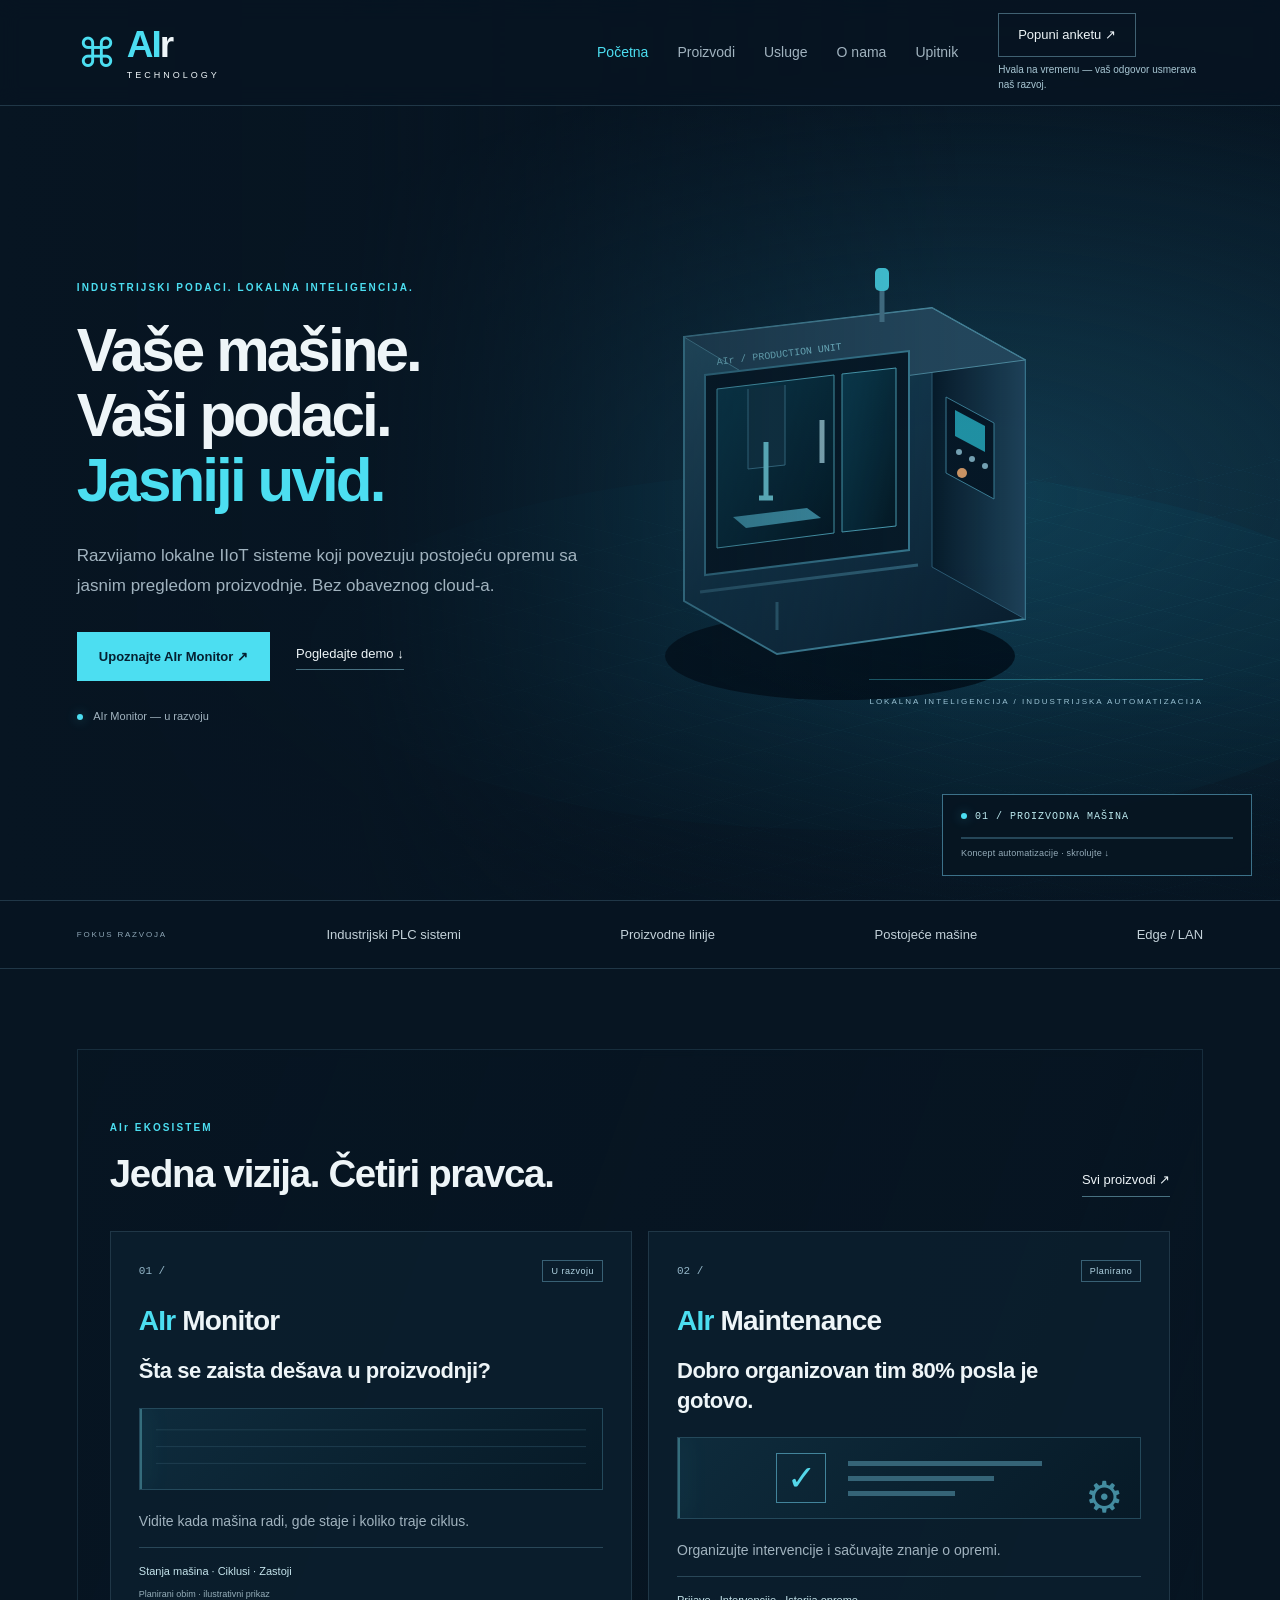
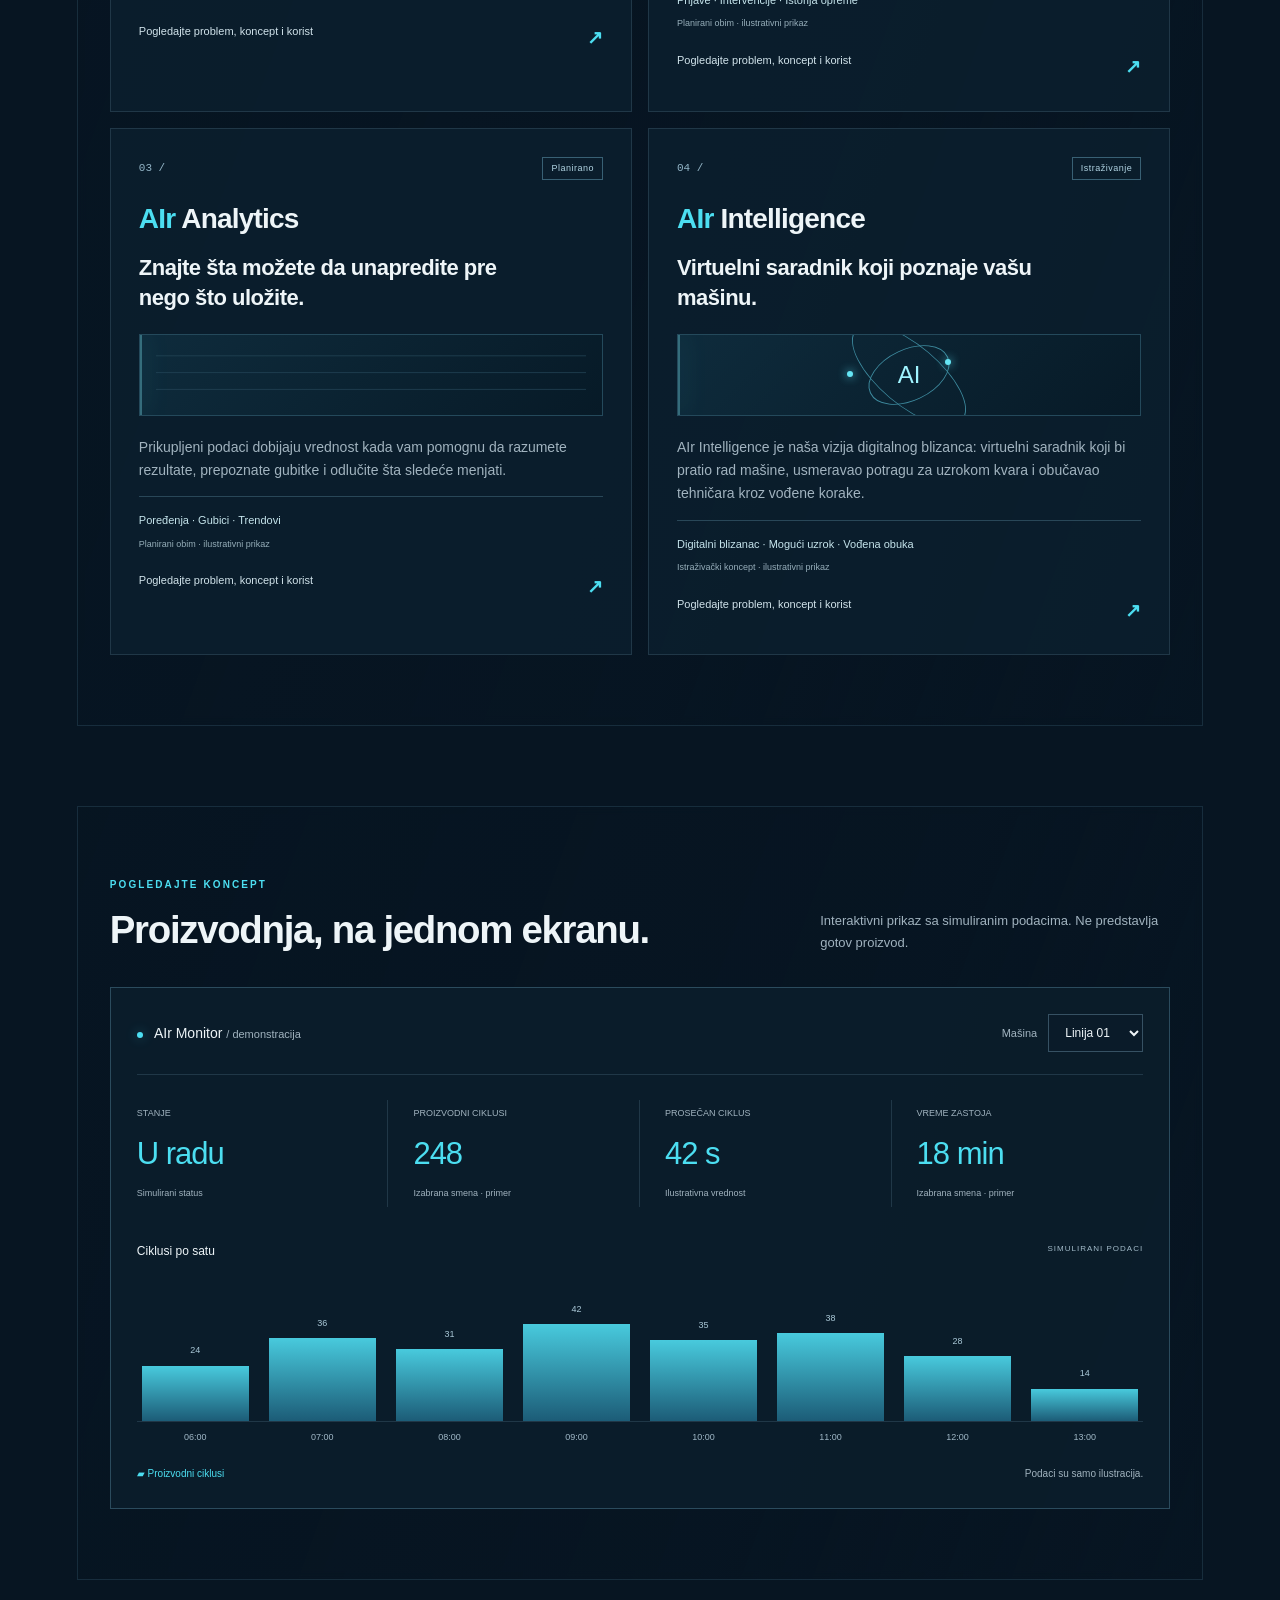
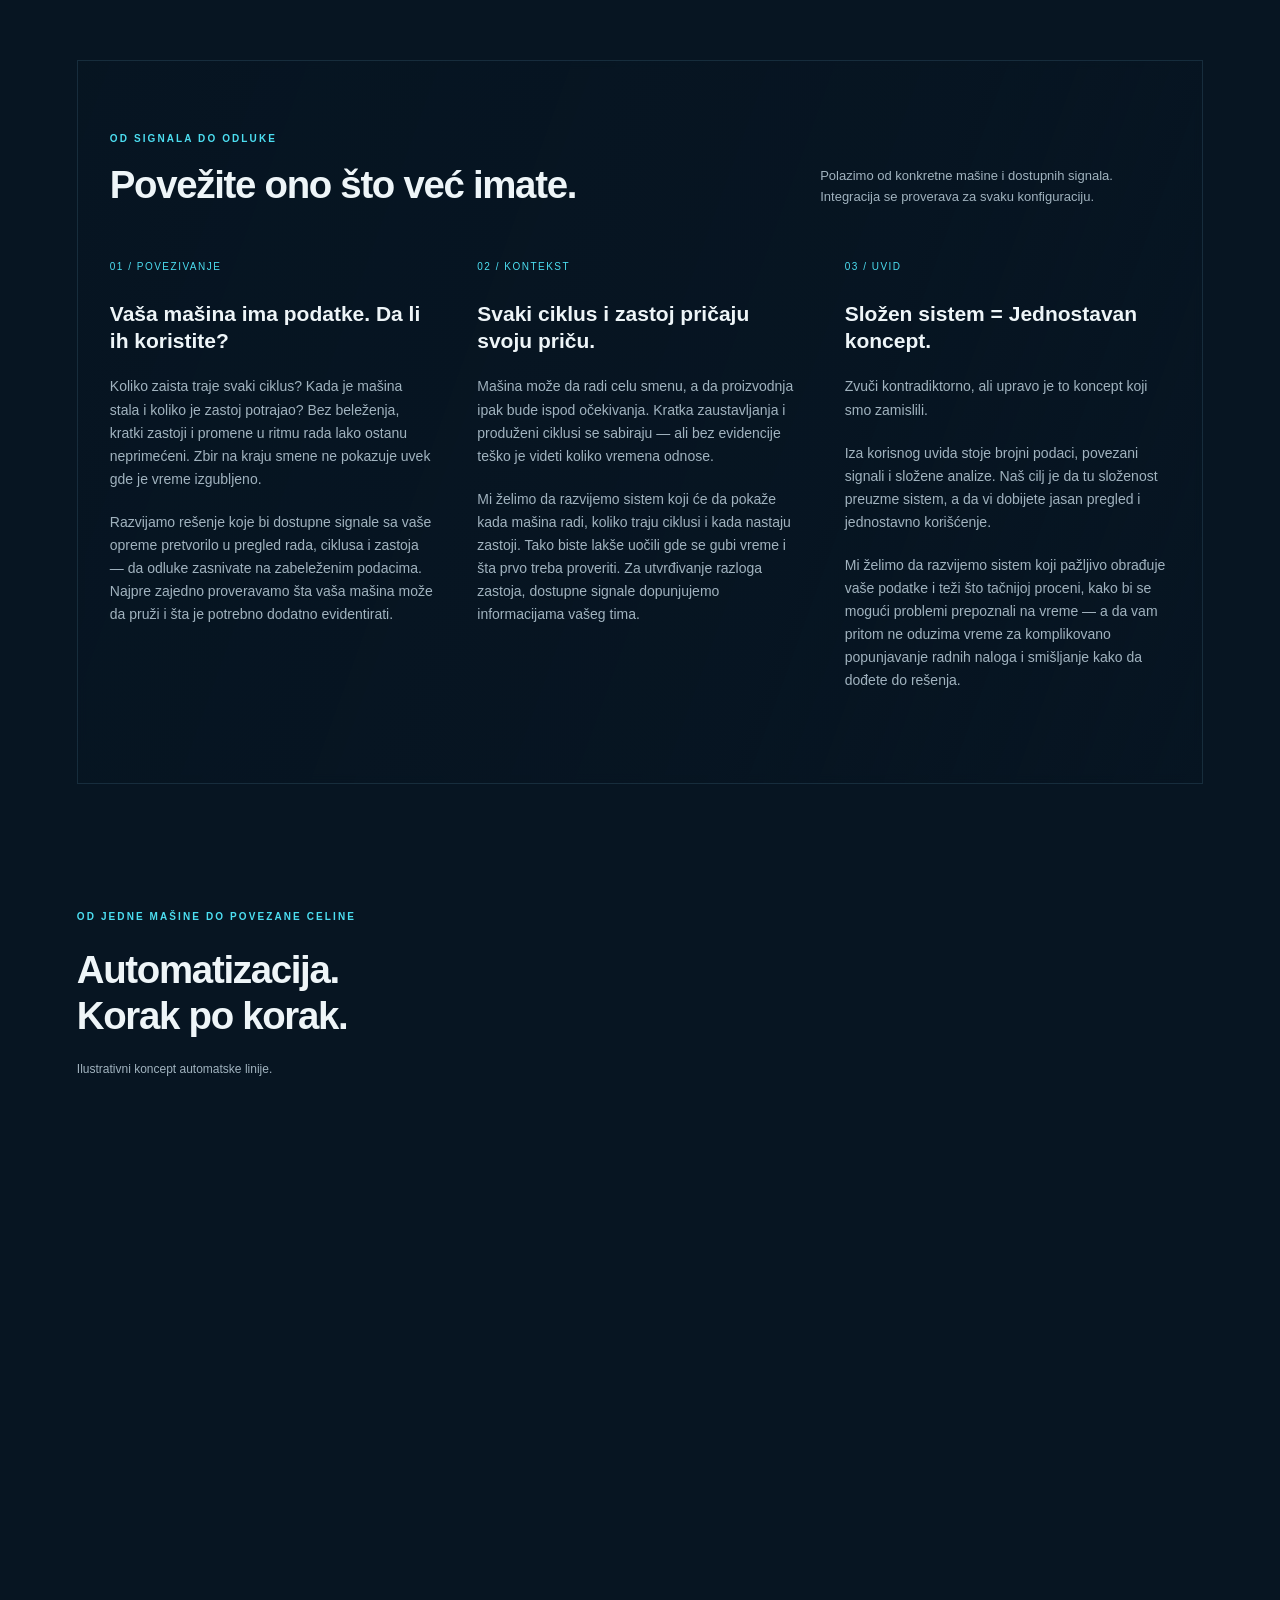
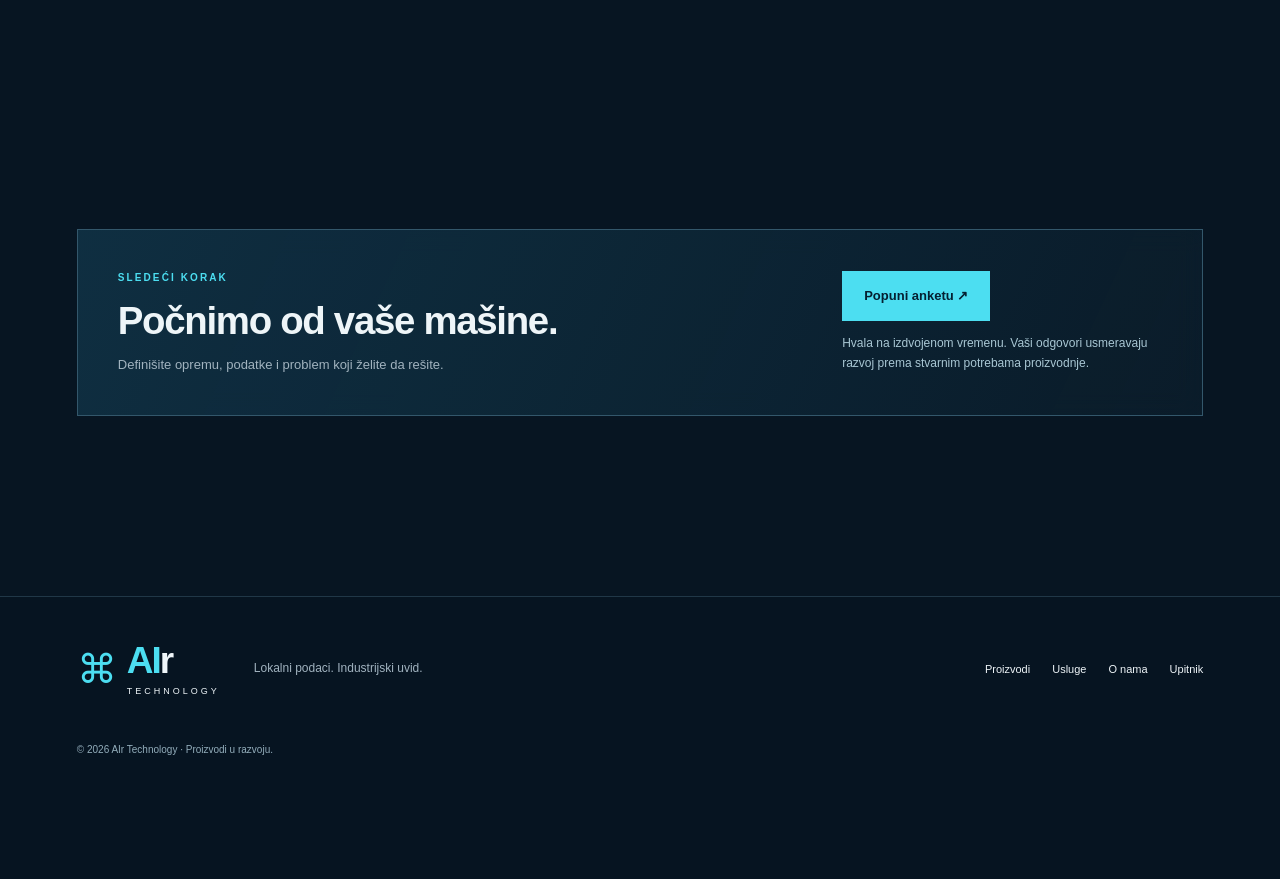
<file: index.html>
<!doctype html><html lang="sr-Latn"><head><meta charset="utf-8"><meta name="viewport" content="width=device-width,initial-scale=1"><meta name="description" content="AIr Technology — lokalni IIoT sistemi u razvoju za industrijske mašine i proizvodne linije. Integracija prema zahtevima pogona. Bez obaveznog cloud-a."><meta name="theme-color" content="#071522"><title>Lokalna inteligencija za industriju | AIr Technology</title><link rel="stylesheet" href="style.css"><link rel="stylesheet" href="module-themes.css"><script src="app.js" defer></script></head><body data-module="" class="factory-home"><div class="factory-background" aria-hidden="true">
<svg class="factory-svg" viewBox="0 0 1600 900" preserveAspectRatio="xMidYMid slice">
<defs>
 <linearGradient id="steel" x2="1" y2="1"><stop stop-color="#32647b"/><stop offset=".45" stop-color="#15394f"/><stop offset="1" stop-color="#0a1d2d"/></linearGradient>
 <linearGradient id="side" x2="1" y2="0"><stop stop-color="#071b2a"/><stop offset="1" stop-color="#21465e"/></linearGradient>
 <linearGradient id="glass" x2="1" y2="1"><stop stop-color="#0d4b61" stop-opacity=".8"/><stop offset="1" stop-color="#041621"/></linearGradient>
 <pattern id="factory-grid" width="80" height="40" patternUnits="userSpaceOnUse" patternTransform="matrix(1 .25 -1 .25 800 500)"><path d="M80 0H0V40" stroke="#39adc4" stroke-opacity=".14" fill="none"/></pattern>
 <pattern id="belt" width="28" height="18" patternUnits="userSpaceOnUse"><path d="M0 0V18" stroke="#69d5df" stroke-opacity=".55" stroke-width="3"/></pattern>
 <filter id="glow"><feGaussianBlur stdDeviation="4"/></filter>
 <g id="robot-unit" stroke-linejoin="round">
  <ellipse cx="0" cy="0" rx="65" ry="20" fill="#05101c"/>
  <path d="M-47-15V-44L0-63 47-44V-15L0 4Z" fill="url(#steel)" stroke="#58bed1"/>
  <path d="M-24-38V-95L0-111 24-95V-38L0-25Z" fill="url(#side)" stroke="#58bed1"/>
  <g class="robot-shoulder"><path d="M-17-84-53-191-26-210 22-105Z" fill="url(#steel)" stroke="#70dded" stroke-width="2"/>
   <circle cx="-39" cy="-199" r="24" fill="#14394f" stroke="#8eeaff" stroke-width="2"/><circle cx="-39" cy="-199" r="10" fill="#4cdef1"/>
   <g class="robot-elbow"><path d="M-45-219 59-266 78-235-26-180Z" fill="url(#steel)" stroke="#72d8ea" stroke-width="2"/>
    <circle cx="68" cy="-250" r="20" fill="#173e53" stroke="#80e2f4" stroke-width="2"/><circle cx="68" cy="-250" r="7" fill="#73ecfa"/>
    <path d="M80-259 116-220 101-201 56-235Z" fill="url(#steel)" stroke="#80e2f4"/><path d="m108-212 19 5 5 25-11 6-4-20-12-3m0 2-5 24 14 5" fill="none" stroke="#a4eef7" stroke-width="5"/>
   </g>
  </g>
  <circle cx="0" cy="-93" r="16" fill="#12384c" stroke="#8dedff" stroke-width="2"/><circle cx="0" cy="-93" r="6" fill="#72e6f5"/>
 </g>
 <g id="conveyor-unit">
  <path d="M0 0 300-35 355-5 55 31Z" fill="#102f42" stroke="#5cc6d7" stroke-width="2"/>
  <path d="M5 0 300-32 348-6 55 26Z" fill="url(#belt)"/>
  <path d="M0 0V24L55 55V31M55 55 355 18V-5" fill="url(#side)" stroke="#4a96ad"/>
  <path d="M35 45V100M78 51V106M310 24V79M338 21V75" stroke="#326179" stroke-width="10"/>
  <path class="belt-flow" d="m55 14 265-31" fill="none" stroke="#7fe9f5" stroke-width="2" stroke-dasharray="7 25"/>
 </g>
</defs>
<ellipse cx="1010" cy="650" rx="540" ry="180" fill="#159ab5" opacity=".06"/>
<path d="M0 590 1600 440V900H0Z" fill="url(#factory-grid)"/>
<g class="factory-part" data-stage=".55" data-from-x="0" data-from-y="-90">
 <path d="M565 690 850 760 1450 636" fill="none" stroke="#4cdef1" stroke-opacity=".5" stroke-width="2" stroke-dasharray="8 9"/>
 <g stroke="#2b677d" fill="#0a2334"><path d="M566 592V345L1445 250V550" fill="none" stroke-width="7"/><path d="M566 345 620 362 1490 270 1445 250"/><path d="M620 362V601M1490 270V564" fill="none" stroke-width="5"/></g>
 <g fill="#4cdef1"><circle cx="580" cy="348" r="4"/><circle cx="890" cy="312" r="4"/><circle cx="1190" cy="279" r="4"/><circle cx="1450" cy="254" r="4"/></g>
</g>
<g class="factory-part" data-stage=".38" data-from-x="-200" data-from-y="90"><g transform="translate(510 621)"><use href="#conveyor-unit"/><g class="workpiece"><path d="m120-28 35-4 22 13v30l-35 4-22-13Z" fill="#2a677c" stroke="#6adddf"/><path d="m120-28 22 14 35-5m-35 5v29" fill="none" stroke="#6adddf"/></g></g></g>
<g class="machine-core">
 <ellipse cx="1000" cy="656" rx="175" ry="44" fill="#020c14" opacity=".8"/>
 <path d="m844 337 248-29 93 52v259l-248 35-93-53Z" fill="url(#steel)" stroke="#4c98b1" stroke-width="2"/>
 <path d="m1092 308 93 52v259l-93-52Z" fill="url(#side)" stroke="#31627c"/>
 <path d="m844 337 248-29 93 52-248 33Z" fill="#274b61" stroke="#5595ab"/>
 <path d="M865 375 1069 351V550L865 575Z" fill="#081a27" stroke="#3e839b" stroke-width="2"/>
 <path d="m877 389 117-14v158l-117 15Z" fill="url(#glass)" stroke="#56b4ca"/>
 <path d="m1002 374 54-6v158l-54 6Z" fill="url(#glass)" stroke="#56b4ca"/>
 <path d="m982 420 0 43" stroke="#9bcad6" stroke-width="5"/>
 <path d="M908 389V469L945 465V385" fill="#13384a" stroke="#43829b"/>
 <path class="machine-tool" d="M926 442V498m-7 0h14" stroke="#7de6f4" stroke-width="5"/>
 <path d="m893 517 74-9 14 10-75 10Z" fill="#48a4bb"/>
 <path d="m1106 397 48 26v76l-48-26Z" fill="#071725" stroke="#41869f"/>
 <path d="m1115 410 30 16v26l-30-16Z" fill="#2cbfd4" opacity=".8"/>
 <g fill="#82b0c2"><circle cx="1119" cy="452" r="3"/><circle cx="1132" cy="459" r="3"/><circle cx="1145" cy="466" r="3"/></g>
 <circle cx="1122" cy="473" r="5" fill="#e2a16a"/>
 <path d="m860 592 218-27M937 602v28" stroke="#34687f" stroke-width="3"/>
 <path d="M1042 322V278" stroke="#4c7c92" stroke-width="5"/><rect x="1035" y="268" width="14" height="23" rx="5" fill="#4cdef1"/>
 <text x="877" y="365" fill="#89d7e7" font-size="10" font-family="monospace" transform="rotate(-7 877 365)">AIr / PRODUCTION UNIT</text>
</g>
<g class="factory-part" data-stage=".12" data-from-x="-130" data-from-y="100"><g transform="translate(740 700)"><use href="#robot-unit"/></g></g>
<g class="factory-part" data-stage=".52" data-from-x="240" data-from-y="80"><g transform="translate(1140 635)"><use href="#conveyor-unit"/></g></g>
<g class="factory-part" data-stage=".25" data-from-x="150" data-from-y="100"><g transform="translate(1390 605) scale(-.85 .85)"><use href="#robot-unit"/></g></g>
<g class="factory-part" data-stage=".65" data-from-x="80" data-from-y="80">
 <g transform="translate(1470 642)"><path d="m0 0 50-6 26 15v51l-50 6L0 51Z" fill="url(#steel)" stroke="#5ec9dd"/><path d="m5-24 39-4 22 13v25l-39 5L5 0Z" fill="#1a4960" stroke="#5ec9dd"/></g>
 <path class="line-signal" d="M604 715 856 780 1474 660" fill="none" stroke="#65e2ee" stroke-width="3" stroke-dasharray="12 28"/>
</g>
</svg>
<div class="factory-shade"></div>
</div>
<div class="factory-status" aria-hidden="true"><span class="dot"></span><span id="factory-stage-label">01 / PROIZVODNA MAŠINA</span><div class="factory-progress"><span></span></div><small>Koncept automatizacije · skrolujte ↓</small></div>

<a class="skip" href="#main">Pređi na sadržaj</a><header><a class="brand" href="index.html" aria-label="AIr Technology početna"><span class="brand-symbol">⌘</span><span><b><i>AI</i>r</b><small>TECHNOLOGY</small></span></a><button class="menu-toggle" aria-expanded="false" aria-controls="navigation" aria-label="Otvori navigaciju">☰</button><nav id="navigation" aria-label="Glavna navigacija"><a href="index.html" aria-current="page">Početna</a><a href="proizvodi.html" >Proizvodi</a><a href="usluge.html" >Usluge</a><a href="o-nama.html" >O nama</a><a href="upitnik.html" >Upitnik</a></nav><div class="survey-invite header-survey-invite"><a class="header-cta" href="upitnik.html">Popuni anketu ↗</a><span class="survey-invite-thanks">Hvala na vremenu — vaš odgovor usmerava naš razvoj.</span></div></header><main id="main"><section class="hero"><div><div class="eyebrow">INDUSTRIJSKI PODACI. LOKALNA INTELIGENCIJA.</div><h1>Vaše mašine.<br>Vaši podaci.<br><em>Jasniji uvid.</em></h1><p class="lead">Razvijamo lokalne IIoT sisteme koji povezuju postojeću opremu sa jasnim pregledom proizvodnje. Bez obaveznog cloud-a.</p><div class="actions"><a class="button" href="air-monitor.html">Upoznajte AIr Monitor ↗</a><a class="text-link" href="#demo">Pogledajte demo ↓</a></div><div class="hero-note"><i class="dot"></i> AIr Monitor — u razvoju</div></div><div class="factory-hero-space"><span>LOKALNA INTELIGENCIJA / INDUSTRIJSKA AUTOMATIZACIJA</span></div></section><div class="tech-strip"><span>FOKUS RAZVOJA</span><b>Industrijski PLC sistemi</b><b>Proizvodne linije</b><b>Postojeće mašine</b><b>Edge / LAN</b></div><section class="section"><div class="section-heading"><div><div class="eyebrow">AIr EKOSISTEM</div><h2>Jedna vizija. Četiri pravca.</h2></div><a class="text-link" href="proizvodi.html">Svi proizvodi ↗</a></div><div class="products"><a class="product benefit-card" href="air-monitor.html"><div class="row"><span class="num">01 /</span><span class="badge">U razvoju</span></div><h3><span>AIr</span> Monitor</h3><h4>Šta se zaista dešava u proizvodnji?</h4><div class="concept-visual visual-monitor mini" aria-hidden="true"><svg viewBox="0 0 440 100" preserveAspectRatio="none"><path d="M0 80H440M0 45H440M0 10H440" stroke="#244658" fill="none"/><path class="signal-line" d="M0 70H40V30H85V70H125V25H170V70H215V35H260V70H305V20H350V70H395V28H440" stroke="currentColor" stroke-width="3" fill="none"/></svg><span class="scan-light"></span></div><p>Vidite kada mašina radi, gde staje i koliko traje ciklus.</p><div class="card-deliverables">Stanja mašina · Ciklusi · Zastoji</div><span class="card-disclaimer">Planirani obim · ilustrativni prikaz</span><span class="more">Pogledajte problem, koncept i korist <b>↗</b></span></a><a class="product benefit-card" href="air-maintenance.html"><div class="row"><span class="num">02 /</span><span class="badge">Planirano</span></div><h3><span>AIr</span> Maintenance</h3><h4>Dobro organizovan tim 80% posla je gotovo.</h4><div class="concept-visual visual-maintenance mini" aria-hidden="true"><span class="task-mark">✓</span><div class="task-lines"><i></i><i></i><i></i></div><span class="gear-mark">⚙</span><span class="scan-light"></span></div><p>Organizujte intervencije i sačuvajte znanje o opremi.</p><div class="card-deliverables">Prijave · Intervencije · Istorija opreme</div><span class="card-disclaimer">Planirani obim · ilustrativni prikaz</span><span class="more">Pogledajte problem, koncept i korist <b>↗</b></span></a><a class="product benefit-card" href="air-analytics.html"><div class="row"><span class="num">03 /</span><span class="badge">Planirano</span></div><h3><span>AIr</span> Analytics</h3><h4>Znajte šta možete da unapredite pre nego što uložite.</h4><div class="concept-visual visual-analytics mini" aria-hidden="true"><svg viewBox="0 0 440 100" preserveAspectRatio="none"><path d="M0 80H440M0 45H440M0 10H440" stroke="#244658" fill="none"/><path class="signal-line" d="M0 85 45 75 80 80 120 52 160 60 205 35 250 45 290 20 340 30 390 12 440 18" stroke="currentColor" stroke-width="3" fill="none"/></svg><span class="scan-light"></span></div><p>Prikupljeni podaci dobijaju vrednost kada vam pomognu da razumete rezultate, prepoznate gubitke i odlučite šta sledeće menjati.</p><div class="card-deliverables">Poređenja · Gubici · Trendovi</div><span class="card-disclaimer">Planirani obim · ilustrativni prikaz</span><span class="more">Pogledajte problem, koncept i korist <b>↗</b></span></a><a class="product benefit-card" href="air-intelligence.html"><div class="row"><span class="num">04 /</span><span class="badge">Istraživanje</span></div><h3><span>AIr</span> Intelligence</h3><h4>Virtuelni saradnik koji poznaje vašu mašinu.</h4><div class="concept-visual visual-intelligence mini" aria-hidden="true"><span class="ai-orbit orbit-one"></span><span class="ai-orbit orbit-two"></span><b class="ai-core">AI</b><i class="ai-node node-one"></i><i class="ai-node node-two"></i><span class="scan-light"></span></div><p>AIr Intelligence je naša vizija digitalnog blizanca: virtuelni saradnik koji bi pratio rad mašine, usmeravao potragu za uzrokom kvara i obučavao tehničara kroz vođene korake.</p><div class="card-deliverables">Digitalni blizanac · Mogući uzrok · Vođena obuka</div><span class="card-disclaimer">Istraživački koncept · ilustrativni prikaz</span><span class="more">Pogledajte problem, koncept i korist <b>↗</b></span></a></div></section><section class="section" id="demo"><div class="section-heading"><div><div class="eyebrow">POGLEDAJTE KONCEPT</div><h2>Proizvodnja, na jednom ekranu.</h2></div><p>Interaktivni prikaz sa simuliranim podacima. Ne predstavlja gotov proizvod.</p></div><div class="dashboard"><div class="dash-head"><div><i class="dot"></i> AIr Monitor <span class="muted">/ demonstracija</span></div><label>Mašina <select id="machine"><option value="0">Linija 01</option><option value="1">Presa 02</option><option value="2">Ćelija 03</option></select></label></div><div class="metrics" aria-live="polite"><div><small>STANJE</small><strong id="state"></strong><span>Simulirani status</span></div><div><small>PROIZVODNI CIKLUSI</small><strong id="cycles"></strong><span>Izabrana smena · primer</span></div><div><small>PROSEČAN CIKLUS</small><strong id="cycle"></strong><span>Ilustrativna vrednost</span></div><div><small>VREME ZASTOJA</small><strong id="stop"></strong><span>Izabrana smena · primer</span></div></div><div class="chart-title">Ciklusi po satu <span>SIMULIRANI PODACI</span></div><div class="bars" id="bars" aria-label="Simulirani ciklusi po satu"></div><div class="legend"><span>▰ Proizvodni ciklusi</span><span>Podaci su samo ilustracija.</span></div></div></section><section class="section"><div class="section-heading"><div><div class="eyebrow">OD SIGNALA DO ODLUKE</div><h2>Povežite ono što već imate.</h2></div><p>Polazimo od konkretne mašine i dostupnih signala. Integracija se proverava za svaku konfiguraciju.</p></div><div class="steps"><article><span>01 / POVEZIVANJE</span><h3>Vaša mašina ima podatke. Da li ih koristite?</h3><p>Koliko zaista traje svaki ciklus? Kada je mašina stala i koliko je zastoj potrajao? Bez beleženja, kratki zastoji i promene u ritmu rada lako ostanu neprimećeni. Zbir na kraju smene ne pokazuje uvek gde je vreme izgubljeno.</p><p>Razvijamo rešenje koje bi dostupne signale sa vaše opreme pretvorilo u pregled rada, ciklusa i zastoja — da odluke zasnivate na zabeleženim podacima. Najpre zajedno proveravamo šta vaša mašina može da pruži i šta je potrebno dodatno evidentirati.</p></article><article><span>02 / KONTEKST</span><h3>Svaki ciklus i zastoj pričaju svoju priču.</h3><p>Mašina može da radi celu smenu, a da proizvodnja ipak bude ispod očekivanja. Kratka zaustavljanja i produženi ciklusi se sabiraju — ali bez evidencije teško je videti koliko vremena odnose.</p><p>Mi želimo da razvijemo sistem koji će da pokaže kada mašina radi, koliko traju ciklusi i kada nastaju zastoji. Tako biste lakše uočili gde se gubi vreme i šta prvo treba proveriti. Za utvrđivanje razloga zastoja, dostupne signale dopunjujemo informacijama vašeg tima.</p></article><article><span>03 / UVID</span><h3>Složen sistem = Jednostavan koncept.</h3><p>Zvuči kontradiktorno, ali upravo je to koncept koji smo zamislili.</p><p>Iza korisnog uvida stoje brojni podaci, povezani signali i složene analize. Naš cilj je da tu složenost preuzme sistem, a da vi dobijete jasan pregled i jednostavno korišćenje.</p><p>Mi želimo da razvijemo sistem koji pažljivo obrađuje vaše podatke i teži što tačnijoj proceni, kako bi se mogući problemi prepoznali na vreme — a da vam pritom ne oduzima vreme za komplikovano popunjavanje radnih naloga i smišljanje kako da dođete do rešenja.</p></article></div></section><section class="factory-finale"><div class="eyebrow">OD JEDNE MAŠINE DO POVEZANE CELINE</div><h2>Automatizacija.<br>Korak po korak.</h2><p>Ilustrativni koncept automatske linije.</p></section><section class="cta"><div><div class="eyebrow">SLEDEĆI KORAK</div><h2>Počnimo od vaše mašine.</h2><p>Definišite opremu, podatke i problem koji želite da rešite.</p></div><div class="survey-invite"><a class="button" href="upitnik.html">Popuni anketu ↗</a><p class="survey-invite-thanks">Hvala na izdvojenom vremenu. Vaši odgovori usmeravaju razvoj prema stvarnim potrebama proizvodnje.</p></div></section></main><footer><a class="brand" href="index.html"><span class="brand-symbol">⌘</span><span><b><i>AI</i>r</b><small>TECHNOLOGY</small></span></a><p>Lokalni podaci. Industrijski uvid.</p><div><a href="proizvodi.html">Proizvodi</a><a href="usluge.html">Usluge</a><a href="o-nama.html">O nama</a><a href="upitnik.html">Upitnik</a></div><small>© 2026 AIr Technology · Proizvodi u razvoju.</small></footer></body></html>
</file>
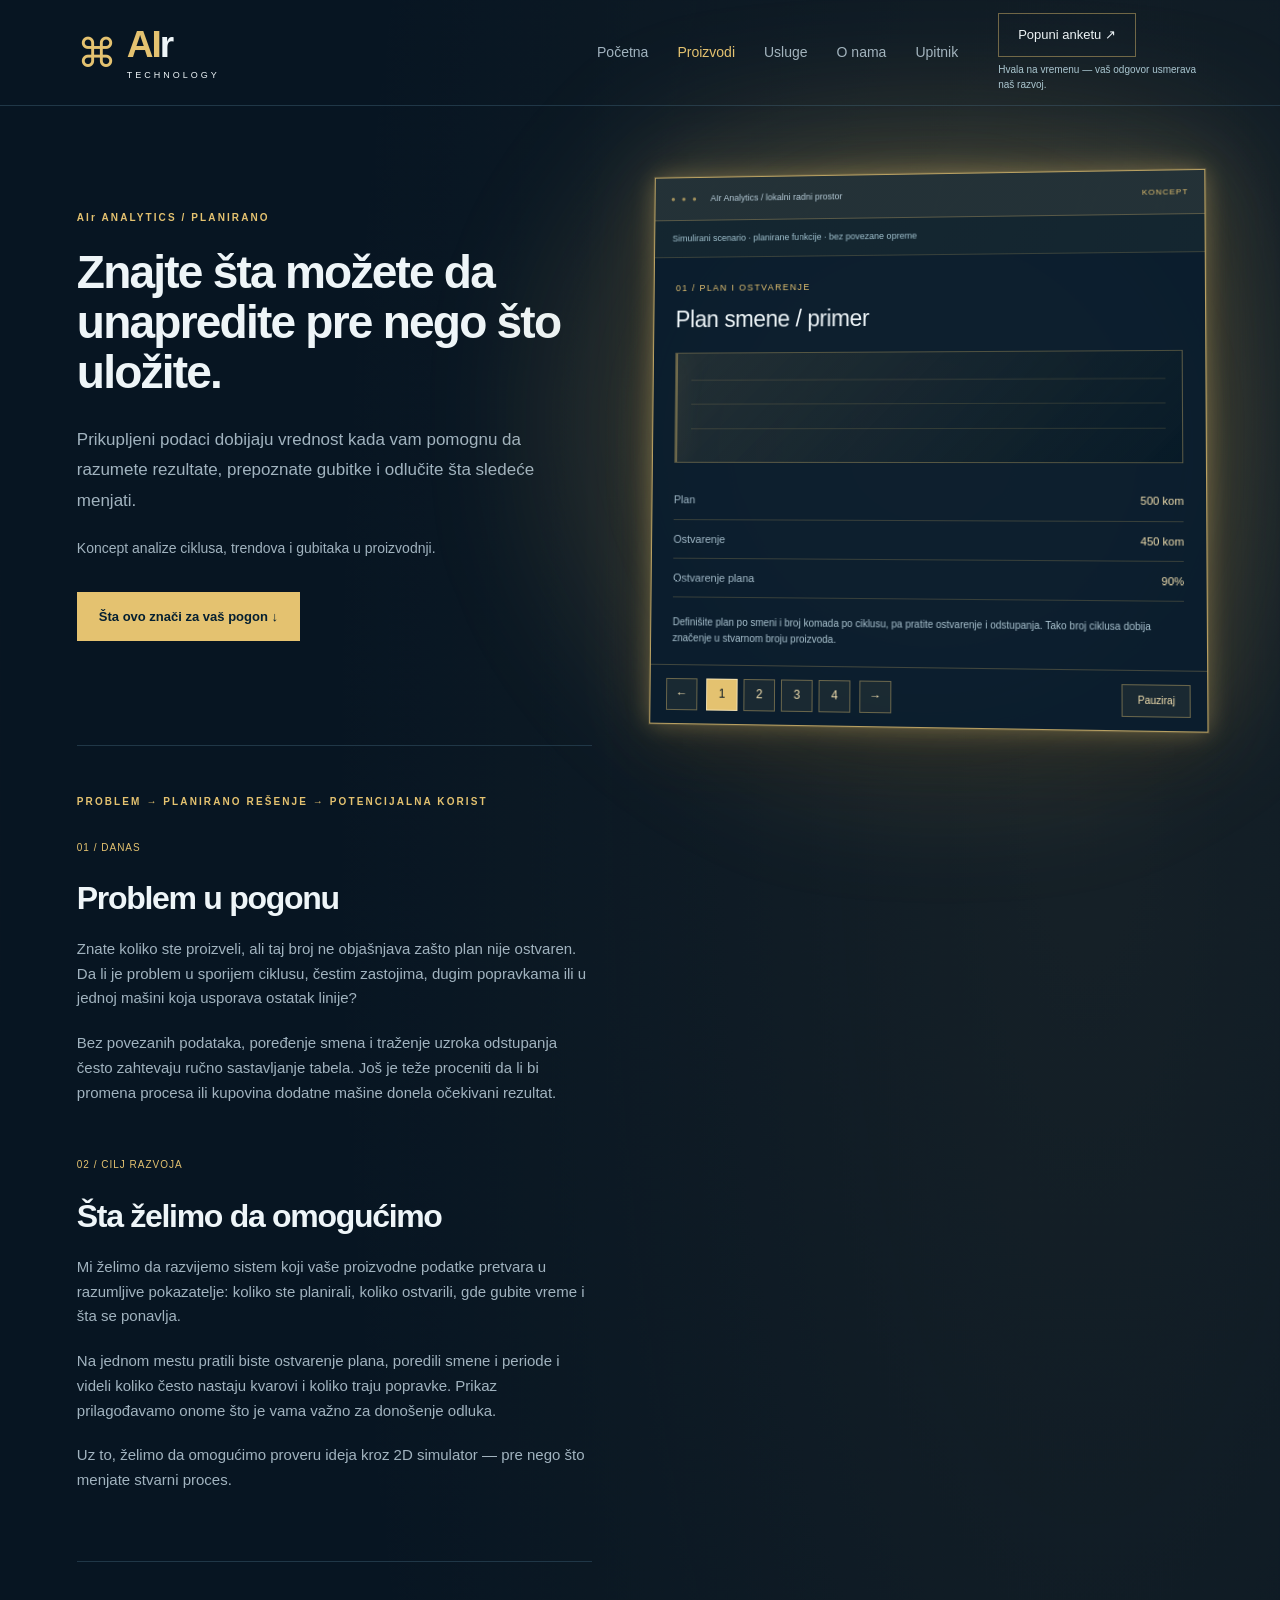
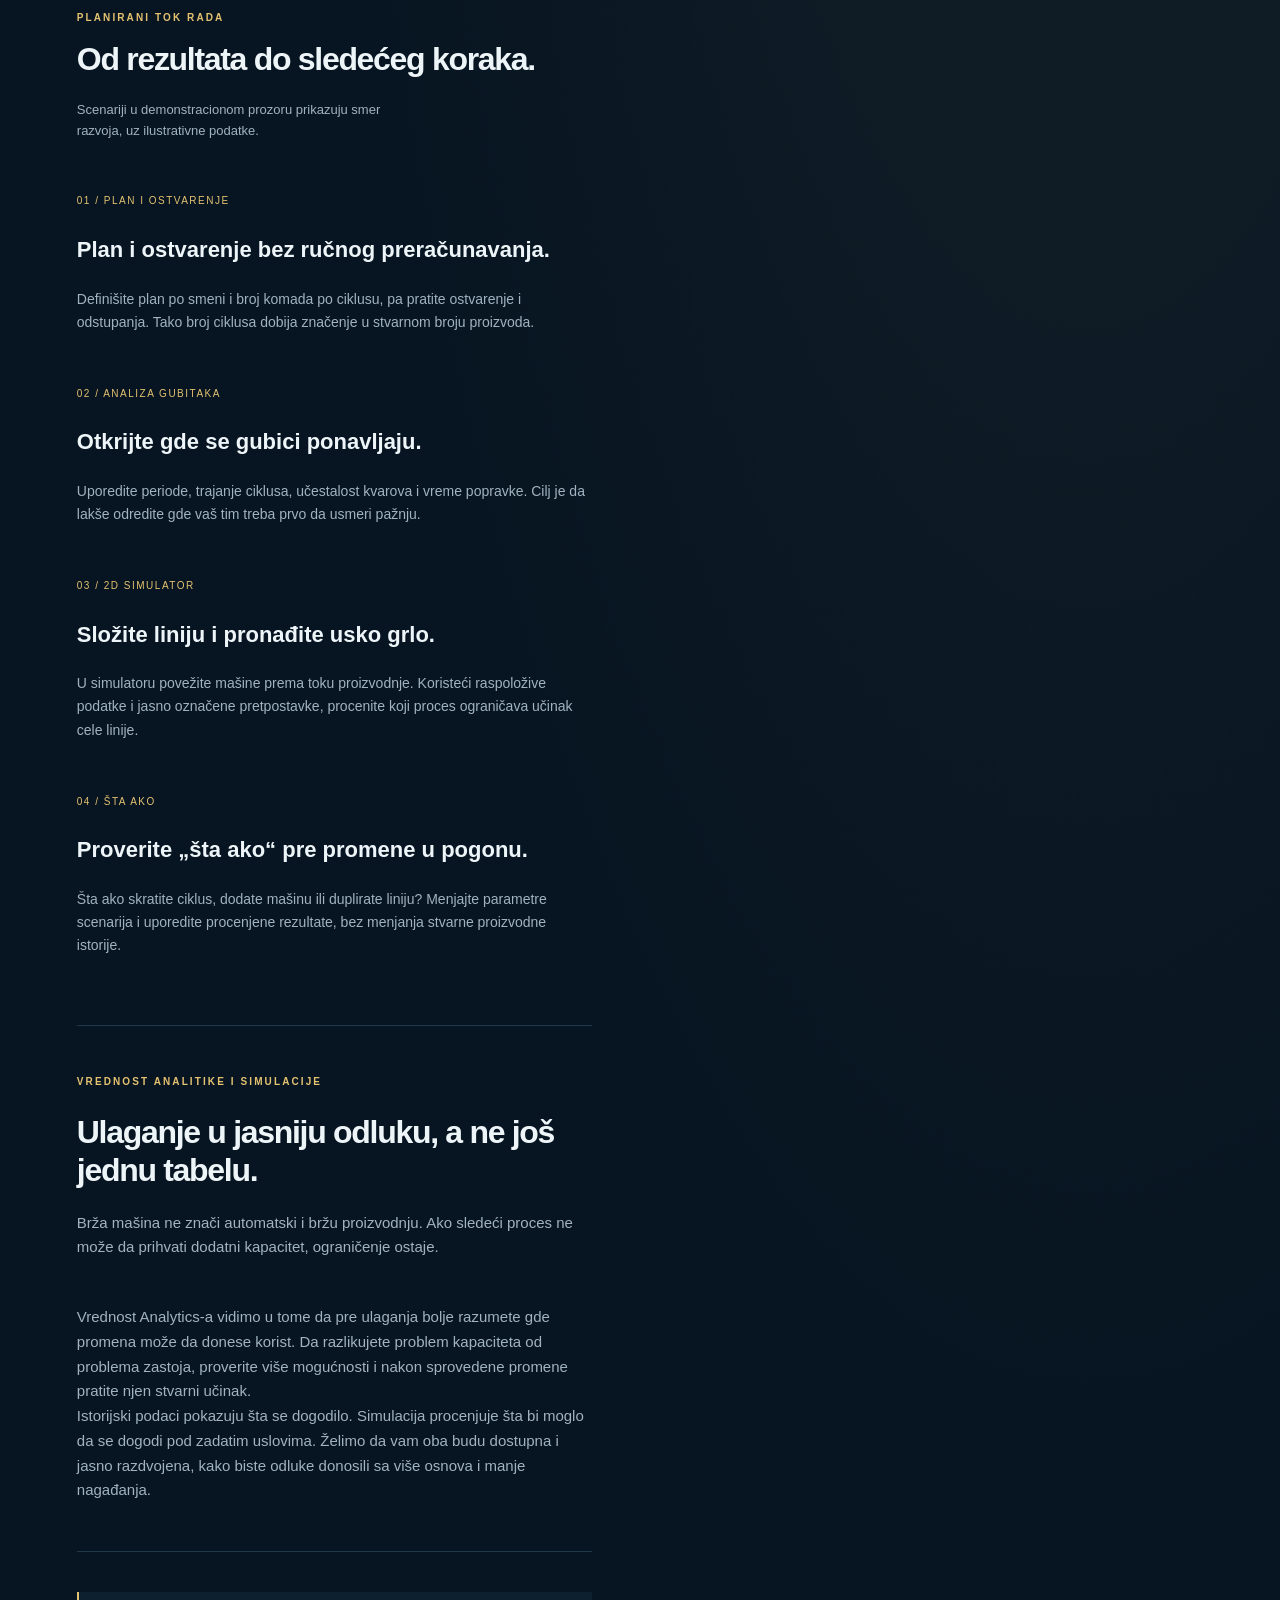
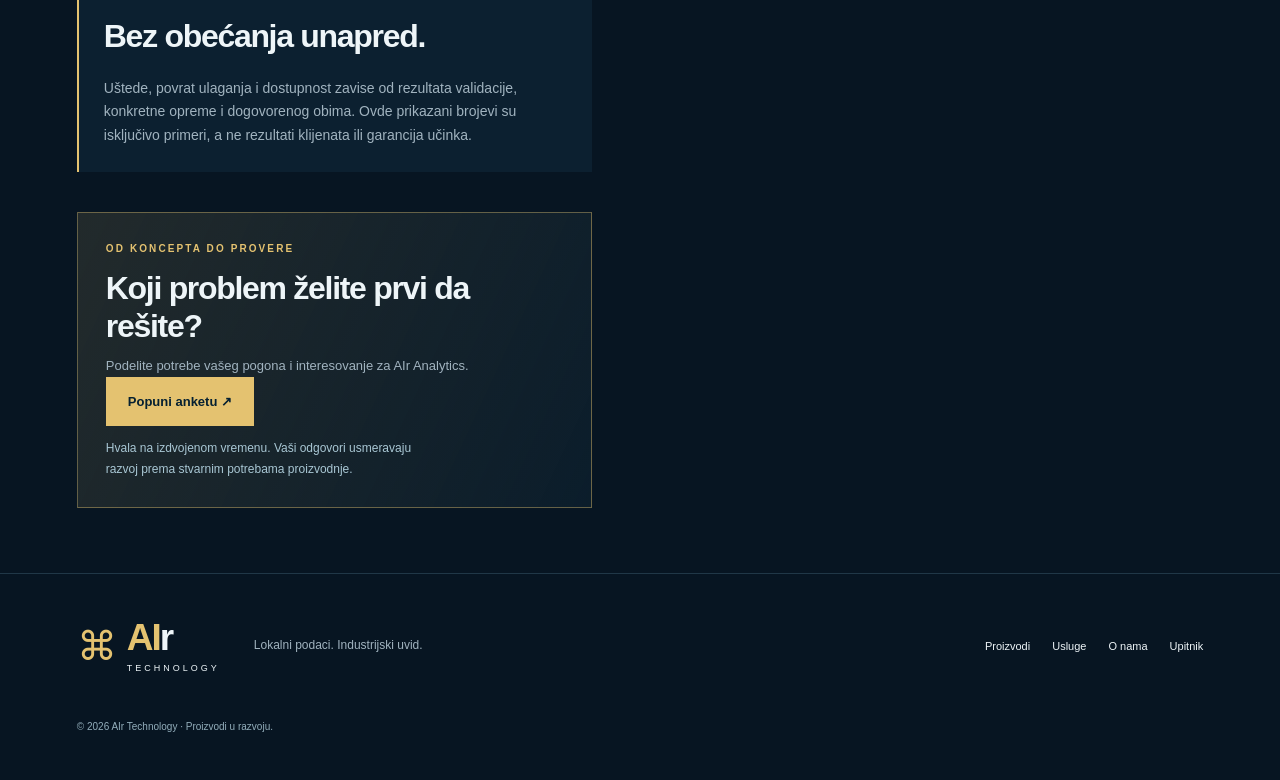
<file: air-analytics.html>
<!doctype html><html lang="sr-Latn"><head><meta charset="utf-8"><meta name="viewport" content="width=device-width,initial-scale=1"><meta name="description" content="AIr Technology — lokalni IIoT sistemi u razvoju za industrijske mašine i proizvodne linije. Integracija prema zahtevima pogona. Bez obaveznog cloud-a."><meta name="theme-color" content="#071522"><title>AIr Analytics | AIr Technology</title><link rel="stylesheet" href="style.css"><link rel="stylesheet" href="module-themes.css"><script src="app.js" defer></script></head><body data-module="analytics" class=""><a class="skip" href="#main">Pređi na sadržaj</a><header><a class="brand" href="index.html" aria-label="AIr Technology početna"><span class="brand-symbol">⌘</span><span><b><i>AI</i>r</b><small>TECHNOLOGY</small></span></a><button class="menu-toggle" aria-expanded="false" aria-controls="navigation" aria-label="Otvori navigaciju">☰</button><nav id="navigation" aria-label="Glavna navigacija"><a href="index.html" >Početna</a><a href="proizvodi.html" aria-current="page">Proizvodi</a><a href="usluge.html" >Usluge</a><a href="o-nama.html" >O nama</a><a href="upitnik.html" >Upitnik</a></nav><div class="survey-invite header-survey-invite"><a class="header-cta" href="upitnik.html">Popuni anketu ↗</a><span class="survey-invite-thanks">Hvala na vremenu — vaš odgovor usmerava naš razvoj.</span></div></header><main id="main"><div class="product-follow-layout"><div class="product-reading"><section class="product-story-hero"><div class="product-story-copy"><div class="eyebrow">AIr ANALYTICS / PLANIRANO</div><h1>Znajte šta možete da unapredite pre nego što uložite.</h1><p class="lead">Prikupljeni podaci dobijaju vrednost kada vam pomognu da razumete rezultate, prepoznate gubitke i odlučite šta sledeće menjati.</p><p>Koncept analize ciklusa, trendova i gubitaka u proizvodnji.</p><a class="button" href="#vrednost">Šta ovo znači za vaš pogon ↓</a></div></section><section class="section value-story" id="vrednost"><div class="eyebrow">PROBLEM → PLANIRANO REŠENJE → POTENCIJALNA KORIST</div><div class="value-grid"><article><span>01 / DANAS</span><h2>Problem u pogonu</h2><p>Znate koliko ste proizveli, ali taj broj ne objašnjava zašto plan nije ostvaren. Da li je problem u sporijem ciklusu, čestim zastojima, dugim popravkama ili u jednoj mašini koja usporava ostatak linije?</p><p>Bez povezanih podataka, poređenje smena i traženje uzroka odstupanja često zahtevaju ručno sastavljanje tabela. Još je teže proceniti da li bi promena procesa ili kupovina dodatne mašine donela očekivani rezultat.</p></article><article><span>02 / CILJ RAZVOJA</span><h2>Šta želimo da omogućimo</h2><p>Mi želimo da razvijemo sistem koji vaše proizvodne podatke pretvara u razumljive pokazatelje: koliko ste planirali, koliko ostvarili, gde gubite vreme i šta se ponavlja.</p><p>Na jednom mestu pratili biste ostvarenje plana, poredili smene i periode i videli koliko često nastaju kvarovi i koliko traju popravke. Prikaz prilagođavamo onome što je vama važno za donošenje odluka.</p><p>Uz to, želimo da omogućimo proveru ideja kroz 2D simulator — pre nego što menjate stvarni proces.</p></article></div></section><section class="section"><div class="section-heading"><div><div class="eyebrow">PLANIRANI TOK RADA</div><h2>Od rezultata do sledećeg koraka.</h2></div><p>Scenariji u demonstracionom prozoru prikazuju smer razvoja, uz ilustrativne podatke.</p></div><div class="steps product-workflow"><article><span>01 / PLAN I OSTVARENJE</span><h3>Plan i ostvarenje bez ručnog preračunavanja.</h3><p>Definišite plan po smeni i broj komada po ciklusu, pa pratite ostvarenje i odstupanja. Tako broj ciklusa dobija značenje u stvarnom broju proizvoda.</p></article><article><span>02 / ANALIZA GUBITAKA</span><h3>Otkrijte gde se gubici ponavljaju.</h3><p>Uporedite periode, trajanje ciklusa, učestalost kvarova i vreme popravke. Cilj je da lakše odredite gde vaš tim treba prvo da usmeri pažnju.</p></article><article><span>03 / 2D SIMULATOR</span><h3>Složite liniju i pronađite usko grlo.</h3><p>U simulatoru povežite mašine prema toku proizvodnje. Koristeći raspoložive podatke i jasno označene pretpostavke, procenite koji proces ograničava učinak cele linije.</p></article><article><span>04 / ŠTA AKO</span><h3>Proverite „šta ako“ pre promene u pogonu.</h3><p>Šta ako skratite ciklus, dodate mašinu ili duplirate liniju? Menjajte parametre scenarija i uporedite procenjene rezultate, bez menjanja stvarne proizvodne istorije.</p></article></div></section><section class="investment section"><div><div class="eyebrow">VREDNOST ANALITIKE I SIMULACIJE</div><h2>Ulaganje u jasniju odluku, a ne još jednu tabelu.</h2><p>Brža mašina ne znači automatski i bržu proizvodnju. Ako sledeći proces ne može da prihvati dodatni kapacitet, ograničenje ostaje.</p></div><div class="pilot-points"><p>Vrednost Analytics-a vidimo u tome da pre ulaganja bolje razumete gde promena može da donese korist. Da razlikujete problem kapaciteta od problema zastoja, proverite više mogućnosti i nakon sprovedene promene pratite njen stvarni učinak.</p><p>Istorijski podaci pokazuju šta se dogodilo. Simulacija procenjuje šta bi moglo da se dogodi pod zadatim uslovima. Želimo da vam oba budu dostupna i jasno razdvojena, kako biste odluke donosili sa više osnova i manje nagađanja.</p></div></section><section class="notice"><h2>Bez obećanja unapred.</h2><p>Uštede, povrat ulaganja i dostupnost zavise od rezultata validacije, konkretne opreme i dogovorenog obima. Ovde prikazani brojevi su isključivo primeri, a ne rezultati klijenata ili garancija učinka.</p></section><section class="cta"><div><div class="eyebrow">OD KONCEPTA DO PROVERE</div><h2>Koji problem želite prvi da rešite?</h2><p>Podelite potrebe vašeg pogona i interesovanje za AIr Analytics.</p></div><div class="survey-invite"><a class="button" href="upitnik.html?proizvod=analytics">Popuni anketu ↗</a><p class="survey-invite-thanks">Hvala na izdvojenom vremenu. Vaši odgovori usmeravaju razvoj prema stvarnim potrebama proizvodnje.</p></div></section></div><aside class="product-follow-window" aria-label="Prateći prikaz planiranih funkcija"><div class="product-window-backdrop"><section class="function-window" data-showcase aria-label="Demonstracija koncepta AIr Analytics"><div class="window-chrome"><span class="window-dots">● ● ●</span><span>AIr Analytics / lokalni radni prostor</span><span class="window-demo">KONCEPT</span></div><div class="window-disclaimer">Simulirani scenario · planirane funkcije · bez povezane opreme</div><div class="showcase-slides"><div class="showcase-slide" data-slide ><div class="window-section-label">01 / Plan i ostvarenje</div><h3>Plan smene / primer</h3><div class="concept-visual visual-analytics " aria-hidden="true"><svg viewBox="0 0 440 100" preserveAspectRatio="none"><path d="M0 80H440M0 45H440M0 10H440" stroke="#244658" fill="none"/><path class="signal-line" d="M0 85 45 75 80 80 120 52 160 60 205 35 250 45 290 20 340 30 390 12 440 18" stroke="currentColor" stroke-width="3" fill="none"/></svg><span class="scan-light"></span></div><div class="scenario-rows"><div><span>Plan</span><strong>500 kom</strong></div><div><span>Ostvarenje</span><strong>450 kom</strong></div><div><span>Ostvarenje plana</span><strong>90%</strong></div></div><p class="scenario-note">Definišite plan po smeni i broj komada po ciklusu, pa pratite ostvarenje i odstupanja. Tako broj ciklusa dobija značenje u stvarnom broju proizvoda.</p></div><div class="showcase-slide" data-slide hidden><div class="window-section-label">02 / Analiza gubitaka</div><h3>Zastoji / primer</h3><div class="concept-visual visual-analytics " aria-hidden="true"><svg viewBox="0 0 440 100" preserveAspectRatio="none"><path d="M0 80H440M0 45H440M0 10H440" stroke="#244658" fill="none"/><path class="signal-line" d="M0 85 45 75 80 80 120 52 160 60 205 35 250 45 290 20 340 30 390 12 440 18" stroke="currentColor" stroke-width="3" fill="none"/></svg><span class="scan-light"></span></div><div class="scenario-rows"><div><span>Čekanje materijala</span><strong>32 min</strong></div><div><span>Podešavanje</span><strong>18 min</strong></div><div><span>Ostalo</span><strong>9 min</strong></div></div><p class="scenario-note">Uporedite periode, trajanje ciklusa, učestalost kvarova i vreme popravke. Cilj je da lakše odredite gde vaš tim treba prvo da usmeri pažnju.</p></div><div class="showcase-slide" data-slide hidden><div class="window-section-label">03 / 2D simulator</div><h3>Tok procesa / scenario</h3><div class="concept-visual visual-analytics " aria-hidden="true"><svg viewBox="0 0 440 100" preserveAspectRatio="none"><path d="M0 80H440M0 45H440M0 10H440" stroke="#244658" fill="none"/><path class="signal-line" d="M0 85 45 75 80 80 120 52 160 60 205 35 250 45 290 20 340 30 390 12 440 18" stroke="currentColor" stroke-width="3" fill="none"/></svg><span class="scan-light"></span></div><div class="scenario-rows"><div><span>Proces 1</span><strong>30 s / ciklus</strong></div><div><span>Proces 2</span><strong>60 s / ciklus</strong></div><div><span>Ograničenje scenarija</span><strong>Proces 2</strong></div></div><p class="scenario-note">U simulatoru povežite mašine prema toku proizvodnje. Koristeći raspoložive podatke i jasno označene pretpostavke, procenite koji proces ograničava učinak cele linije.</p></div><div class="showcase-slide" data-slide hidden><div class="window-section-label">04 / Šta ako</div><h3>Poređenje / procena</h3><div class="concept-visual visual-analytics " aria-hidden="true"><svg viewBox="0 0 440 100" preserveAspectRatio="none"><path d="M0 80H440M0 45H440M0 10H440" stroke="#244658" fill="none"/><path class="signal-line" d="M0 85 45 75 80 80 120 52 160 60 205 35 250 45 290 20 340 30 390 12 440 18" stroke="currentColor" stroke-width="3" fill="none"/></svg><span class="scan-light"></span></div><div class="scenario-rows"><div><span>Izmena scenarija</span><strong>Dodatna nezavisna linija</strong></div><div><span>Osnova</span><strong>Podaci i pretpostavke</strong></div><div><span>Istorija proizvodnje</span><strong>Ostaje neizmenjena</strong></div></div><p class="scenario-note">Šta ako skratite ciklus, dodate mašinu ili duplirate liniju? Menjajte parametre scenarija i uporedite procenjene rezultate, bez menjanja stvarne proizvodne istorije.</p></div></div><div class="showcase-controls"><button type="button" data-direction="-1" aria-label="Prethodni scenario">←</button><div class="scenario-dots" role="group" aria-label="Izbor scenarija"><button type="button" data-index="0" aria-label="Plan i ostvarenje" aria-pressed="true">1</button><button type="button" data-index="1" aria-label="Analiza gubitaka" aria-pressed="false">2</button><button type="button" data-index="2" aria-label="2D simulator" aria-pressed="false">3</button><button type="button" data-index="3" aria-label="Šta ako" aria-pressed="false">4</button></div><button type="button" data-direction="1" aria-label="Sledeći scenario">→</button><button class="playback" type="button" data-pause aria-pressed="false">Pauziraj</button></div><span class="sr-only" data-announcement role="status"></span></section></div></aside></div></main><footer><a class="brand" href="index.html"><span class="brand-symbol">⌘</span><span><b><i>AI</i>r</b><small>TECHNOLOGY</small></span></a><p>Lokalni podaci. Industrijski uvid.</p><div><a href="proizvodi.html">Proizvodi</a><a href="usluge.html">Usluge</a><a href="o-nama.html">O nama</a><a href="upitnik.html">Upitnik</a></div><small>© 2026 AIr Technology · Proizvodi u razvoju.</small></footer></body></html>
</file>
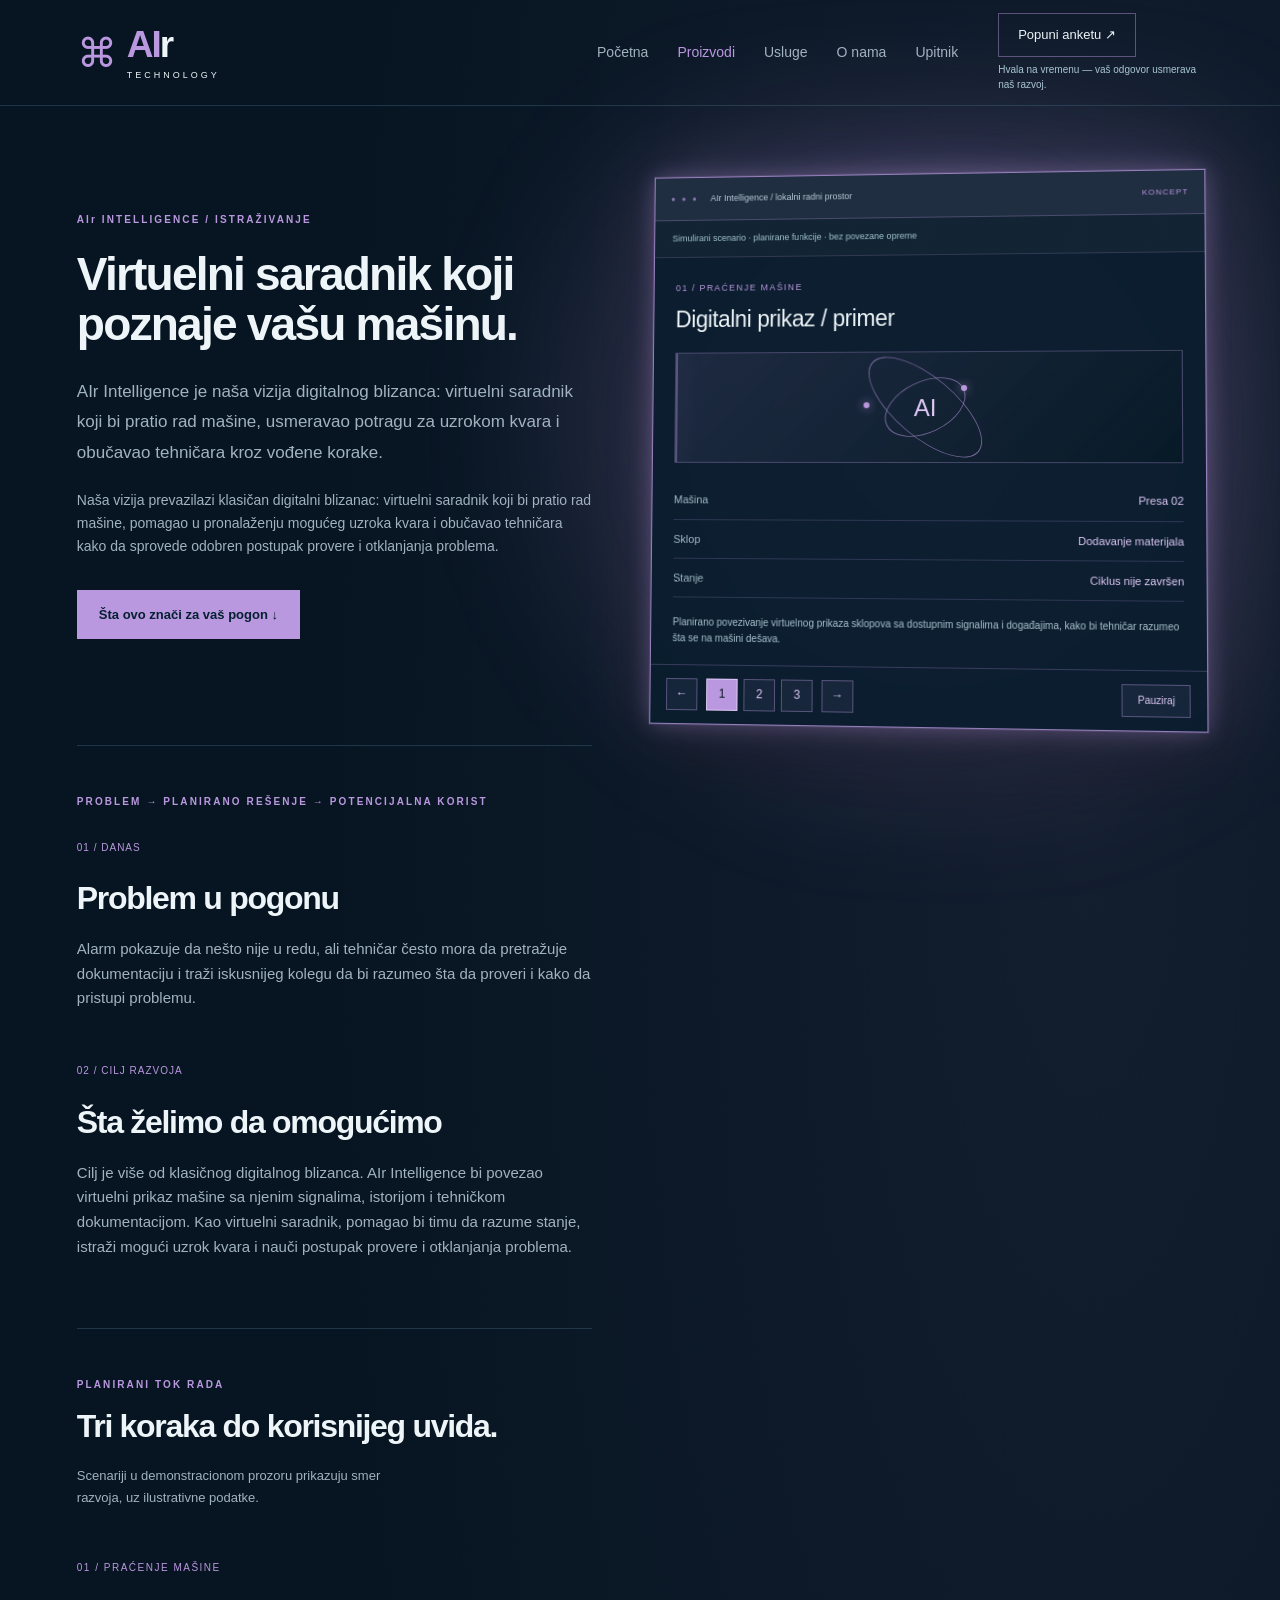
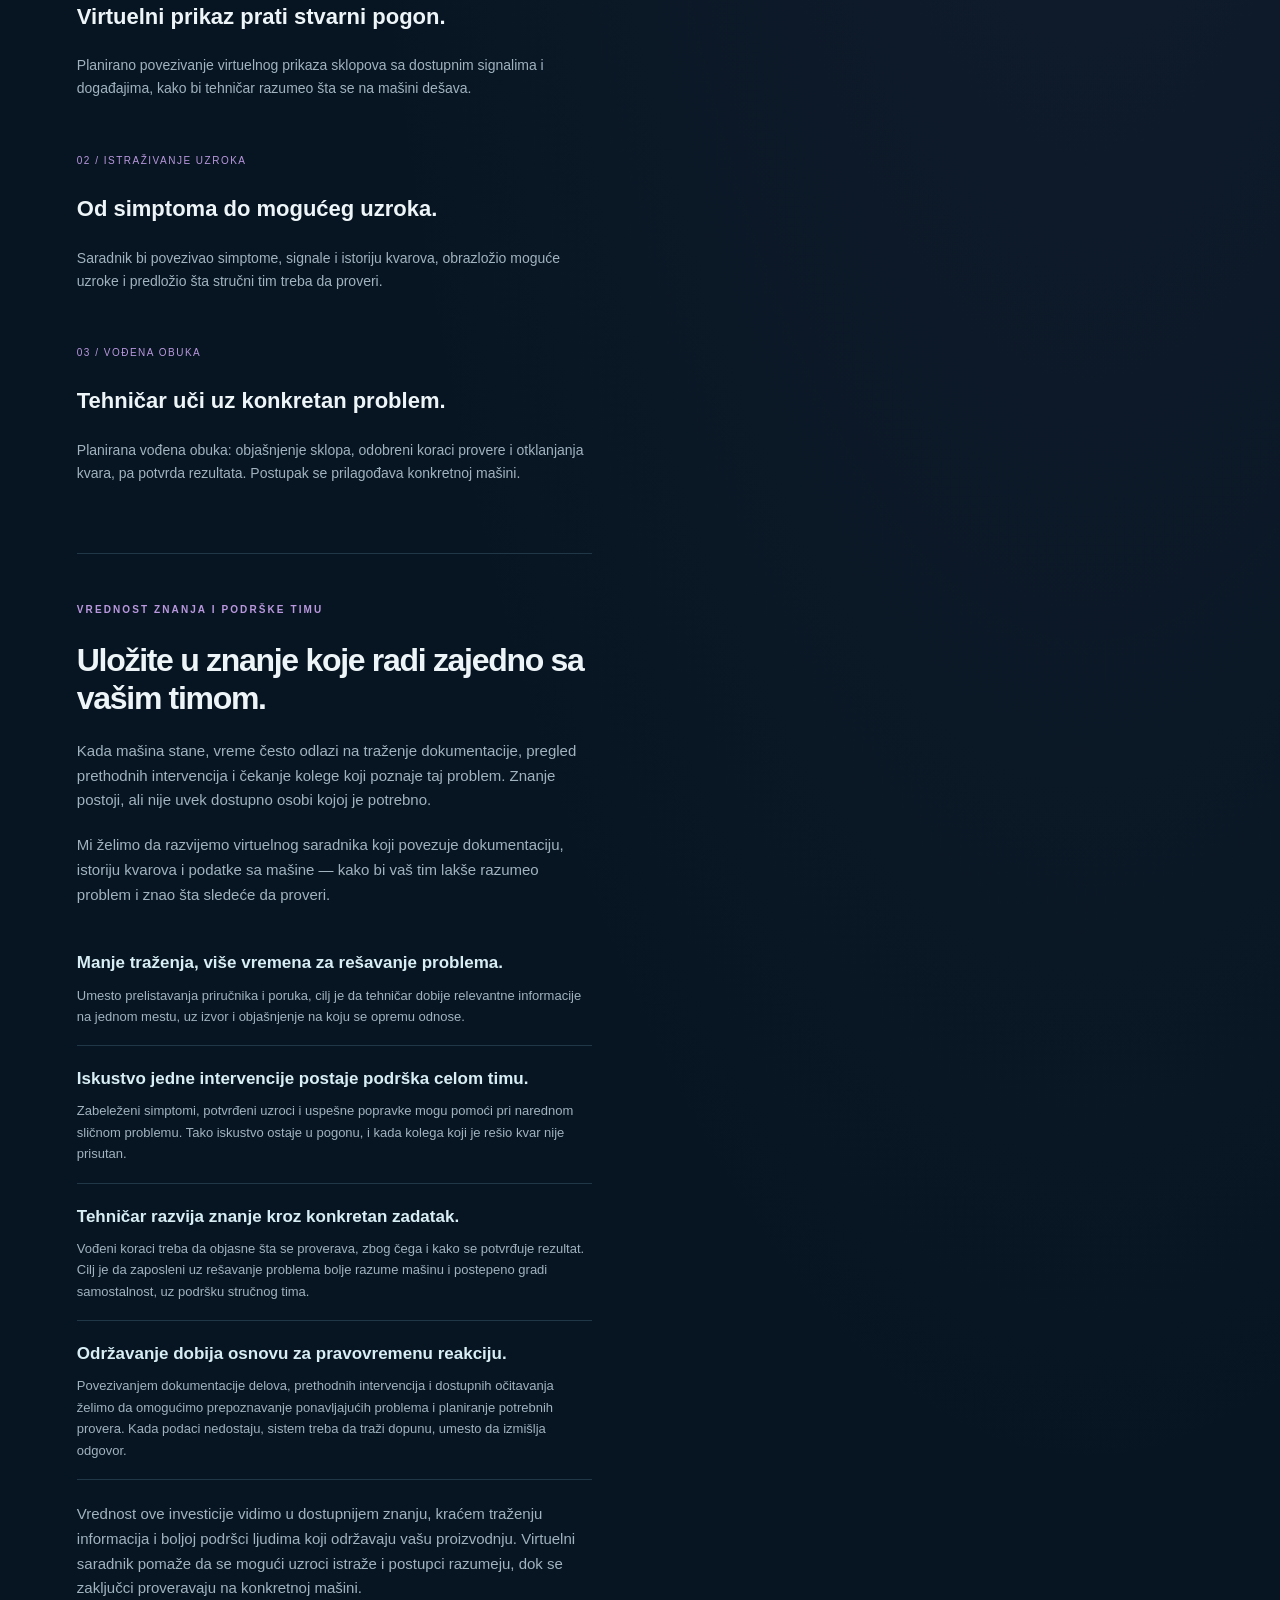
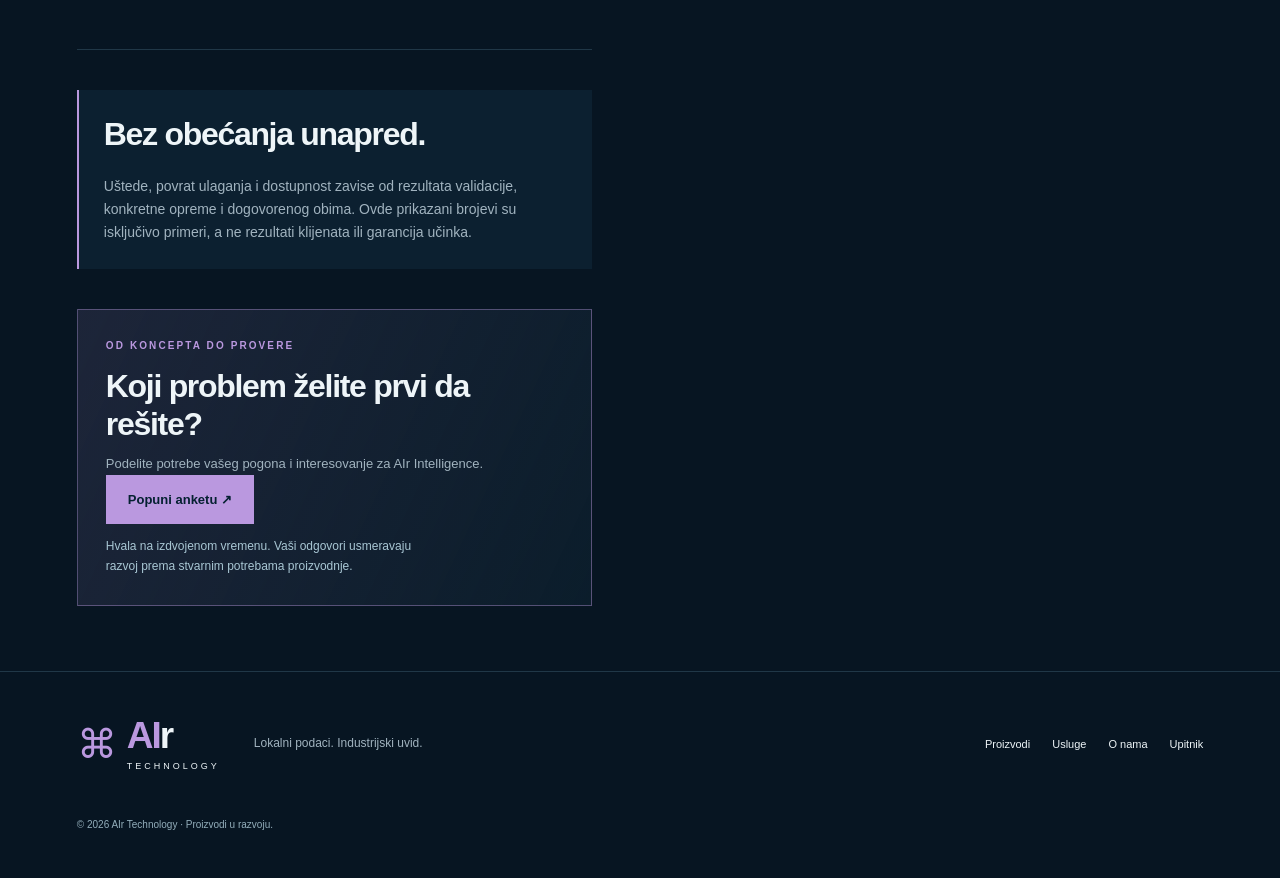
<file: air-intelligence.html>
<!doctype html><html lang="sr-Latn"><head><meta charset="utf-8"><meta name="viewport" content="width=device-width,initial-scale=1"><meta name="description" content="AIr Technology — lokalni IIoT sistemi u razvoju za industrijske mašine i proizvodne linije. Integracija prema zahtevima pogona. Bez obaveznog cloud-a."><meta name="theme-color" content="#071522"><title>AIr Intelligence | AIr Technology</title><link rel="stylesheet" href="style.css"><link rel="stylesheet" href="module-themes.css"><script src="app.js" defer></script></head><body data-module="intelligence" class=""><a class="skip" href="#main">Pređi na sadržaj</a><header><a class="brand" href="index.html" aria-label="AIr Technology početna"><span class="brand-symbol">⌘</span><span><b><i>AI</i>r</b><small>TECHNOLOGY</small></span></a><button class="menu-toggle" aria-expanded="false" aria-controls="navigation" aria-label="Otvori navigaciju">☰</button><nav id="navigation" aria-label="Glavna navigacija"><a href="index.html" >Početna</a><a href="proizvodi.html" aria-current="page">Proizvodi</a><a href="usluge.html" >Usluge</a><a href="o-nama.html" >O nama</a><a href="upitnik.html" >Upitnik</a></nav><div class="survey-invite header-survey-invite"><a class="header-cta" href="upitnik.html">Popuni anketu ↗</a><span class="survey-invite-thanks">Hvala na vremenu — vaš odgovor usmerava naš razvoj.</span></div></header><main id="main"><div class="product-follow-layout"><div class="product-reading"><section class="product-story-hero"><div class="product-story-copy"><div class="eyebrow">AIr INTELLIGENCE / ISTRAŽIVANJE</div><h1>Virtuelni saradnik koji poznaje vašu mašinu.</h1><p class="lead">AIr Intelligence je naša vizija digitalnog blizanca: virtuelni saradnik koji bi pratio rad mašine, usmeravao potragu za uzrokom kvara i obučavao tehničara kroz vođene korake.</p><p>Naša vizija prevazilazi klasičan digitalni blizanac: virtuelni saradnik koji bi pratio rad mašine, pomagao u pronalaženju mogućeg uzroka kvara i obučavao tehničara kako da sprovede odobren postupak provere i otklanjanja problema.</p><a class="button" href="#vrednost">Šta ovo znači za vaš pogon ↓</a></div></section><section class="section value-story" id="vrednost"><div class="eyebrow">PROBLEM → PLANIRANO REŠENJE → POTENCIJALNA KORIST</div><div class="value-grid"><article><span>01 / DANAS</span><h2>Problem u pogonu</h2><p>Alarm pokazuje da nešto nije u redu, ali tehničar često mora da pretražuje dokumentaciju i traži iskusnijeg kolegu da bi razumeo šta da proveri i kako da pristupi problemu.</p></article><article><span>02 / CILJ RAZVOJA</span><h2>Šta želimo da omogućimo</h2><p>Cilj je više od klasičnog digitalnog blizanca. AIr Intelligence bi povezao virtuelni prikaz mašine sa njenim signalima, istorijom i tehničkom dokumentacijom. Kao virtuelni saradnik, pomagao bi timu da razume stanje, istraži mogući uzrok kvara i nauči postupak provere i otklanjanja problema.</p></article></div></section><section class="section"><div class="section-heading"><div><div class="eyebrow">PLANIRANI TOK RADA</div><h2>Tri koraka do korisnijeg uvida.</h2></div><p>Scenariji u demonstracionom prozoru prikazuju smer razvoja, uz ilustrativne podatke.</p></div><div class="steps product-workflow"><article><span>01 / PRAĆENJE MAŠINE</span><h3>Virtuelni prikaz prati stvarni pogon.</h3><p>Planirano povezivanje virtuelnog prikaza sklopova sa dostupnim signalima i događajima, kako bi tehničar razumeo šta se na mašini dešava.</p></article><article><span>02 / ISTRAŽIVANJE UZROKA</span><h3>Od simptoma do mogućeg uzroka.</h3><p>Saradnik bi povezivao simptome, signale i istoriju kvarova, obrazložio moguće uzroke i predložio šta stručni tim treba da proveri.</p></article><article><span>03 / VOĐENA OBUKA</span><h3>Tehničar uči uz konkretan problem.</h3><p>Planirana vođena obuka: objašnjenje sklopa, odobreni koraci provere i otklanjanja kvara, pa potvrda rezultata. Postupak se prilagođava konkretnoj mašini.</p></article></div></section><section class="investment section"><div><div class="eyebrow">VREDNOST ZNANJA I PODRŠKE TIMU</div><h2>Uložite u znanje koje radi zajedno sa vašim timom.</h2><p>Kada mašina stane, vreme često odlazi na traženje dokumentacije, pregled prethodnih intervencija i čekanje kolege koji poznaje taj problem. Znanje postoji, ali nije uvek dostupno osobi kojoj je potrebno.</p><p>Mi želimo da razvijemo virtuelnog saradnika koji povezuje dokumentaciju, istoriju kvarova i podatke sa mašine — kako bi vaš tim lakše razumeo problem i znao šta sledeće da proveri.</p></div><div class="pilot-points"><article><h3>Manje traženja, više vremena za rešavanje problema.</h3><p>Umesto prelistavanja priručnika i poruka, cilj je da tehničar dobije relevantne informacije na jednom mestu, uz izvor i objašnjenje na koju se opremu odnose.</p></article><article><h3>Iskustvo jedne intervencije postaje podrška celom timu.</h3><p>Zabeleženi simptomi, potvrđeni uzroci i uspešne popravke mogu pomoći pri narednom sličnom problemu. Tako iskustvo ostaje u pogonu, i kada kolega koji je rešio kvar nije prisutan.</p></article><article><h3>Tehničar razvija znanje kroz konkretan zadatak.</h3><p>Vođeni koraci treba da objasne šta se proverava, zbog čega i kako se potvrđuje rezultat. Cilj je da zaposleni uz rešavanje problema bolje razume mašinu i postepeno gradi samostalnost, uz podršku stručnog tima.</p></article><article><h3>Održavanje dobija osnovu za pravovremenu reakciju.</h3><p>Povezivanjem dokumentacije delova, prethodnih intervencija i dostupnih očitavanja želimo da omogućimo prepoznavanje ponavljajućih problema i planiranje potrebnih provera. Kada podaci nedostaju, sistem treba da traži dopunu, umesto da izmišlja odgovor.</p></article><p>Vrednost ove investicije vidimo u dostupnijem znanju, kraćem traženju informacija i boljoj podršci ljudima koji održavaju vašu proizvodnju. Virtuelni saradnik pomaže da se mogući uzroci istraže i postupci razumeju, dok se zaključci proveravaju na konkretnoj mašini.</p></div></section><section class="notice"><h2>Bez obećanja unapred.</h2><p>Uštede, povrat ulaganja i dostupnost zavise od rezultata validacije, konkretne opreme i dogovorenog obima. Ovde prikazani brojevi su isključivo primeri, a ne rezultati klijenata ili garancija učinka.</p></section><section class="cta"><div><div class="eyebrow">OD KONCEPTA DO PROVERE</div><h2>Koji problem želite prvi da rešite?</h2><p>Podelite potrebe vašeg pogona i interesovanje za AIr Intelligence.</p></div><div class="survey-invite"><a class="button" href="upitnik.html?proizvod=intelligence">Popuni anketu ↗</a><p class="survey-invite-thanks">Hvala na izdvojenom vremenu. Vaši odgovori usmeravaju razvoj prema stvarnim potrebama proizvodnje.</p></div></section></div><aside class="product-follow-window" aria-label="Prateći prikaz planiranih funkcija"><div class="product-window-backdrop"><section class="function-window" data-showcase aria-label="Demonstracija koncepta AIr Intelligence"><div class="window-chrome"><span class="window-dots">● ● ●</span><span>AIr Intelligence / lokalni radni prostor</span><span class="window-demo">KONCEPT</span></div><div class="window-disclaimer">Simulirani scenario · planirane funkcije · bez povezane opreme</div><div class="showcase-slides"><div class="showcase-slide" data-slide ><div class="window-section-label">01 / Praćenje mašine</div><h3>Digitalni prikaz / primer</h3><div class="concept-visual visual-intelligence " aria-hidden="true"><span class="ai-orbit orbit-one"></span><span class="ai-orbit orbit-two"></span><b class="ai-core">AI</b><i class="ai-node node-one"></i><i class="ai-node node-two"></i><span class="scan-light"></span></div><div class="scenario-rows"><div><span>Mašina</span><strong>Presa 02</strong></div><div><span>Sklop</span><strong>Dodavanje materijala</strong></div><div><span>Stanje</span><strong>Ciklus nije završen</strong></div></div><p class="scenario-note">Planirano povezivanje virtuelnog prikaza sklopova sa dostupnim signalima i događajima, kako bi tehničar razumeo šta se na mašini dešava.</p></div><div class="showcase-slide" data-slide hidden><div class="window-section-label">02 / Istraživanje uzroka</div><h3>Mogući uzrok / scenario</h3><div class="concept-visual visual-intelligence " aria-hidden="true"><span class="ai-orbit orbit-one"></span><span class="ai-orbit orbit-two"></span><b class="ai-core">AI</b><i class="ai-node node-one"></i><i class="ai-node node-two"></i><span class="scan-light"></span></div><div class="scenario-rows"><div><span>Simptom</span><strong>Nedostaje potvrda položaja</strong></div><div><span>Hipoteza</span><strong>Signal senzora / za proveru</strong></div><div><span>Sledeći korak</span><strong>Uporediti dostupne zapise</strong></div></div><p class="scenario-note">Saradnik bi povezivao simptome, signale i istoriju kvarova, obrazložio moguće uzroke i predložio šta stručni tim treba da proveri.</p></div><div class="showcase-slide" data-slide hidden><div class="window-section-label">03 / Vođena obuka</div><h3>Virtuelni saradnik / primer</h3><div class="concept-visual visual-intelligence " aria-hidden="true"><span class="ai-orbit orbit-one"></span><span class="ai-orbit orbit-two"></span><b class="ai-core">AI</b><i class="ai-node node-one"></i><i class="ai-node node-two"></i><span class="scan-light"></span></div><div class="scenario-rows"><div><span>1 · Razumevanje</span><strong>Objasni ulogu sklopa</strong></div><div><span>2 · Postupak</span><strong>Prikaži odobreno uputstvo</strong></div><div><span>3 · Potvrda</span><strong>Tehničar beleži rezultat</strong></div></div><p class="scenario-note">Planirana vođena obuka: objašnjenje sklopa, odobreni koraci provere i otklanjanja kvara, pa potvrda rezultata. Postupak se prilagođava konkretnoj mašini.</p></div></div><div class="showcase-controls"><button type="button" data-direction="-1" aria-label="Prethodni scenario">←</button><div class="scenario-dots" role="group" aria-label="Izbor scenarija"><button type="button" data-index="0" aria-label="Praćenje mašine" aria-pressed="true">1</button><button type="button" data-index="1" aria-label="Istraživanje uzroka" aria-pressed="false">2</button><button type="button" data-index="2" aria-label="Vođena obuka" aria-pressed="false">3</button></div><button type="button" data-direction="1" aria-label="Sledeći scenario">→</button><button class="playback" type="button" data-pause aria-pressed="false">Pauziraj</button></div><span class="sr-only" data-announcement role="status"></span></section></div></aside></div></main><footer><a class="brand" href="index.html"><span class="brand-symbol">⌘</span><span><b><i>AI</i>r</b><small>TECHNOLOGY</small></span></a><p>Lokalni podaci. Industrijski uvid.</p><div><a href="proizvodi.html">Proizvodi</a><a href="usluge.html">Usluge</a><a href="o-nama.html">O nama</a><a href="upitnik.html">Upitnik</a></div><small>© 2026 AIr Technology · Proizvodi u razvoju.</small></footer></body></html>
</file>
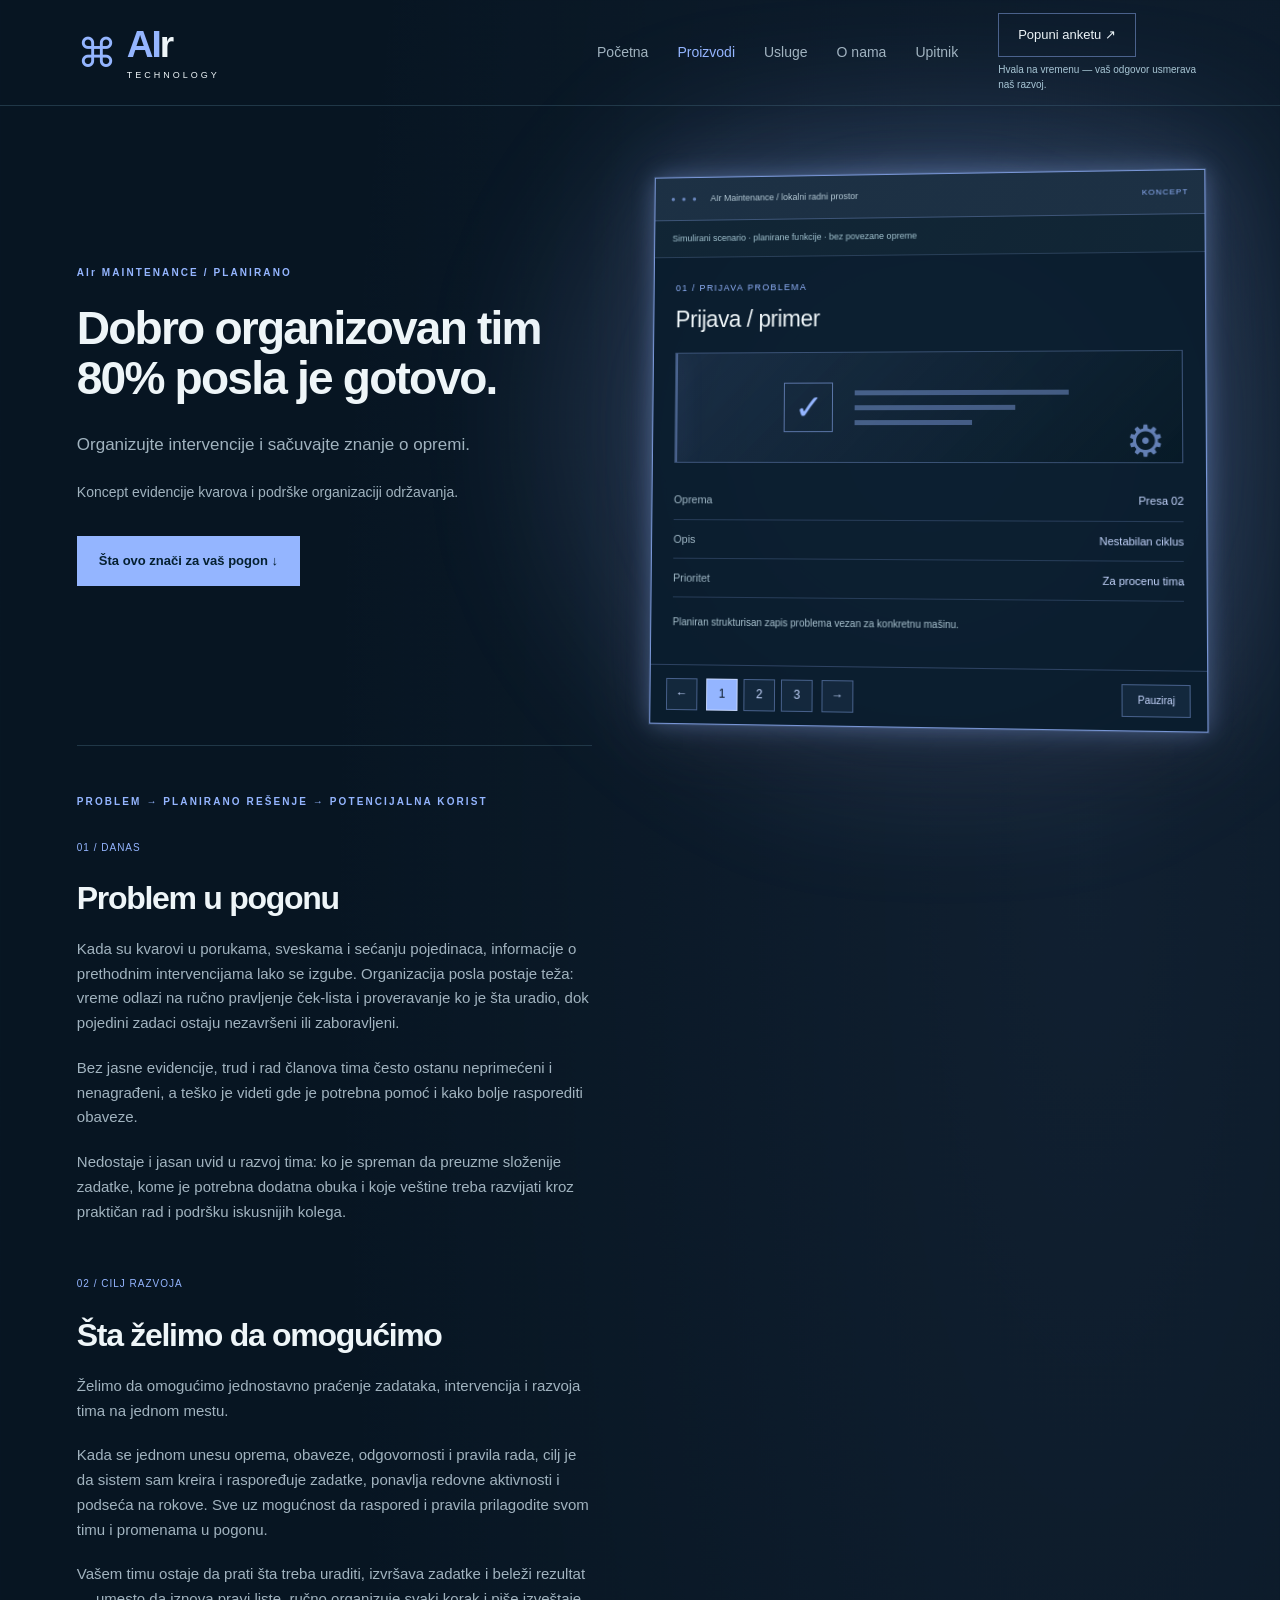
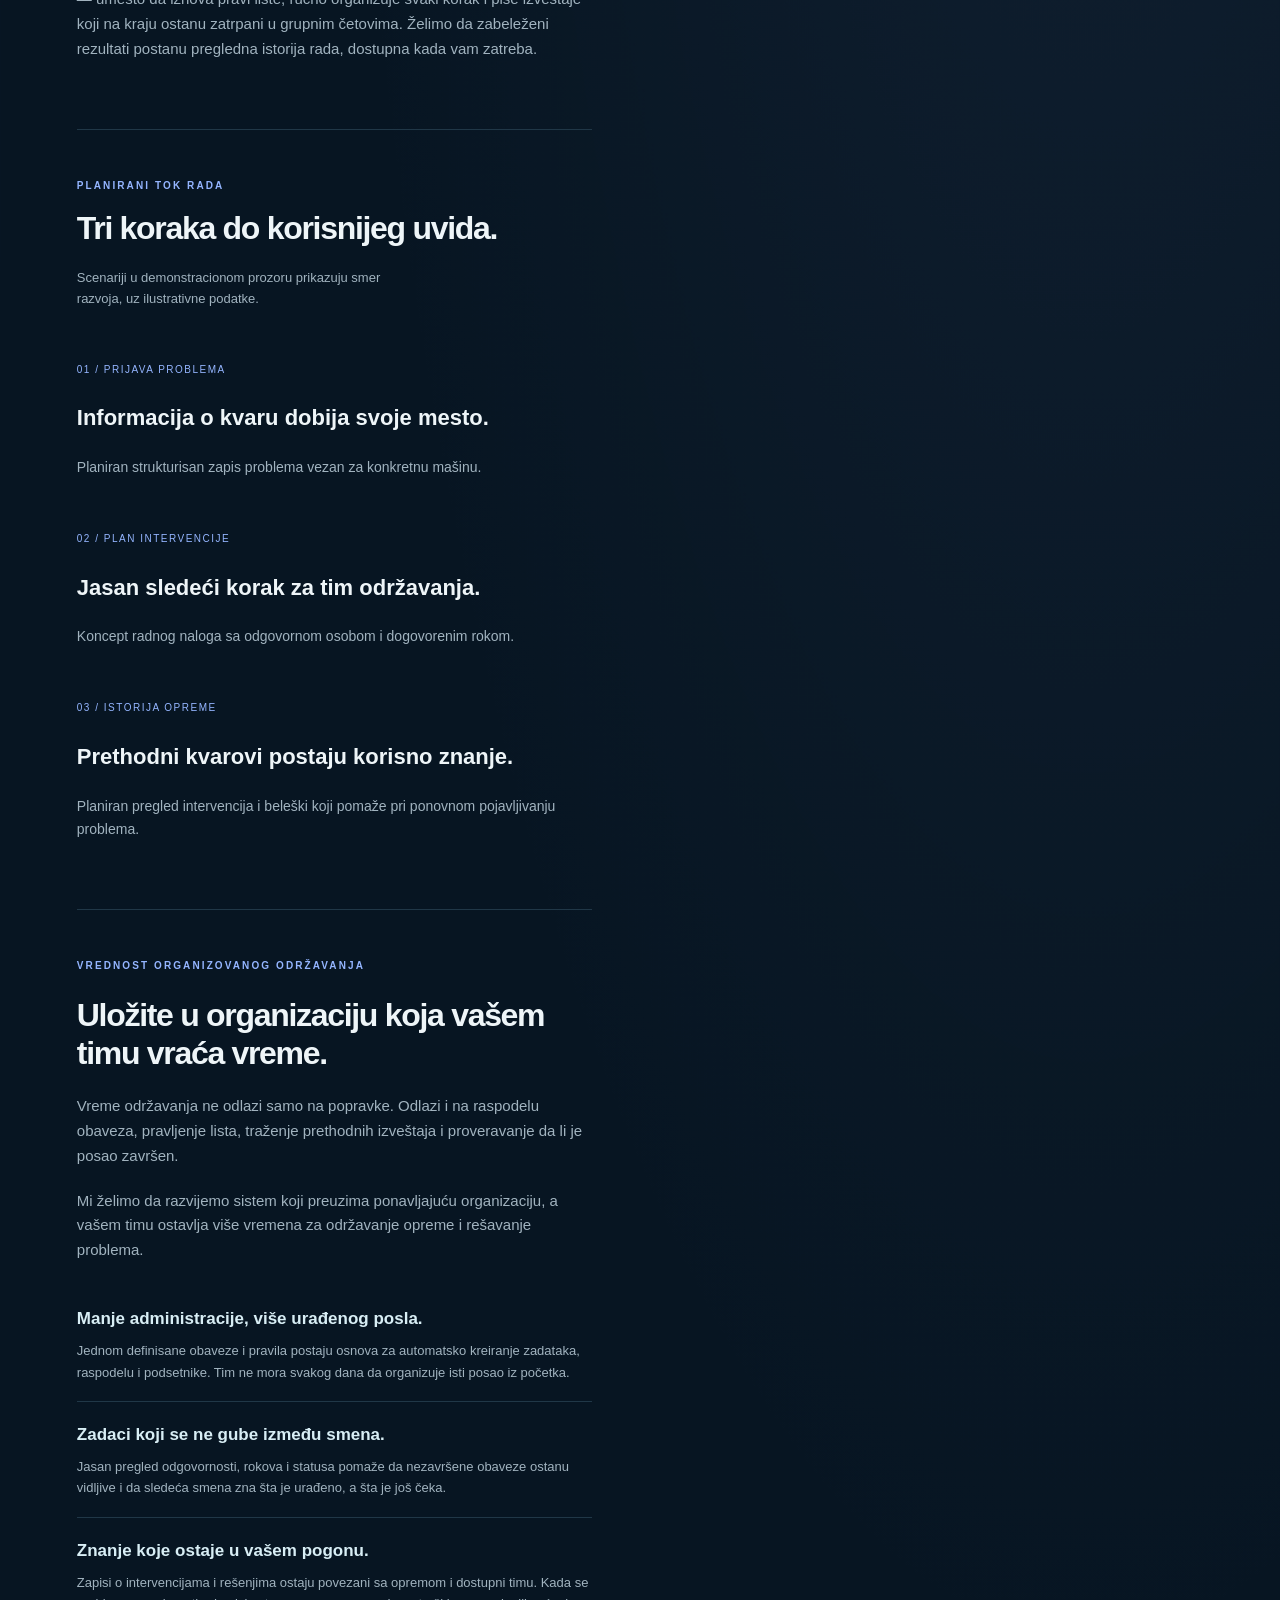
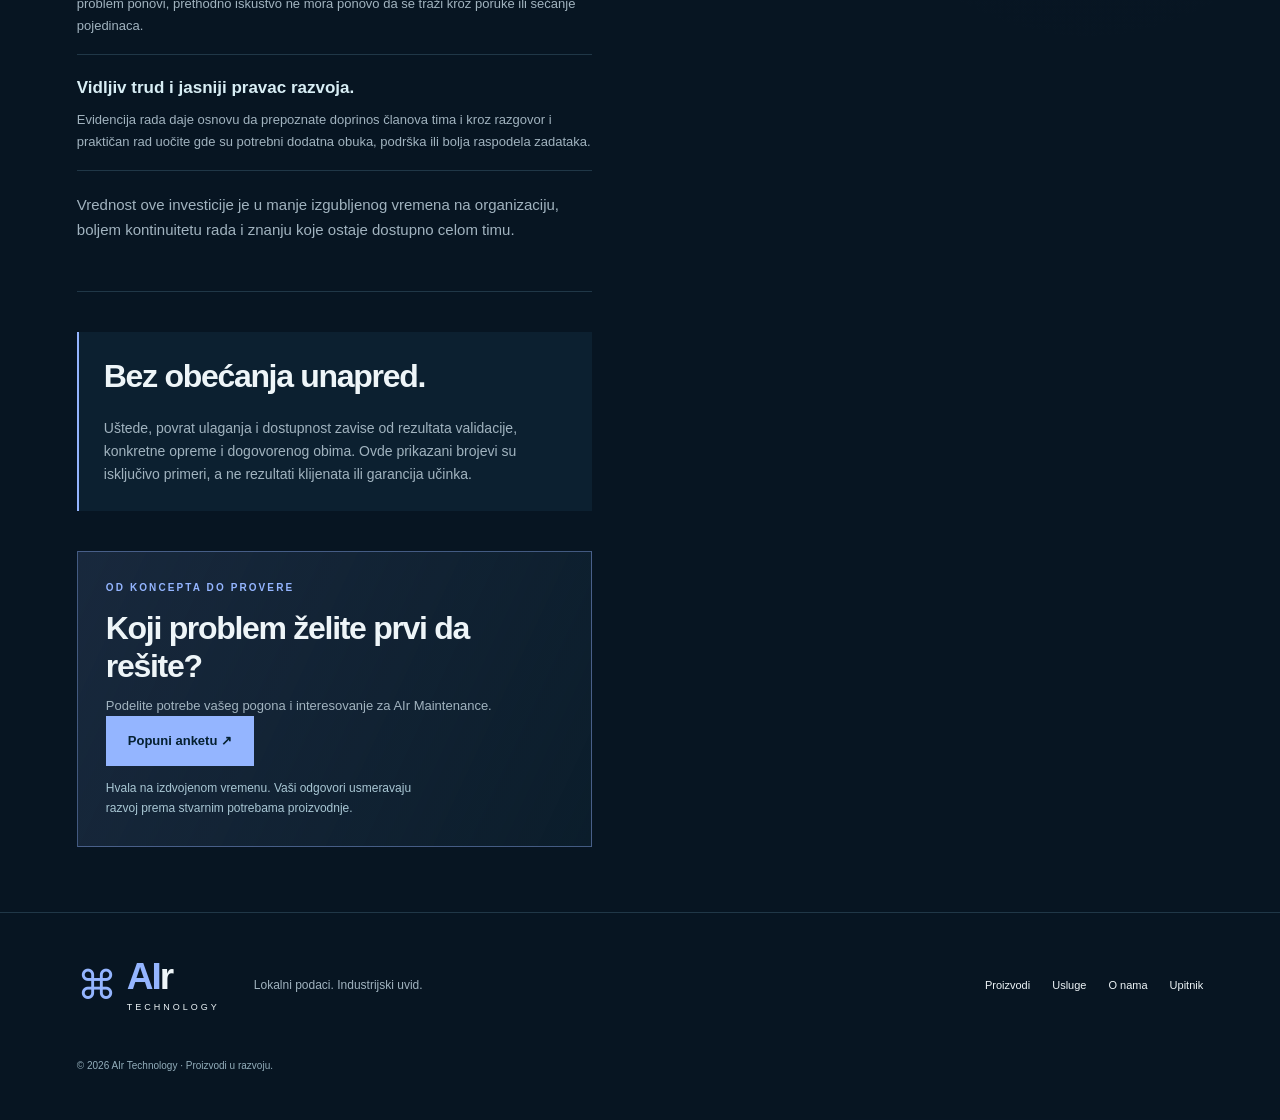
<file: air-maintenance.html>
<!doctype html><html lang="sr-Latn"><head><meta charset="utf-8"><meta name="viewport" content="width=device-width,initial-scale=1"><meta name="description" content="AIr Technology — lokalni IIoT sistemi u razvoju za industrijske mašine i proizvodne linije. Integracija prema zahtevima pogona. Bez obaveznog cloud-a."><meta name="theme-color" content="#071522"><title>AIr Maintenance | AIr Technology</title><link rel="stylesheet" href="style.css"><link rel="stylesheet" href="module-themes.css"><script src="app.js" defer></script></head><body data-module="maintenance" class=""><a class="skip" href="#main">Pređi na sadržaj</a><header><a class="brand" href="index.html" aria-label="AIr Technology početna"><span class="brand-symbol">⌘</span><span><b><i>AI</i>r</b><small>TECHNOLOGY</small></span></a><button class="menu-toggle" aria-expanded="false" aria-controls="navigation" aria-label="Otvori navigaciju">☰</button><nav id="navigation" aria-label="Glavna navigacija"><a href="index.html" >Početna</a><a href="proizvodi.html" aria-current="page">Proizvodi</a><a href="usluge.html" >Usluge</a><a href="o-nama.html" >O nama</a><a href="upitnik.html" >Upitnik</a></nav><div class="survey-invite header-survey-invite"><a class="header-cta" href="upitnik.html">Popuni anketu ↗</a><span class="survey-invite-thanks">Hvala na vremenu — vaš odgovor usmerava naš razvoj.</span></div></header><main id="main"><div class="product-follow-layout"><div class="product-reading"><section class="product-story-hero"><div class="product-story-copy"><div class="eyebrow">AIr MAINTENANCE / PLANIRANO</div><h1>Dobro organizovan tim 80% posla je gotovo.</h1><p class="lead">Organizujte intervencije i sačuvajte znanje o opremi.</p><p>Koncept evidencije kvarova i podrške organizaciji održavanja.</p><a class="button" href="#vrednost">Šta ovo znači za vaš pogon ↓</a></div></section><section class="section value-story" id="vrednost"><div class="eyebrow">PROBLEM → PLANIRANO REŠENJE → POTENCIJALNA KORIST</div><div class="value-grid"><article><span>01 / DANAS</span><h2>Problem u pogonu</h2><p>Kada su kvarovi u porukama, sveskama i sećanju pojedinaca, informacije o prethodnim intervencijama lako se izgube. Organizacija posla postaje teža: vreme odlazi na ručno pravljenje ček-lista i proveravanje ko je šta uradio, dok pojedini zadaci ostaju nezavršeni ili zaboravljeni.</p><p>Bez jasne evidencije, trud i rad članova tima često ostanu neprimećeni i nenagrađeni, a teško je videti gde je potrebna pomoć i kako bolje rasporediti obaveze.</p><p>Nedostaje i jasan uvid u razvoj tima: ko je spreman da preuzme složenije zadatke, kome je potrebna dodatna obuka i koje veštine treba razvijati kroz praktičan rad i podršku iskusnijih kolega.</p></article><article><span>02 / CILJ RAZVOJA</span><h2>Šta želimo da omogućimo</h2><p>Želimo da omogućimo jednostavno praćenje zadataka, intervencija i razvoja tima na jednom mestu.</p><p>Kada se jednom unesu oprema, obaveze, odgovornosti i pravila rada, cilj je da sistem sam kreira i raspoređuje zadatke, ponavlja redovne aktivnosti i podseća na rokove. Sve uz mogućnost da raspored i pravila prilagodite svom timu i promenama u pogonu.</p><p>Vašem timu ostaje da prati šta treba uraditi, izvršava zadatke i beleži rezultat — umesto da iznova pravi liste, ručno organizuje svaki korak i piše izveštaje koji na kraju ostanu zatrpani u grupnim četovima. Želimo da zabeleženi rezultati postanu pregledna istorija rada, dostupna kada vam zatreba.</p></article></div></section><section class="section"><div class="section-heading"><div><div class="eyebrow">PLANIRANI TOK RADA</div><h2>Tri koraka do korisnijeg uvida.</h2></div><p>Scenariji u demonstracionom prozoru prikazuju smer razvoja, uz ilustrativne podatke.</p></div><div class="steps product-workflow"><article><span>01 / PRIJAVA PROBLEMA</span><h3>Informacija o kvaru dobija svoje mesto.</h3><p>Planiran strukturisan zapis problema vezan za konkretnu mašinu.</p></article><article><span>02 / PLAN INTERVENCIJE</span><h3>Jasan sledeći korak za tim održavanja.</h3><p>Koncept radnog naloga sa odgovornom osobom i dogovorenim rokom.</p></article><article><span>03 / ISTORIJA OPREME</span><h3>Prethodni kvarovi postaju korisno znanje.</h3><p>Planiran pregled intervencija i beleški koji pomaže pri ponovnom pojavljivanju problema.</p></article></div></section><section class="investment section"><div><div class="eyebrow">VREDNOST ORGANIZOVANOG ODRŽAVANJA</div><h2>Uložite u organizaciju koja vašem timu vraća vreme.</h2><p>Vreme održavanja ne odlazi samo na popravke. Odlazi i na raspodelu obaveza, pravljenje lista, traženje prethodnih izveštaja i proveravanje da li je posao završen.</p><p>Mi želimo da razvijemo sistem koji preuzima ponavljajuću organizaciju, a vašem timu ostavlja više vremena za održavanje opreme i rešavanje problema.</p></div><div class="pilot-points"><article><h3>Manje administracije, više urađenog posla.</h3><p>Jednom definisane obaveze i pravila postaju osnova za automatsko kreiranje zadataka, raspodelu i podsetnike. Tim ne mora svakog dana da organizuje isti posao iz početka.</p></article><article><h3>Zadaci koji se ne gube između smena.</h3><p>Jasan pregled odgovornosti, rokova i statusa pomaže da nezavršene obaveze ostanu vidljive i da sledeća smena zna šta je urađeno, a šta je još čeka.</p></article><article><h3>Znanje koje ostaje u vašem pogonu.</h3><p>Zapisi o intervencijama i rešenjima ostaju povezani sa opremom i dostupni timu. Kada se problem ponovi, prethodno iskustvo ne mora ponovo da se traži kroz poruke ili sećanje pojedinaca.</p></article><article><h3>Vidljiv trud i jasniji pravac razvoja.</h3><p>Evidencija rada daje osnovu da prepoznate doprinos članova tima i kroz razgovor i praktičan rad uočite gde su potrebni dodatna obuka, podrška ili bolja raspodela zadataka.</p></article><p>Vrednost ove investicije je u manje izgubljenog vremena na organizaciju, boljem kontinuitetu rada i znanju koje ostaje dostupno celom timu.</p></div></section><section class="notice"><h2>Bez obećanja unapred.</h2><p>Uštede, povrat ulaganja i dostupnost zavise od rezultata validacije, konkretne opreme i dogovorenog obima. Ovde prikazani brojevi su isključivo primeri, a ne rezultati klijenata ili garancija učinka.</p></section><section class="cta"><div><div class="eyebrow">OD KONCEPTA DO PROVERE</div><h2>Koji problem želite prvi da rešite?</h2><p>Podelite potrebe vašeg pogona i interesovanje za AIr Maintenance.</p></div><div class="survey-invite"><a class="button" href="upitnik.html?proizvod=maintenance">Popuni anketu ↗</a><p class="survey-invite-thanks">Hvala na izdvojenom vremenu. Vaši odgovori usmeravaju razvoj prema stvarnim potrebama proizvodnje.</p></div></section></div><aside class="product-follow-window" aria-label="Prateći prikaz planiranih funkcija"><div class="product-window-backdrop"><section class="function-window" data-showcase aria-label="Demonstracija koncepta AIr Maintenance"><div class="window-chrome"><span class="window-dots">● ● ●</span><span>AIr Maintenance / lokalni radni prostor</span><span class="window-demo">KONCEPT</span></div><div class="window-disclaimer">Simulirani scenario · planirane funkcije · bez povezane opreme</div><div class="showcase-slides"><div class="showcase-slide" data-slide ><div class="window-section-label">01 / Prijava problema</div><h3>Prijava / primer</h3><div class="concept-visual visual-maintenance " aria-hidden="true"><span class="task-mark">✓</span><div class="task-lines"><i></i><i></i><i></i></div><span class="gear-mark">⚙</span><span class="scan-light"></span></div><div class="scenario-rows"><div><span>Oprema</span><strong>Presa 02</strong></div><div><span>Opis</span><strong>Nestabilan ciklus</strong></div><div><span>Prioritet</span><strong>Za procenu tima</strong></div></div><p class="scenario-note">Planiran strukturisan zapis problema vezan za konkretnu mašinu.</p></div><div class="showcase-slide" data-slide hidden><div class="window-section-label">02 / Plan intervencije</div><h3>Radni nalog / primer</h3><div class="concept-visual visual-maintenance " aria-hidden="true"><span class="task-mark">✓</span><div class="task-lines"><i></i><i></i><i></i></div><span class="gear-mark">⚙</span><span class="scan-light"></span></div><div class="scenario-rows"><div><span>Zadatak</span><strong>Pregled senzora</strong></div><div><span>Odgovornost</span><strong>Tim održavanja</strong></div><div><span>Status</span><strong>Planirano</strong></div></div><p class="scenario-note">Koncept radnog naloga sa odgovornom osobom i dogovorenim rokom.</p></div><div class="showcase-slide" data-slide hidden><div class="window-section-label">03 / Istorija opreme</div><h3>Kartica mašine</h3><div class="concept-visual visual-maintenance " aria-hidden="true"><span class="task-mark">✓</span><div class="task-lines"><i></i><i></i><i></i></div><span class="gear-mark">⚙</span><span class="scan-light"></span></div><div class="scenario-rows"><div><span>Poslednji zahvat</span><strong>Podešavanje senzora</strong></div><div><span>Zapis</span><strong>Dopunjen</strong></div><div><span>Sledeći korak</span><strong>Provera rada</strong></div></div><p class="scenario-note">Planiran pregled intervencija i beleški koji pomaže pri ponovnom pojavljivanju problema.</p></div></div><div class="showcase-controls"><button type="button" data-direction="-1" aria-label="Prethodni scenario">←</button><div class="scenario-dots" role="group" aria-label="Izbor scenarija"><button type="button" data-index="0" aria-label="Prijava problema" aria-pressed="true">1</button><button type="button" data-index="1" aria-label="Plan intervencije" aria-pressed="false">2</button><button type="button" data-index="2" aria-label="Istorija opreme" aria-pressed="false">3</button></div><button type="button" data-direction="1" aria-label="Sledeći scenario">→</button><button class="playback" type="button" data-pause aria-pressed="false">Pauziraj</button></div><span class="sr-only" data-announcement role="status"></span></section></div></aside></div></main><footer><a class="brand" href="index.html"><span class="brand-symbol">⌘</span><span><b><i>AI</i>r</b><small>TECHNOLOGY</small></span></a><p>Lokalni podaci. Industrijski uvid.</p><div><a href="proizvodi.html">Proizvodi</a><a href="usluge.html">Usluge</a><a href="o-nama.html">O nama</a><a href="upitnik.html">Upitnik</a></div><small>© 2026 AIr Technology · Proizvodi u razvoju.</small></footer></body></html>
</file>
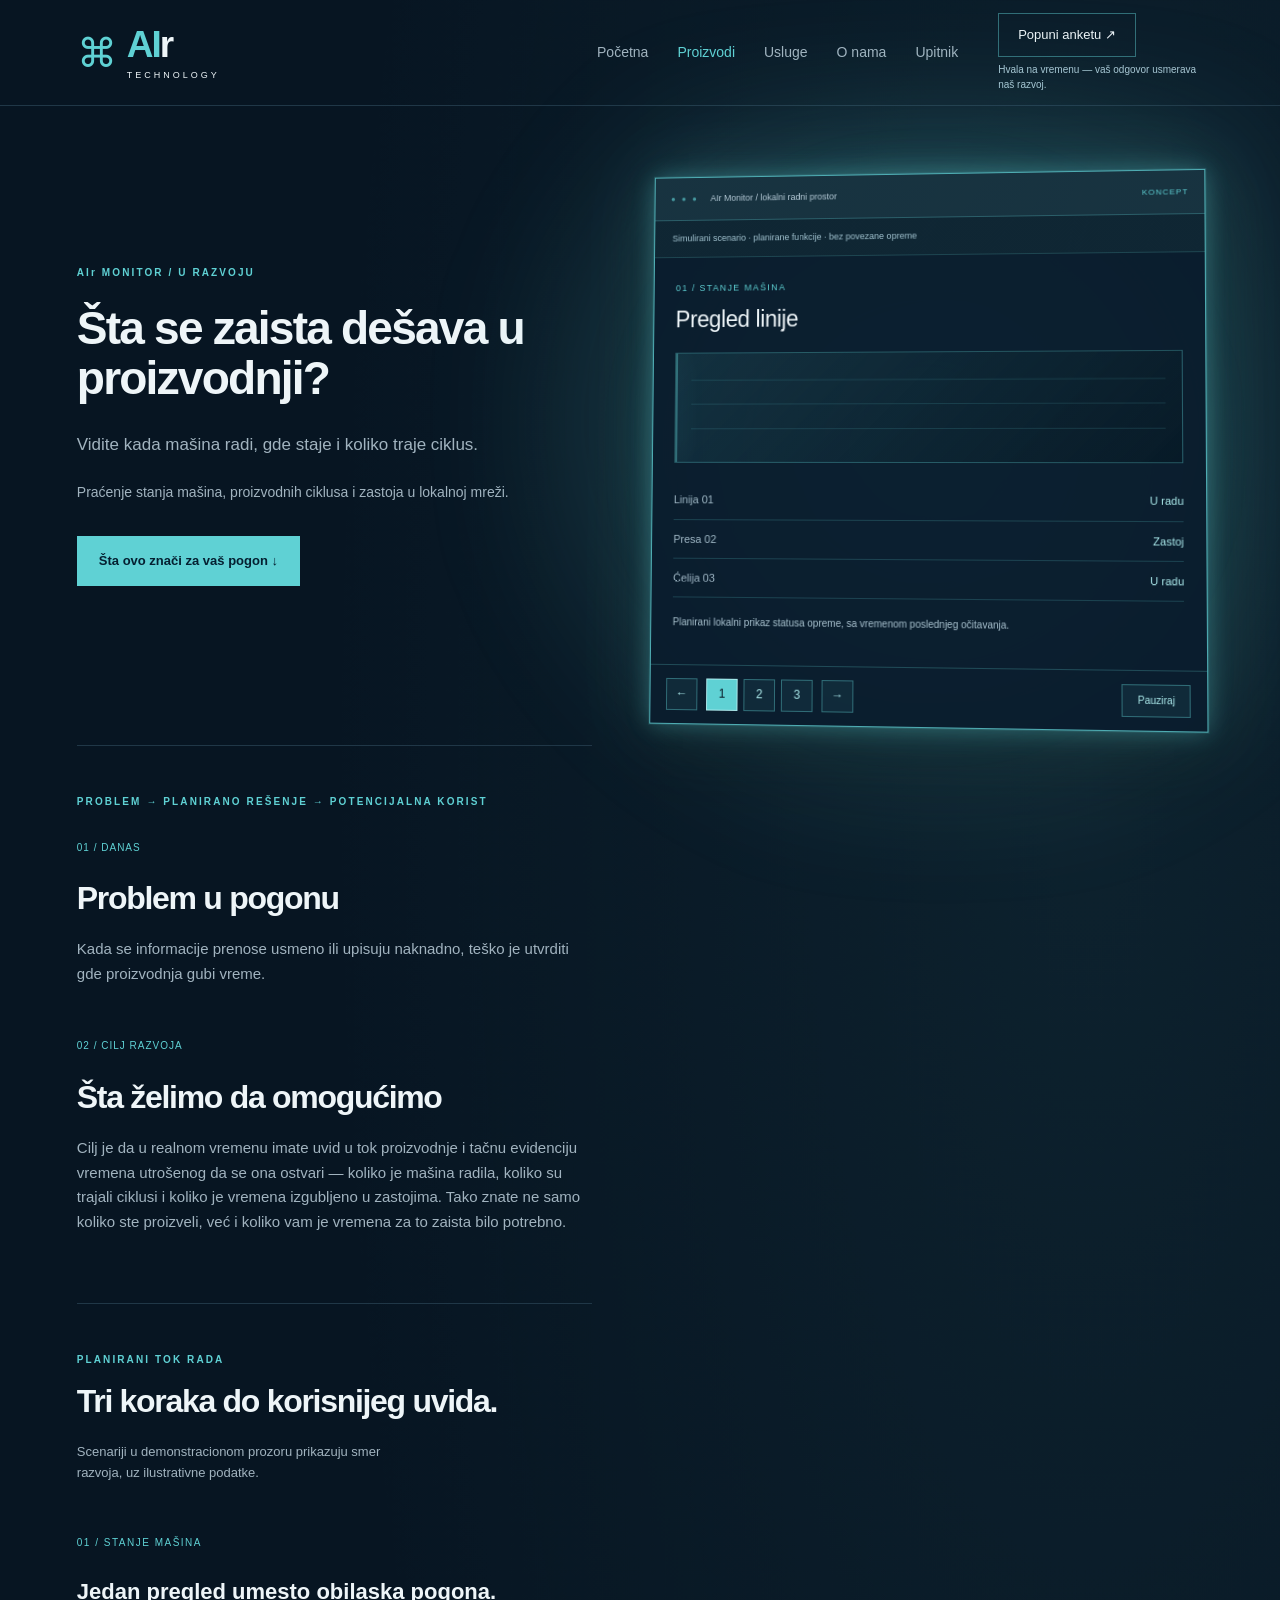
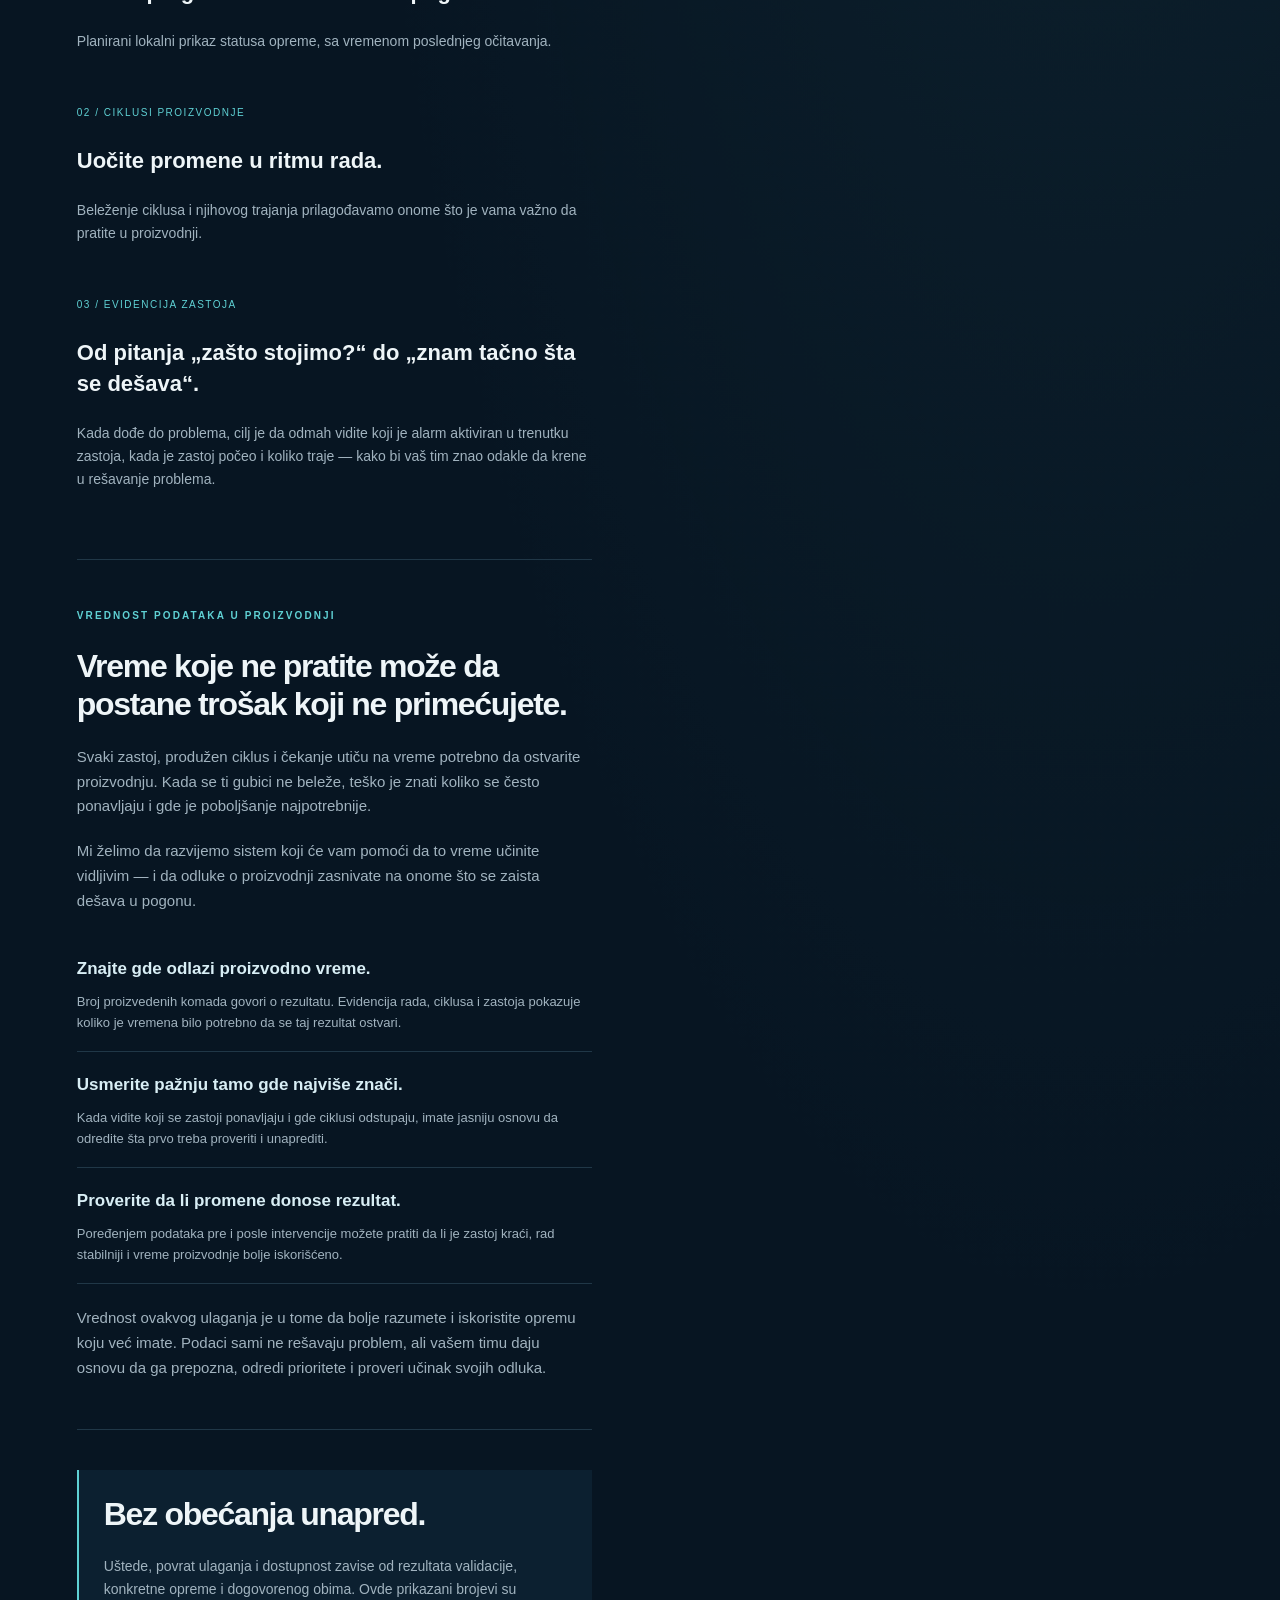
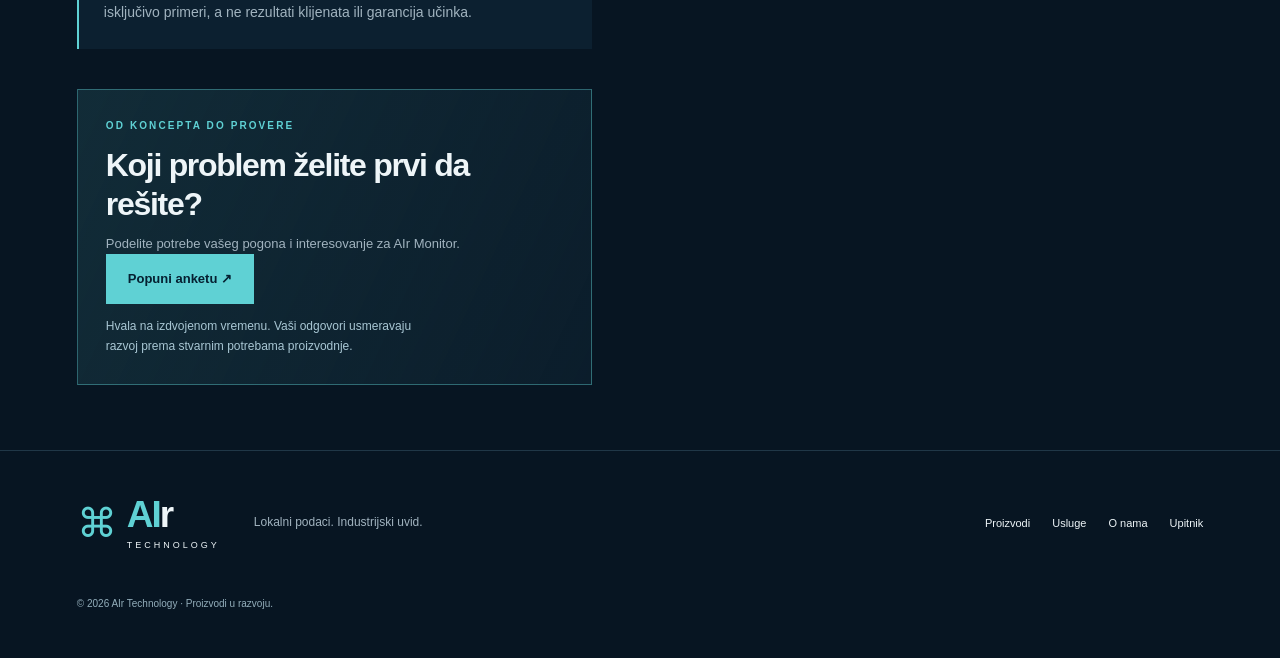
<file: air-monitor.html>
<!doctype html><html lang="sr-Latn"><head><meta charset="utf-8"><meta name="viewport" content="width=device-width,initial-scale=1"><meta name="description" content="AIr Technology — lokalni IIoT sistemi u razvoju za industrijske mašine i proizvodne linije. Integracija prema zahtevima pogona. Bez obaveznog cloud-a."><meta name="theme-color" content="#071522"><title>AIr Monitor | AIr Technology</title><link rel="stylesheet" href="style.css"><link rel="stylesheet" href="module-themes.css"><script src="app.js" defer></script></head><body data-module="monitor" class=""><a class="skip" href="#main">Pređi na sadržaj</a><header><a class="brand" href="index.html" aria-label="AIr Technology početna"><span class="brand-symbol">⌘</span><span><b><i>AI</i>r</b><small>TECHNOLOGY</small></span></a><button class="menu-toggle" aria-expanded="false" aria-controls="navigation" aria-label="Otvori navigaciju">☰</button><nav id="navigation" aria-label="Glavna navigacija"><a href="index.html" >Početna</a><a href="proizvodi.html" aria-current="page">Proizvodi</a><a href="usluge.html" >Usluge</a><a href="o-nama.html" >O nama</a><a href="upitnik.html" >Upitnik</a></nav><div class="survey-invite header-survey-invite"><a class="header-cta" href="upitnik.html">Popuni anketu ↗</a><span class="survey-invite-thanks">Hvala na vremenu — vaš odgovor usmerava naš razvoj.</span></div></header><main id="main"><div class="product-follow-layout"><div class="product-reading"><section class="product-story-hero"><div class="product-story-copy"><div class="eyebrow">AIr MONITOR / U RAZVOJU</div><h1>Šta se zaista dešava u proizvodnji?</h1><p class="lead">Vidite kada mašina radi, gde staje i koliko traje ciklus.</p><p>Praćenje stanja mašina, proizvodnih ciklusa i zastoja u lokalnoj mreži.</p><a class="button" href="#vrednost">Šta ovo znači za vaš pogon ↓</a></div></section><section class="section value-story" id="vrednost"><div class="eyebrow">PROBLEM → PLANIRANO REŠENJE → POTENCIJALNA KORIST</div><div class="value-grid"><article><span>01 / DANAS</span><h2>Problem u pogonu</h2><p>Kada se informacije prenose usmeno ili upisuju naknadno, teško je utvrditi gde proizvodnja gubi vreme.</p></article><article><span>02 / CILJ RAZVOJA</span><h2>Šta želimo da omogućimo</h2><p>Cilj je da u realnom vremenu imate uvid u tok proizvodnje i tačnu evidenciju vremena utrošenog da se ona ostvari — koliko je mašina radila, koliko su trajali ciklusi i koliko je vremena izgubljeno u zastojima. Tako znate ne samo koliko ste proizveli, već i koliko vam je vremena za to zaista bilo potrebno.</p></article></div></section><section class="section"><div class="section-heading"><div><div class="eyebrow">PLANIRANI TOK RADA</div><h2>Tri koraka do korisnijeg uvida.</h2></div><p>Scenariji u demonstracionom prozoru prikazuju smer razvoja, uz ilustrativne podatke.</p></div><div class="steps product-workflow"><article><span>01 / STANJE MAŠINA</span><h3>Jedan pregled umesto obilaska pogona.</h3><p>Planirani lokalni prikaz statusa opreme, sa vremenom poslednjeg očitavanja.</p></article><article><span>02 / CIKLUSI PROIZVODNJE</span><h3>Uočite promene u ritmu rada.</h3><p>Beleženje ciklusa i njihovog trajanja prilagođavamo onome što je vama važno da pratite u proizvodnji.</p></article><article><span>03 / EVIDENCIJA ZASTOJA</span><h3>Od pitanja „zašto stojimo?“ do „znam tačno šta se dešava“.</h3><p>Kada dođe do problema, cilj je da odmah vidite koji je alarm aktiviran u trenutku zastoja, kada je zastoj počeo i koliko traje — kako bi vaš tim znao odakle da krene u rešavanje problema.</p></article></div></section><section class="investment section"><div><div class="eyebrow">VREDNOST PODATAKA U PROIZVODNJI</div><h2>Vreme koje ne pratite može da postane trošak koji ne primećujete.</h2><p>Svaki zastoj, produžen ciklus i čekanje utiču na vreme potrebno da ostvarite proizvodnju. Kada se ti gubici ne beleže, teško je znati koliko se često ponavljaju i gde je poboljšanje najpotrebnije.</p><p>Mi želimo da razvijemo sistem koji će vam pomoći da to vreme učinite vidljivim — i da odluke o proizvodnji zasnivate na onome što se zaista dešava u pogonu.</p></div><div class="pilot-points"><article><h3>Znajte gde odlazi proizvodno vreme.</h3><p>Broj proizvedenih komada govori o rezultatu. Evidencija rada, ciklusa i zastoja pokazuje koliko je vremena bilo potrebno da se taj rezultat ostvari.</p></article><article><h3>Usmerite pažnju tamo gde najviše znači.</h3><p>Kada vidite koji se zastoji ponavljaju i gde ciklusi odstupaju, imate jasniju osnovu da odredite šta prvo treba proveriti i unaprediti.</p></article><article><h3>Proverite da li promene donose rezultat.</h3><p>Poređenjem podataka pre i posle intervencije možete pratiti da li je zastoj kraći, rad stabilniji i vreme proizvodnje bolje iskorišćeno.</p></article><p>Vrednost ovakvog ulaganja je u tome da bolje razumete i iskoristite opremu koju već imate. Podaci sami ne rešavaju problem, ali vašem timu daju osnovu da ga prepozna, odredi prioritete i proveri učinak svojih odluka.</p></div></section><section class="notice"><h2>Bez obećanja unapred.</h2><p>Uštede, povrat ulaganja i dostupnost zavise od rezultata validacije, konkretne opreme i dogovorenog obima. Ovde prikazani brojevi su isključivo primeri, a ne rezultati klijenata ili garancija učinka.</p></section><section class="cta"><div><div class="eyebrow">OD KONCEPTA DO PROVERE</div><h2>Koji problem želite prvi da rešite?</h2><p>Podelite potrebe vašeg pogona i interesovanje za AIr Monitor.</p></div><div class="survey-invite"><a class="button" href="upitnik.html?proizvod=monitor">Popuni anketu ↗</a><p class="survey-invite-thanks">Hvala na izdvojenom vremenu. Vaši odgovori usmeravaju razvoj prema stvarnim potrebama proizvodnje.</p></div></section></div><aside class="product-follow-window" aria-label="Prateći prikaz planiranih funkcija"><div class="product-window-backdrop"><section class="function-window" data-showcase aria-label="Demonstracija koncepta AIr Monitor"><div class="window-chrome"><span class="window-dots">● ● ●</span><span>AIr Monitor / lokalni radni prostor</span><span class="window-demo">KONCEPT</span></div><div class="window-disclaimer">Simulirani scenario · planirane funkcije · bez povezane opreme</div><div class="showcase-slides"><div class="showcase-slide" data-slide ><div class="window-section-label">01 / Stanje mašina</div><h3>Pregled linije</h3><div class="concept-visual visual-monitor " aria-hidden="true"><svg viewBox="0 0 440 100" preserveAspectRatio="none"><path d="M0 80H440M0 45H440M0 10H440" stroke="#244658" fill="none"/><path class="signal-line" d="M0 70H40V30H85V70H125V25H170V70H215V35H260V70H305V20H350V70H395V28H440" stroke="currentColor" stroke-width="3" fill="none"/></svg><span class="scan-light"></span></div><div class="scenario-rows"><div><span>Linija 01</span><strong>U radu</strong></div><div><span>Presa 02</span><strong>Zastoj</strong></div><div><span>Ćelija 03</span><strong>U radu</strong></div></div><p class="scenario-note">Planirani lokalni prikaz statusa opreme, sa vremenom poslednjeg očitavanja.</p></div><div class="showcase-slide" data-slide hidden><div class="window-section-label">02 / Ciklusi proizvodnje</div><h3>Ciklusi u smeni</h3><div class="concept-visual visual-monitor " aria-hidden="true"><svg viewBox="0 0 440 100" preserveAspectRatio="none"><path d="M0 80H440M0 45H440M0 10H440" stroke="#244658" fill="none"/><path class="signal-line" d="M0 70H40V30H85V70H125V25H170V70H215V35H260V70H305V20H350V70H395V28H440" stroke="currentColor" stroke-width="3" fill="none"/></svg><span class="scan-light"></span></div><div class="scenario-rows"><div><span>Završeni ciklusi</span><strong>248</strong></div><div><span>Prosečan ciklus</span><strong>42 s</strong></div><div><span>Poslednji ciklus</span><strong>46 s</strong></div></div><p class="scenario-note">Beleženje ciklusa i njihovog trajanja prilagođavamo onome što je vama važno da pratite u proizvodnji.</p></div><div class="showcase-slide" data-slide hidden><div class="window-section-label">03 / Evidencija zastoja</div><h3>Događaj / 10:24</h3><div class="concept-visual visual-monitor " aria-hidden="true"><svg viewBox="0 0 440 100" preserveAspectRatio="none"><path d="M0 80H440M0 45H440M0 10H440" stroke="#244658" fill="none"/><path class="signal-line" d="M0 70H40V30H85V70H125V25H170V70H215V35H260V70H305V20H350V70H395V28H440" stroke="currentColor" stroke-width="3" fill="none"/></svg><span class="scan-light"></span></div><div class="scenario-rows"><div><span>Trajanje</span><strong>18 min</strong></div><div><span>Stanje</span><strong>Čeka proveru</strong></div><div><span>Razlog</span><strong>Potvrđuje operater</strong></div></div><p class="scenario-note">Kada dođe do problema, cilj je da odmah vidite koji je alarm aktiviran u trenutku zastoja, kada je zastoj počeo i koliko traje — kako bi vaš tim znao odakle da krene u rešavanje problema.</p></div></div><div class="showcase-controls"><button type="button" data-direction="-1" aria-label="Prethodni scenario">←</button><div class="scenario-dots" role="group" aria-label="Izbor scenarija"><button type="button" data-index="0" aria-label="Stanje mašina" aria-pressed="true">1</button><button type="button" data-index="1" aria-label="Ciklusi proizvodnje" aria-pressed="false">2</button><button type="button" data-index="2" aria-label="Evidencija zastoja" aria-pressed="false">3</button></div><button type="button" data-direction="1" aria-label="Sledeći scenario">→</button><button class="playback" type="button" data-pause aria-pressed="false">Pauziraj</button></div><span class="sr-only" data-announcement role="status"></span></section></div></aside></div></main><footer><a class="brand" href="index.html"><span class="brand-symbol">⌘</span><span><b><i>AI</i>r</b><small>TECHNOLOGY</small></span></a><p>Lokalni podaci. Industrijski uvid.</p><div><a href="proizvodi.html">Proizvodi</a><a href="usluge.html">Usluge</a><a href="o-nama.html">O nama</a><a href="upitnik.html">Upitnik</a></div><small>© 2026 AIr Technology · Proizvodi u razvoju.</small></footer></body></html>
</file>
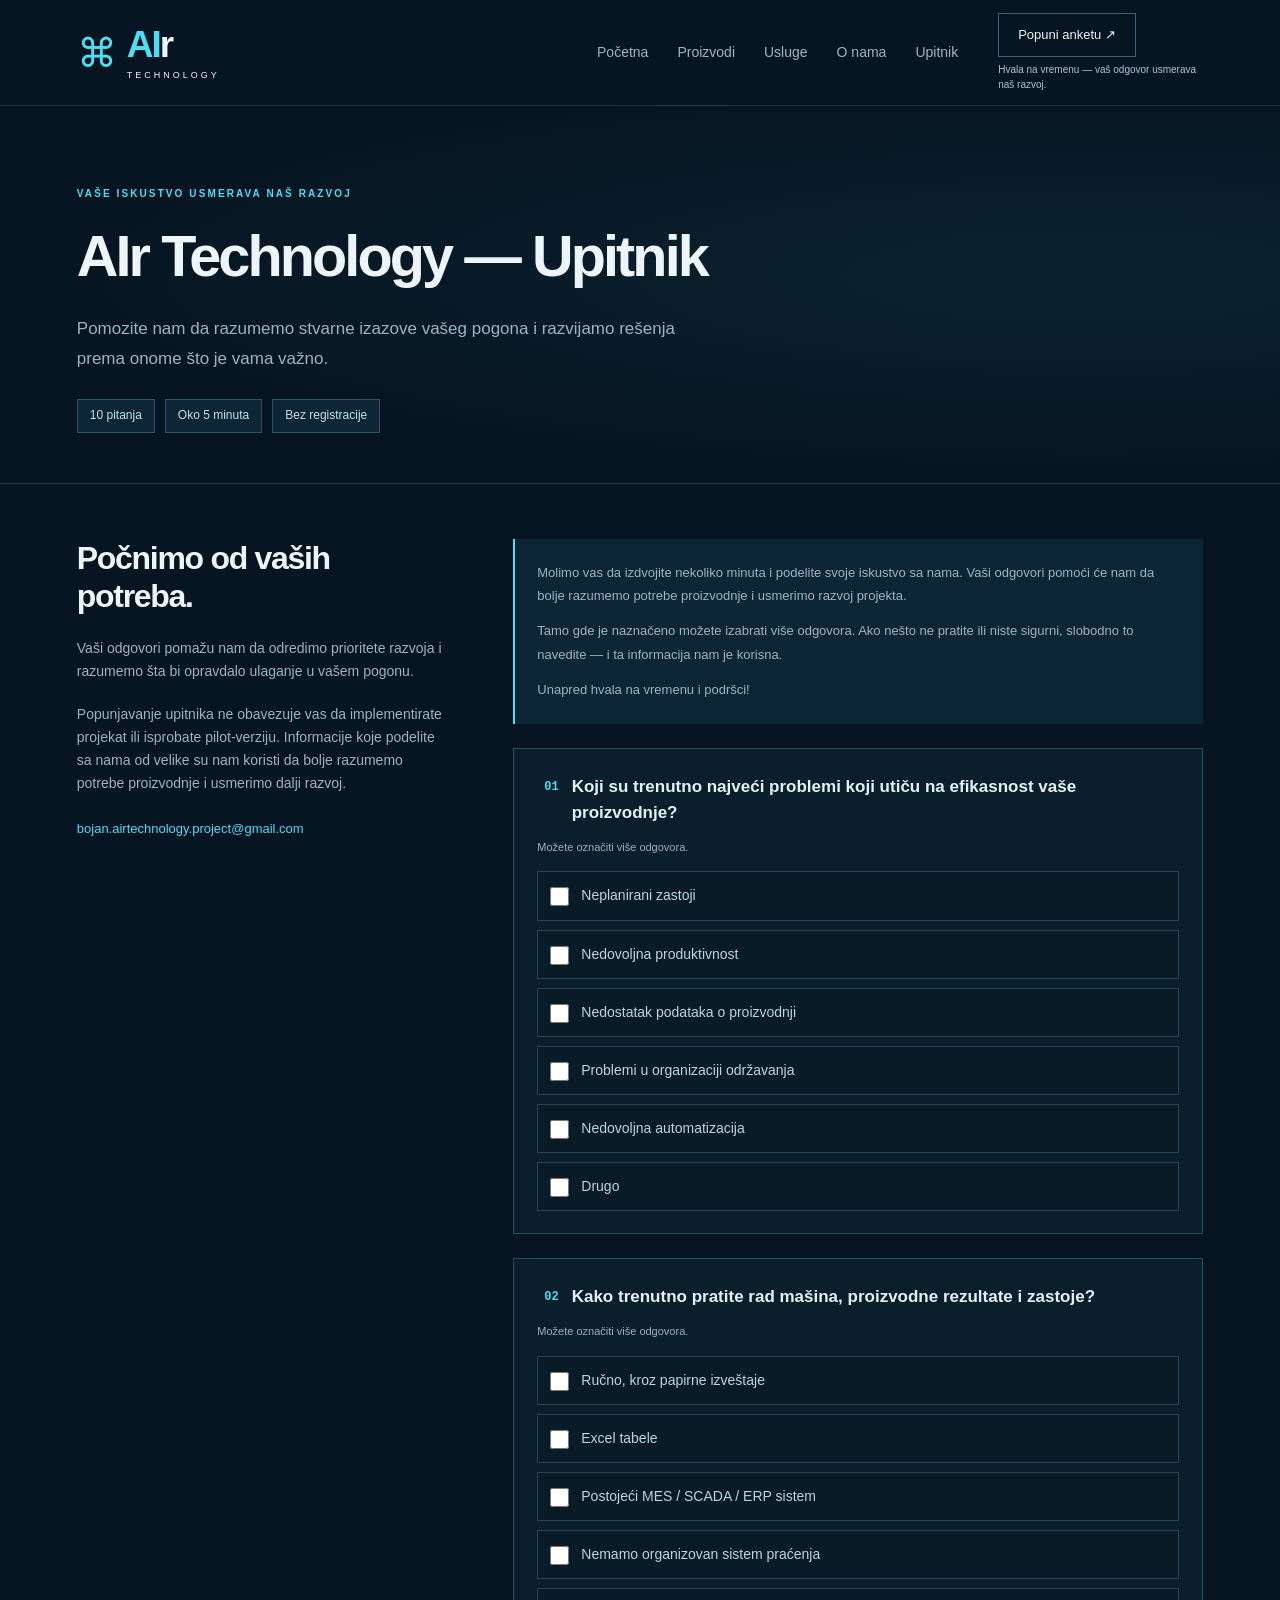
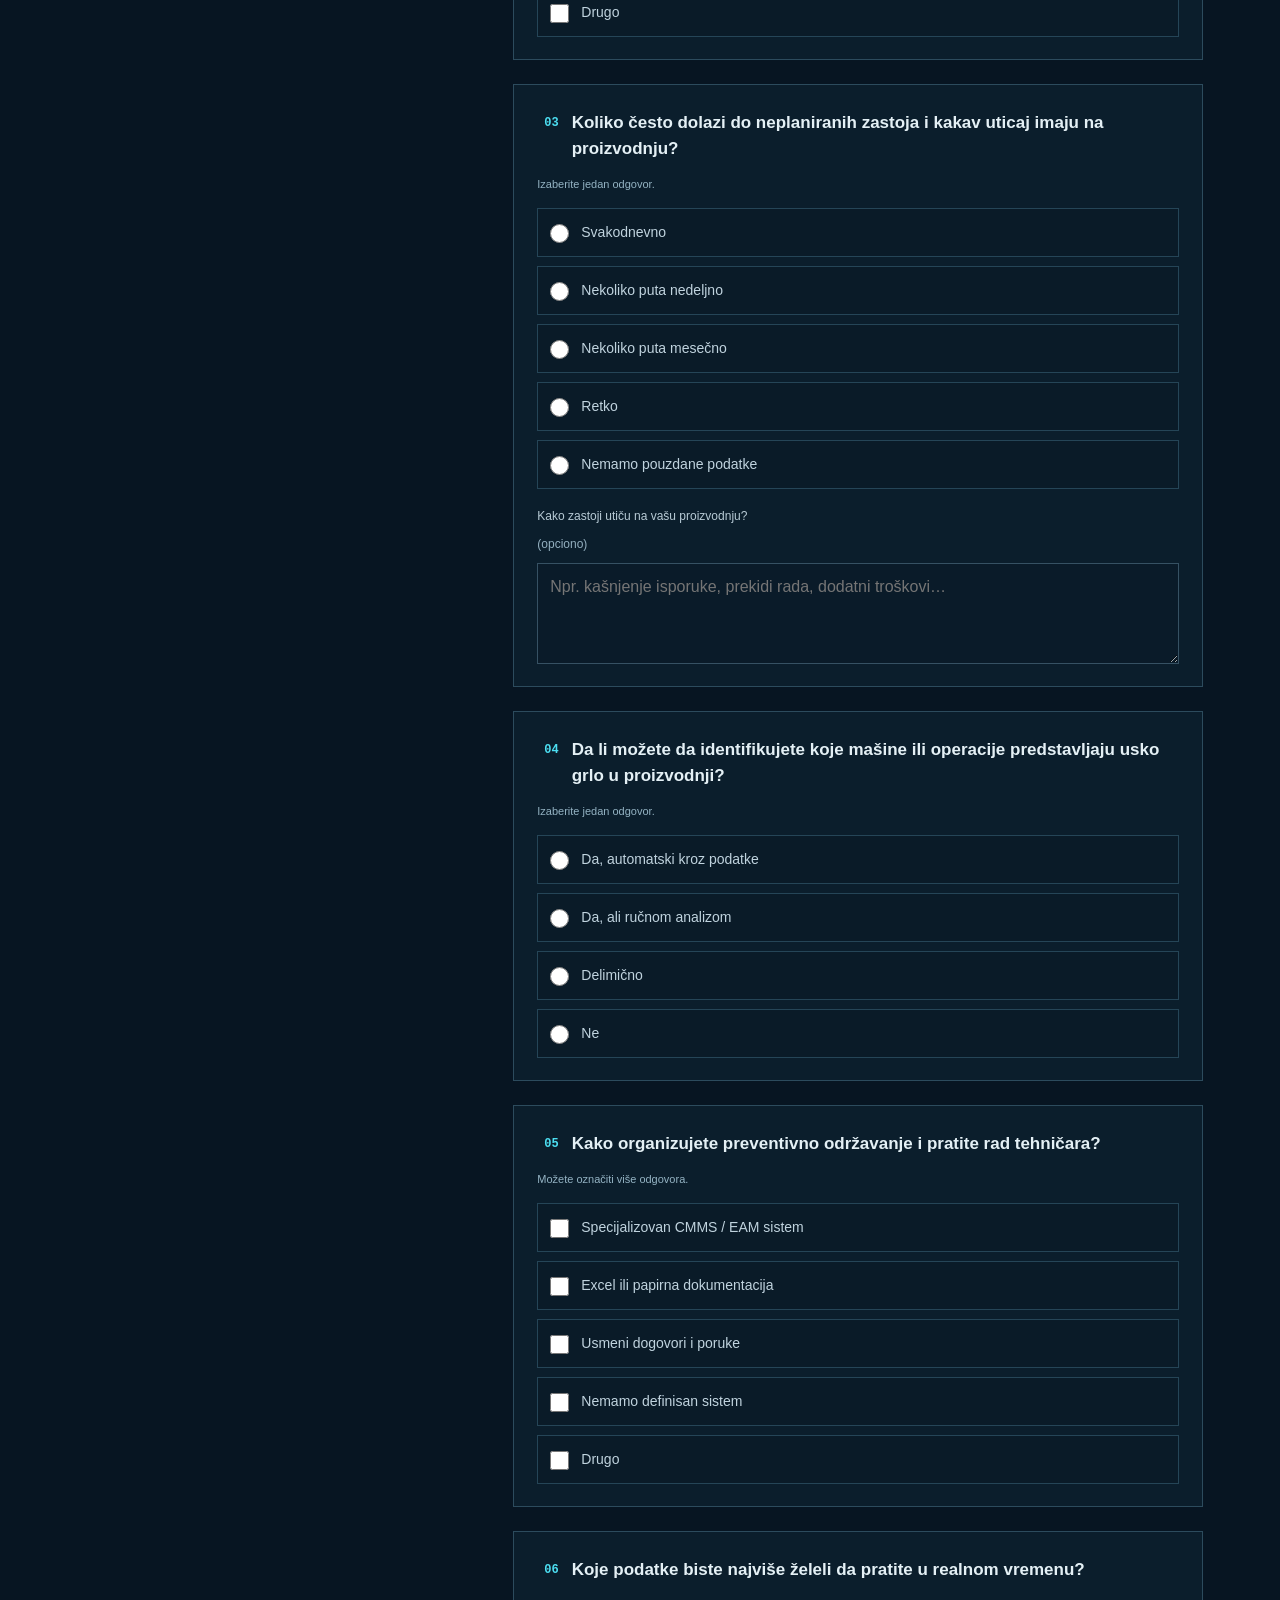
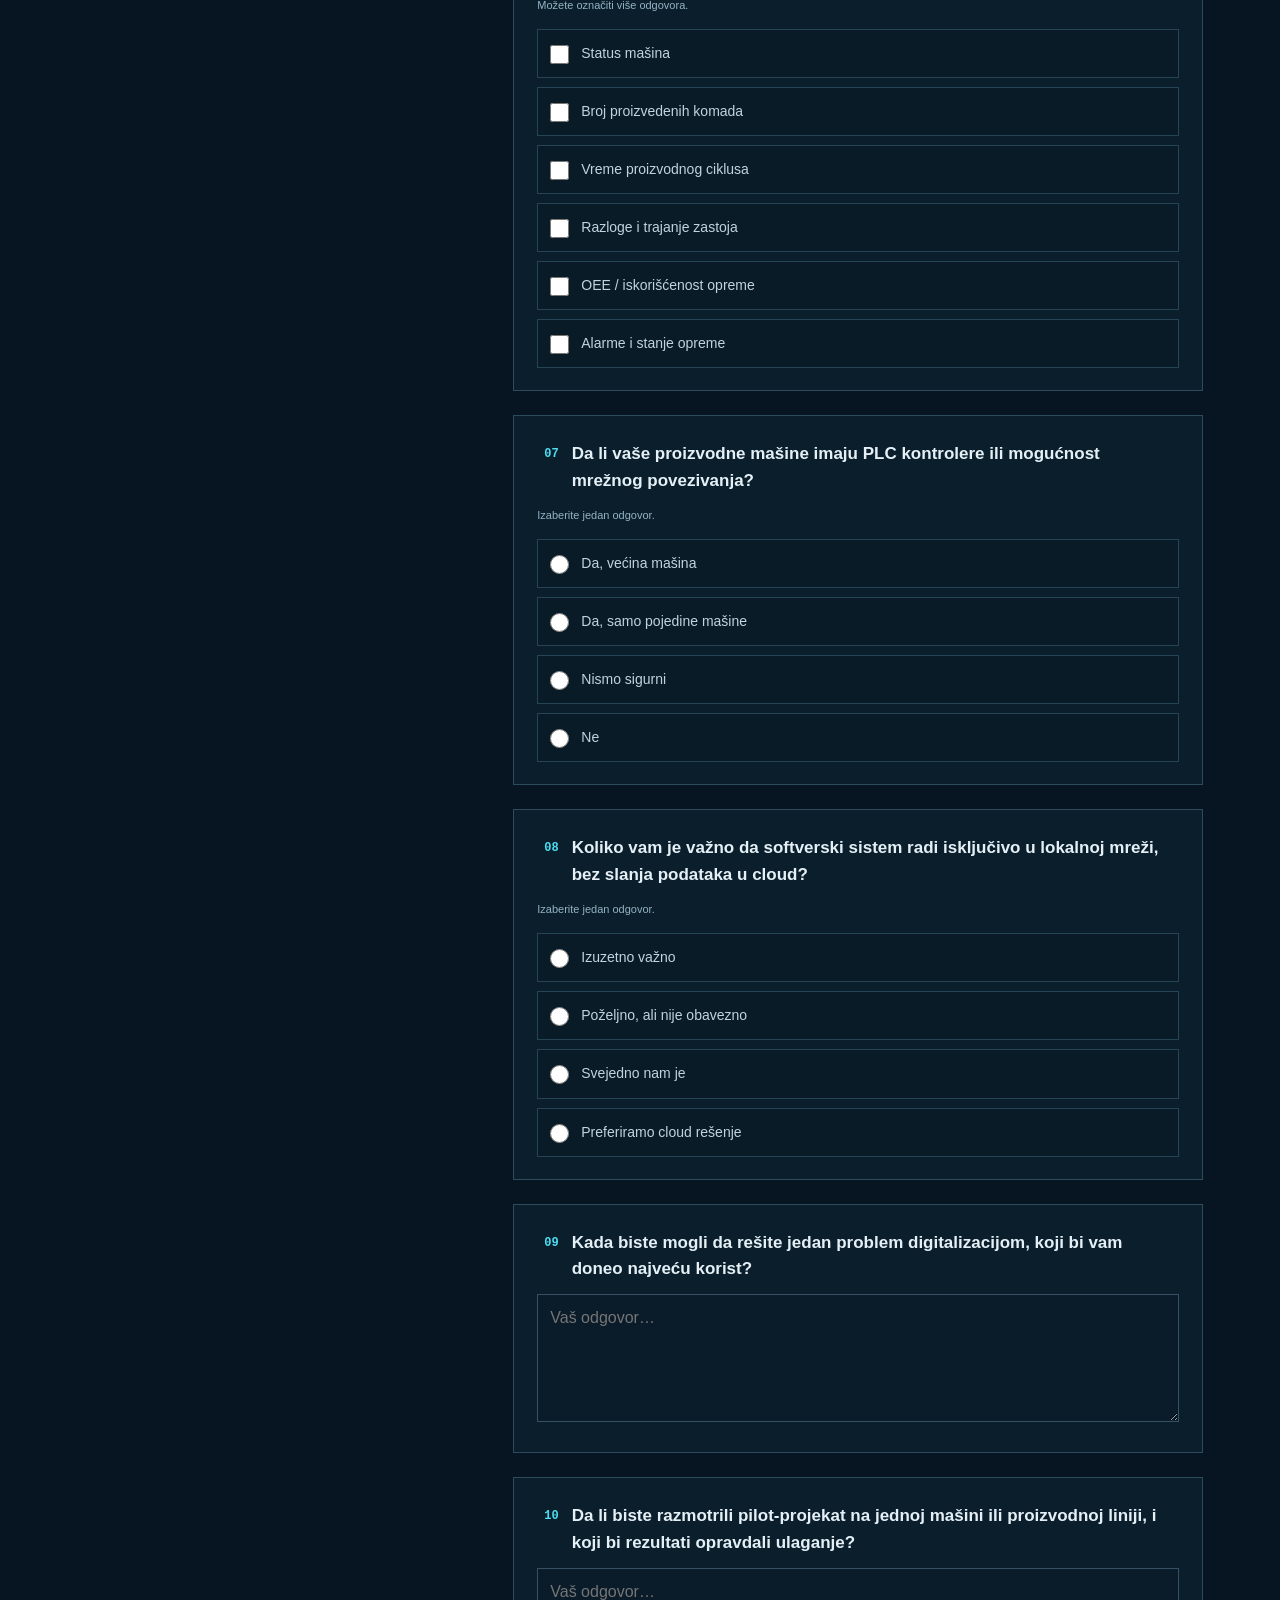
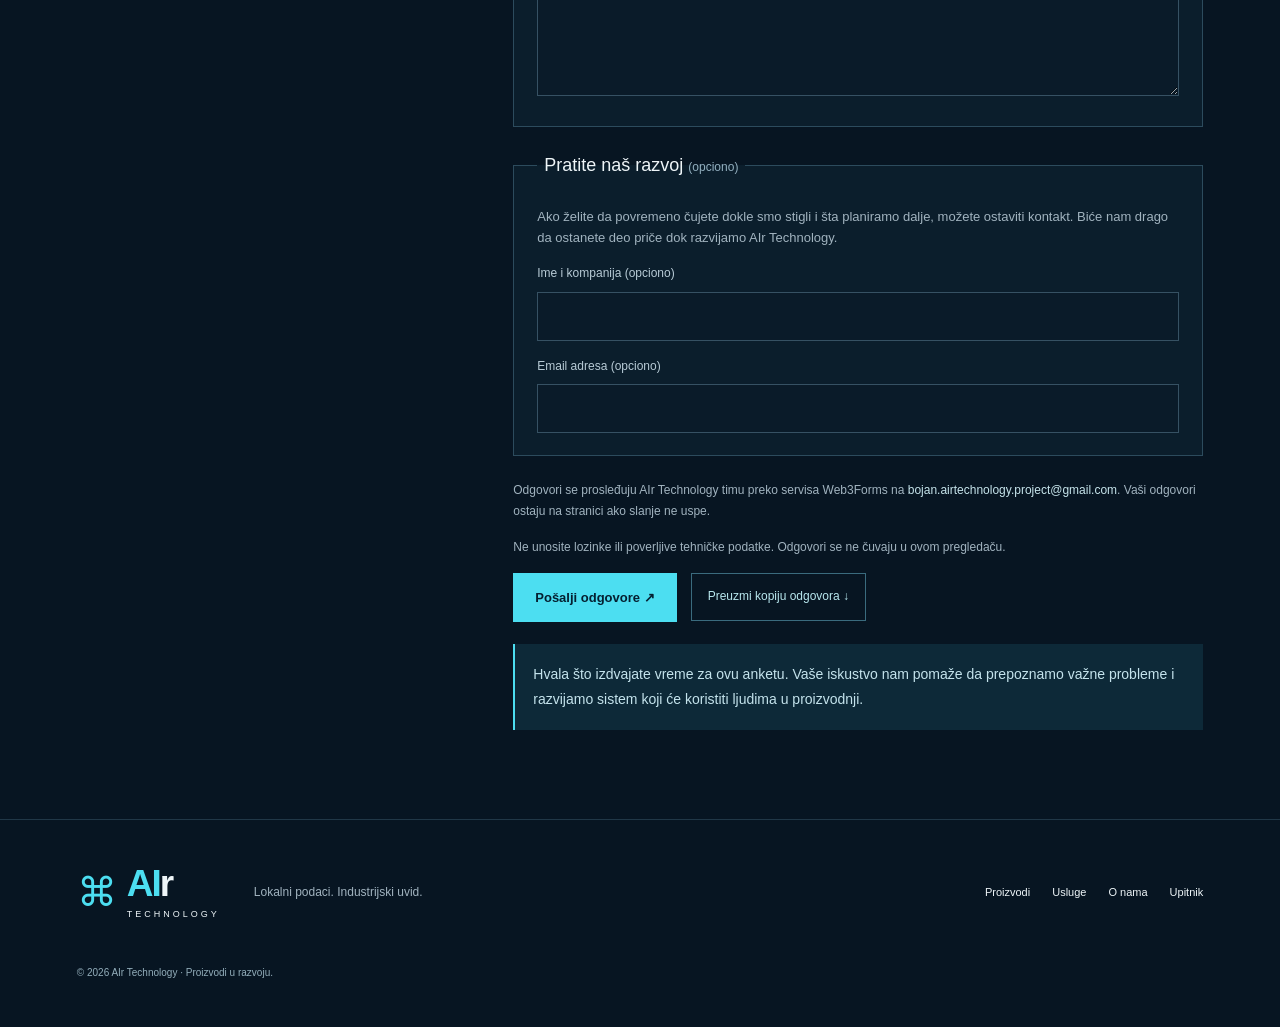
<file: kontakt.html>
<!doctype html><html lang="sr-Latn"><head><meta charset="utf-8"><meta name="viewport" content="width=device-width,initial-scale=1"><meta name="description" content="AIr Technology — lokalni IIoT sistemi u razvoju za industrijske mašine i proizvodne linije. Integracija prema zahtevima pogona. Bez obaveznog cloud-a."><meta name="theme-color" content="#071522"><title>Upitnik | AIr Technology</title><link rel="stylesheet" href="style.css"><link rel="stylesheet" href="module-themes.css"><script src="app.js" defer></script><link rel="stylesheet" href="survey.css"><script src="survey.js" defer></script></head><body data-module="" class=""><a class="skip" href="#main">Pređi na sadržaj</a><header><a class="brand" href="index.html" aria-label="AIr Technology početna"><span class="brand-symbol">⌘</span><span><b><i>AI</i>r</b><small>TECHNOLOGY</small></span></a><button class="menu-toggle" aria-expanded="false" aria-controls="navigation" aria-label="Otvori navigaciju">☰</button><nav id="navigation" aria-label="Glavna navigacija"><a href="index.html" >Početna</a><a href="proizvodi.html" >Proizvodi</a><a href="usluge.html" >Usluge</a><a href="o-nama.html" >O nama</a><a href="upitnik.html" >Upitnik</a></nav><div class="survey-invite header-survey-invite"><a class="header-cta" href="upitnik.html">Popuni anketu ↗</a><span class="survey-invite-thanks">Hvala na vremenu — vaš odgovor usmerava naš razvoj.</span></div></header><main id="main"><section class="intro survey-intro"><div class="eyebrow">VAŠE ISKUSTVO USMERAVA NAŠ RAZVOJ</div><h1>AIr Technology — Upitnik</h1><p class="lead">Pomozite nam da razumemo stvarne izazove vašeg pogona i razvijamo rešenja prema onome što je vama važno.</p><div class="survey-meta"><span>10 pitanja</span><span>Oko 5 minuta</span><span>Bez registracije</span></div></section><section class="survey-layout"><aside class="survey-aside"><h2>Počnimo od vaših potreba.</h2><p>Vaši odgovori pomažu nam da odredimo prioritete razvoja i razumemo šta bi opravdalo ulaganje u vašem pogonu.</p><p>Popunjavanje upitnika ne obavezuje vas da implementirate projekat ili isprobate pilot-verziju. Informacije koje podelite sa nama od velike su nam koristi da bolje razumemo potrebe proizvodnje i usmerimo dalji razvoj.</p><a class="survey-email" href="mailto:bojan.airtechnology.project@gmail.com">bojan.airtechnology.project@gmail.com</a></aside><noscript><p>Za popunjavanje i slanje ovog upitnika uključite JavaScript ili nam pišite direktno na <a href="mailto:bojan.airtechnology.project@gmail.com">bojan.airtechnology.project@gmail.com</a>.</p><style>#survey-form{display:none}</style></noscript><form id="survey-form" action="upitnik.html" method="GET" data-recipient="bojan.airtechnology.project@gmail.com" data-access-key="a25179cf-93b3-4512-abc0-ef895e78cdc1"><div class="survey-honey" aria-hidden="true"><label>Ostavite prazno<input type="text" name="_honey" tabindex="-1" autocomplete="off"></label></div><div class="survey-instructions"><p>Molimo vas da izdvojite nekoliko minuta i podelite svoje iskustvo sa nama. Vaši odgovori pomoći će nam da bolje razumemo potrebe proizvodnje i usmerimo razvoj projekta.</p><p>Tamo gde je naznačeno možete izabrati više odgovora. Ako nešto ne pratite ili niste sigurni, slobodno to navedite — i ta informacija nam je korisna.</p><p>Unapred hvala na vremenu i podršci!</p><p id="survey-context" hidden></p></div><fieldset class="survey-question" data-question="1" data-title="Koji su trenutno najveći problemi koji utiču na efikasnost vaše proizvodnje?" data-kind="checkbox"><legend><span class="question-number">01</span><span>Koji su trenutno najveći problemi koji utiču na efikasnost vaše proizvodnje?</span></legend><p class="question-hint">Možete označiti više odgovora.</p><div class="survey-options"><label class="survey-option"><input type="checkbox" name="q1" value="Neplanirani zastoji"  ><span>Neplanirani zastoji</span></label><label class="survey-option"><input type="checkbox" name="q1" value="Nedovoljna produktivnost"  ><span>Nedovoljna produktivnost</span></label><label class="survey-option"><input type="checkbox" name="q1" value="Nedostatak podataka o proizvodnji"  ><span>Nedostatak podataka o proizvodnji</span></label><label class="survey-option"><input type="checkbox" name="q1" value="Problemi u organizaciji održavanja"  ><span>Problemi u organizaciji održavanja</span></label><label class="survey-option"><input type="checkbox" name="q1" value="Nedovoljna automatizacija"  ><span>Nedovoljna automatizacija</span></label><label class="survey-option"><input type="checkbox" name="q1" value="Drugo"  data-other-toggle><span>Drugo</span></label></div><label class="survey-other" hidden>Drugo — dopišite ako želite<textarea name="q1_drugo" rows="2" maxlength="1500" disabled></textarea></label></fieldset><fieldset class="survey-question" data-question="2" data-title="Kako trenutno pratite rad mašina, proizvodne rezultate i zastoje?" data-kind="checkbox"><legend><span class="question-number">02</span><span>Kako trenutno pratite rad mašina, proizvodne rezultate i zastoje?</span></legend><p class="question-hint">Možete označiti više odgovora.</p><div class="survey-options"><label class="survey-option"><input type="checkbox" name="q2" value="Ručno, kroz papirne izveštaje"  ><span>Ručno, kroz papirne izveštaje</span></label><label class="survey-option"><input type="checkbox" name="q2" value="Excel tabele"  ><span>Excel tabele</span></label><label class="survey-option"><input type="checkbox" name="q2" value="Postojeći MES / SCADA / ERP sistem"  ><span>Postojeći MES / SCADA / ERP sistem</span></label><label class="survey-option"><input type="checkbox" name="q2" value="Nemamo organizovan sistem praćenja"  ><span>Nemamo organizovan sistem praćenja</span></label><label class="survey-option"><input type="checkbox" name="q2" value="Drugo"  data-other-toggle><span>Drugo</span></label></div><label class="survey-other" hidden>Drugo — dopišite ako želite<textarea name="q2_drugo" rows="2" maxlength="1500" disabled></textarea></label></fieldset><fieldset class="survey-question" data-question="3" data-title="Koliko često dolazi do neplaniranih zastoja i kakav uticaj imaju na proizvodnju?" data-kind="radio"><legend><span class="question-number">03</span><span>Koliko često dolazi do neplaniranih zastoja i kakav uticaj imaju na proizvodnju?</span></legend><p class="question-hint">Izaberite jedan odgovor.</p><div class="survey-options"><label class="survey-option"><input type="radio" name="q3" value="Svakodnevno" required ><span>Svakodnevno</span></label><label class="survey-option"><input type="radio" name="q3" value="Nekoliko puta nedeljno" required ><span>Nekoliko puta nedeljno</span></label><label class="survey-option"><input type="radio" name="q3" value="Nekoliko puta mesečno" required ><span>Nekoliko puta mesečno</span></label><label class="survey-option"><input type="radio" name="q3" value="Retko" required ><span>Retko</span></label><label class="survey-option"><input type="radio" name="q3" value="Nemamo pouzdane podatke" required ><span>Nemamo pouzdane podatke</span></label></div><label class="survey-extra">Kako zastoji utiču na vašu proizvodnju? <span>(opciono)</span><textarea name="q3_uticaj" rows="3" maxlength="2000" placeholder="Npr. kašnjenje isporuke, prekidi rada, dodatni troškovi…"></textarea></label></fieldset><fieldset class="survey-question" data-question="4" data-title="Da li možete da identifikujete koje mašine ili operacije predstavljaju usko grlo u proizvodnji?" data-kind="radio"><legend><span class="question-number">04</span><span>Da li možete da identifikujete koje mašine ili operacije predstavljaju usko grlo u proizvodnji?</span></legend><p class="question-hint">Izaberite jedan odgovor.</p><div class="survey-options"><label class="survey-option"><input type="radio" name="q4" value="Da, automatski kroz podatke" required ><span>Da, automatski kroz podatke</span></label><label class="survey-option"><input type="radio" name="q4" value="Da, ali ručnom analizom" required ><span>Da, ali ručnom analizom</span></label><label class="survey-option"><input type="radio" name="q4" value="Delimično" required ><span>Delimično</span></label><label class="survey-option"><input type="radio" name="q4" value="Ne" required ><span>Ne</span></label></div></fieldset><fieldset class="survey-question" data-question="5" data-title="Kako organizujete preventivno održavanje i pratite rad tehničara?" data-kind="checkbox"><legend><span class="question-number">05</span><span>Kako organizujete preventivno održavanje i pratite rad tehničara?</span></legend><p class="question-hint">Možete označiti više odgovora.</p><div class="survey-options"><label class="survey-option"><input type="checkbox" name="q5" value="Specijalizovan CMMS / EAM sistem"  ><span>Specijalizovan CMMS / EAM sistem</span></label><label class="survey-option"><input type="checkbox" name="q5" value="Excel ili papirna dokumentacija"  ><span>Excel ili papirna dokumentacija</span></label><label class="survey-option"><input type="checkbox" name="q5" value="Usmeni dogovori i poruke"  ><span>Usmeni dogovori i poruke</span></label><label class="survey-option"><input type="checkbox" name="q5" value="Nemamo definisan sistem"  ><span>Nemamo definisan sistem</span></label><label class="survey-option"><input type="checkbox" name="q5" value="Drugo"  data-other-toggle><span>Drugo</span></label></div><label class="survey-other" hidden>Drugo — dopišite ako želite<textarea name="q5_drugo" rows="2" maxlength="1500" disabled></textarea></label></fieldset><fieldset class="survey-question" data-question="6" data-title="Koje podatke biste najviše želeli da pratite u realnom vremenu?" data-kind="checkbox"><legend><span class="question-number">06</span><span>Koje podatke biste najviše želeli da pratite u realnom vremenu?</span></legend><p class="question-hint">Možete označiti više odgovora.</p><div class="survey-options"><label class="survey-option"><input type="checkbox" name="q6" value="Status mašina"  ><span>Status mašina</span></label><label class="survey-option"><input type="checkbox" name="q6" value="Broj proizvedenih komada"  ><span>Broj proizvedenih komada</span></label><label class="survey-option"><input type="checkbox" name="q6" value="Vreme proizvodnog ciklusa"  ><span>Vreme proizvodnog ciklusa</span></label><label class="survey-option"><input type="checkbox" name="q6" value="Razloge i trajanje zastoja"  ><span>Razloge i trajanje zastoja</span></label><label class="survey-option"><input type="checkbox" name="q6" value="OEE / iskorišćenost opreme"  ><span>OEE / iskorišćenost opreme</span></label><label class="survey-option"><input type="checkbox" name="q6" value="Alarme i stanje opreme"  ><span>Alarme i stanje opreme</span></label></div></fieldset><fieldset class="survey-question" data-question="7" data-title="Da li vaše proizvodne mašine imaju PLC kontrolere ili mogućnost mrežnog povezivanja?" data-kind="radio"><legend><span class="question-number">07</span><span>Da li vaše proizvodne mašine imaju PLC kontrolere ili mogućnost mrežnog povezivanja?</span></legend><p class="question-hint">Izaberite jedan odgovor.</p><div class="survey-options"><label class="survey-option"><input type="radio" name="q7" value="Da, većina mašina" required ><span>Da, većina mašina</span></label><label class="survey-option"><input type="radio" name="q7" value="Da, samo pojedine mašine" required ><span>Da, samo pojedine mašine</span></label><label class="survey-option"><input type="radio" name="q7" value="Nismo sigurni" required ><span>Nismo sigurni</span></label><label class="survey-option"><input type="radio" name="q7" value="Ne" required ><span>Ne</span></label></div></fieldset><fieldset class="survey-question" data-question="8" data-title="Koliko vam je važno da softverski sistem radi isključivo u lokalnoj mreži, bez slanja podataka u cloud?" data-kind="radio"><legend><span class="question-number">08</span><span>Koliko vam je važno da softverski sistem radi isključivo u lokalnoj mreži, bez slanja podataka u cloud?</span></legend><p class="question-hint">Izaberite jedan odgovor.</p><div class="survey-options"><label class="survey-option"><input type="radio" name="q8" value="Izuzetno važno" required ><span>Izuzetno važno</span></label><label class="survey-option"><input type="radio" name="q8" value="Poželjno, ali nije obavezno" required ><span>Poželjno, ali nije obavezno</span></label><label class="survey-option"><input type="radio" name="q8" value="Svejedno nam je" required ><span>Svejedno nam je</span></label><label class="survey-option"><input type="radio" name="q8" value="Preferiramo cloud rešenje" required ><span>Preferiramo cloud rešenje</span></label></div></fieldset><fieldset class="survey-question" data-question="9" data-title="Kada biste mogli da rešite jedan problem digitalizacijom, koji bi vam doneo najveću korist?" data-kind="text"><legend><span class="question-number">09</span><span>Kada biste mogli da rešite jedan problem digitalizacijom, koji bi vam doneo najveću korist?</span></legend><label class="sr-only" for="q9">Odgovor na pitanje 9</label><textarea id="q9" name="q9" rows="4" required maxlength="4000" placeholder="Vaš odgovor…"></textarea></fieldset><fieldset class="survey-question" data-question="10" data-title="Da li biste razmotrili pilot-projekat na jednoj mašini ili proizvodnoj liniji, i koji bi rezultati opravdali ulaganje?" data-kind="text"><legend><span class="question-number">10</span><span>Da li biste razmotrili pilot-projekat na jednoj mašini ili proizvodnoj liniji, i koji bi rezultati opravdali ulaganje?</span></legend><label class="sr-only" for="q10">Odgovor na pitanje 10</label><textarea id="q10" name="q10" rows="4" required maxlength="4000" placeholder="Vaš odgovor…"></textarea></fieldset><fieldset class="survey-contact"><legend>Pratite naš razvoj <span>(opciono)</span></legend><p>Ako želite da povremeno čujete dokle smo stigli i šta planiramo dalje, možete ostaviti kontakt. Biće nam drago da ostanete deo priče dok razvijamo AIr Technology.</p><label>Ime i kompanija (opciono)<input type="text" name="Ime i kompanija" maxlength="200" autocomplete="name"></label><label>Email adresa (opciono)<input type="email" name="email" maxlength="200" autocomplete="email"></label></fieldset><div class="survey-submit"><p><span id="survey-delivery-note">Odgovori se prosleđuju AIr Technology timu preko servisa Web3Forms na</span> <strong>bojan.airtechnology.project@gmail.com</strong>. Vaši odgovori ostaju na stranici ako slanje ne uspe.</p><p>Ne unosite lozinke ili poverljive tehničke podatke. Odgovori se ne čuvaju u ovom pregledaču.</p><button type="submit" class="button" id="survey-send">Pošalji odgovore ↗</button><a id="survey-email-fallback" class="survey-download" hidden>Otvori email sa odgovorima ↗</a><button type="button" class="survey-download" id="survey-download">Preuzmi kopiju odgovora ↓</button><p class="survey-closing-thanks">Hvala što izdvajate vreme za ovu anketu. Vaše iskustvo nam pomaže da prepoznamo važne probleme i razvijamo sistem koji će koristiti ljudima u proizvodnji.</p><p role="status" id="survey-status"></p></div></form></section></main><footer><a class="brand" href="index.html"><span class="brand-symbol">⌘</span><span><b><i>AI</i>r</b><small>TECHNOLOGY</small></span></a><p>Lokalni podaci. Industrijski uvid.</p><div><a href="proizvodi.html">Proizvodi</a><a href="usluge.html">Usluge</a><a href="o-nama.html">O nama</a><a href="upitnik.html">Upitnik</a></div><small>© 2026 AIr Technology · Proizvodi u razvoju.</small></footer></body></html>
</file>
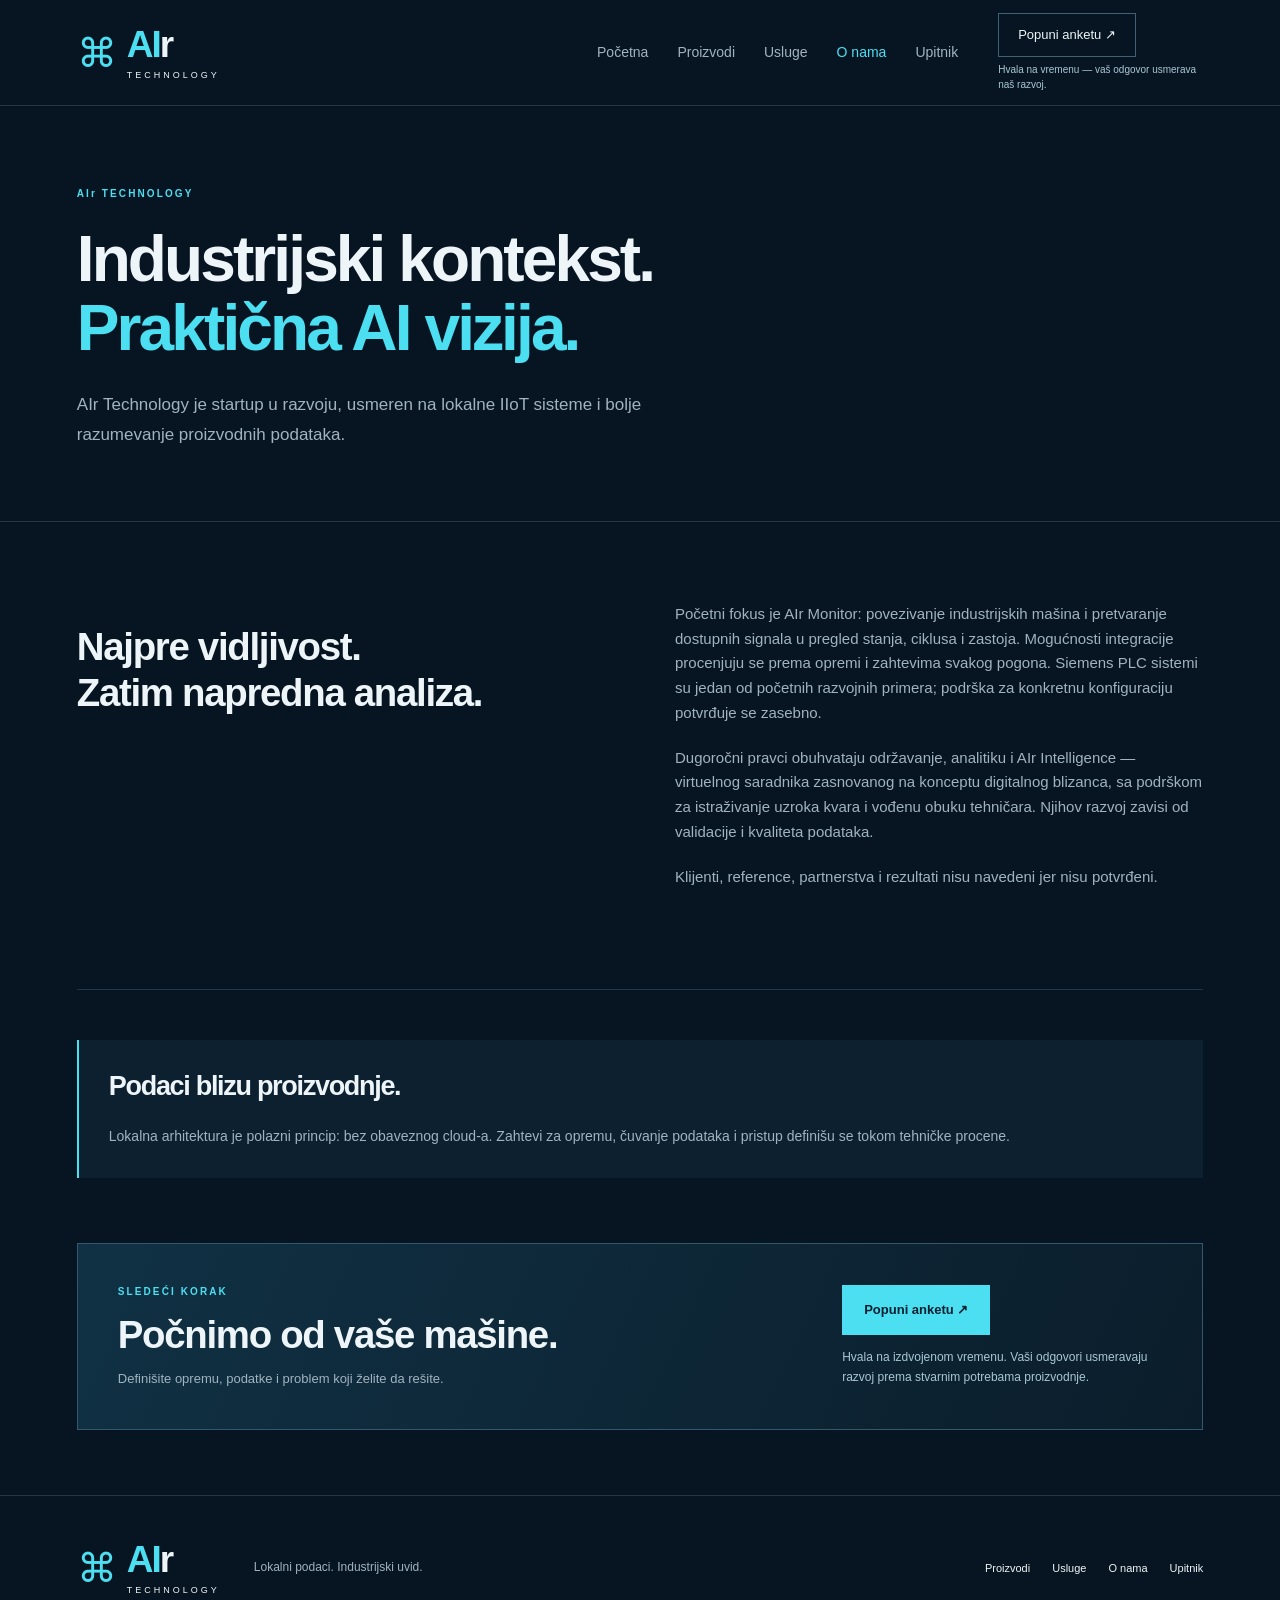
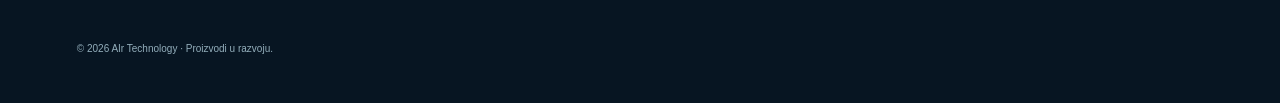
<file: o-nama.html>
<!doctype html><html lang="sr-Latn"><head><meta charset="utf-8"><meta name="viewport" content="width=device-width,initial-scale=1"><meta name="description" content="AIr Technology — lokalni IIoT sistemi u razvoju za industrijske mašine i proizvodne linije. Integracija prema zahtevima pogona. Bez obaveznog cloud-a."><meta name="theme-color" content="#071522"><title>O nama | AIr Technology</title><link rel="stylesheet" href="style.css"><link rel="stylesheet" href="module-themes.css"><script src="app.js" defer></script></head><body data-module="" class=""><a class="skip" href="#main">Pređi na sadržaj</a><header><a class="brand" href="index.html" aria-label="AIr Technology početna"><span class="brand-symbol">⌘</span><span><b><i>AI</i>r</b><small>TECHNOLOGY</small></span></a><button class="menu-toggle" aria-expanded="false" aria-controls="navigation" aria-label="Otvori navigaciju">☰</button><nav id="navigation" aria-label="Glavna navigacija"><a href="index.html" >Početna</a><a href="proizvodi.html" >Proizvodi</a><a href="usluge.html" >Usluge</a><a href="o-nama.html" aria-current="page">O nama</a><a href="upitnik.html" >Upitnik</a></nav><div class="survey-invite header-survey-invite"><a class="header-cta" href="upitnik.html">Popuni anketu ↗</a><span class="survey-invite-thanks">Hvala na vremenu — vaš odgovor usmerava naš razvoj.</span></div></header><main id="main"><section class="intro"><div class="eyebrow">AIr TECHNOLOGY</div><h1>Industrijski kontekst.<br><em>Praktična AI vizija.</em></h1><p class="lead">AIr Technology je startup u razvoju, usmeren na lokalne IIoT sisteme i bolje razumevanje proizvodnih podataka.</p></section><section class="split section"><h2>Najpre vidljivost.<br>Zatim napredna analiza.</h2><div><p>Početni fokus je AIr Monitor: povezivanje industrijskih mašina i pretvaranje dostupnih signala u pregled stanja, ciklusa i zastoja. Mogućnosti integracije procenjuju se prema opremi i zahtevima svakog pogona. Siemens PLC sistemi su jedan od početnih razvojnih primera; podrška za konkretnu konfiguraciju potvrđuje se zasebno.</p><p>Dugoročni pravci obuhvataju održavanje, analitiku i AIr Intelligence — virtuelnog saradnika zasnovanog na konceptu digitalnog blizanca, sa podrškom za istraživanje uzroka kvara i vođenu obuku tehničara. Njihov razvoj zavisi od validacije i kvaliteta podataka.</p><p>Klijenti, reference, partnerstva i rezultati nisu navedeni jer nisu potvrđeni.</p></div></section><section class="notice"><h2>Podaci blizu proizvodnje.</h2><p>Lokalna arhitektura je polazni princip: bez obaveznog cloud-a. Zahtevi za opremu, čuvanje podataka i pristup definišu se tokom tehničke procene.</p></section><section class="cta"><div><div class="eyebrow">SLEDEĆI KORAK</div><h2>Počnimo od vaše mašine.</h2><p>Definišite opremu, podatke i problem koji želite da rešite.</p></div><div class="survey-invite"><a class="button" href="upitnik.html">Popuni anketu ↗</a><p class="survey-invite-thanks">Hvala na izdvojenom vremenu. Vaši odgovori usmeravaju razvoj prema stvarnim potrebama proizvodnje.</p></div></section></main><footer><a class="brand" href="index.html"><span class="brand-symbol">⌘</span><span><b><i>AI</i>r</b><small>TECHNOLOGY</small></span></a><p>Lokalni podaci. Industrijski uvid.</p><div><a href="proizvodi.html">Proizvodi</a><a href="usluge.html">Usluge</a><a href="o-nama.html">O nama</a><a href="upitnik.html">Upitnik</a></div><small>© 2026 AIr Technology · Proizvodi u razvoju.</small></footer></body></html>
</file>
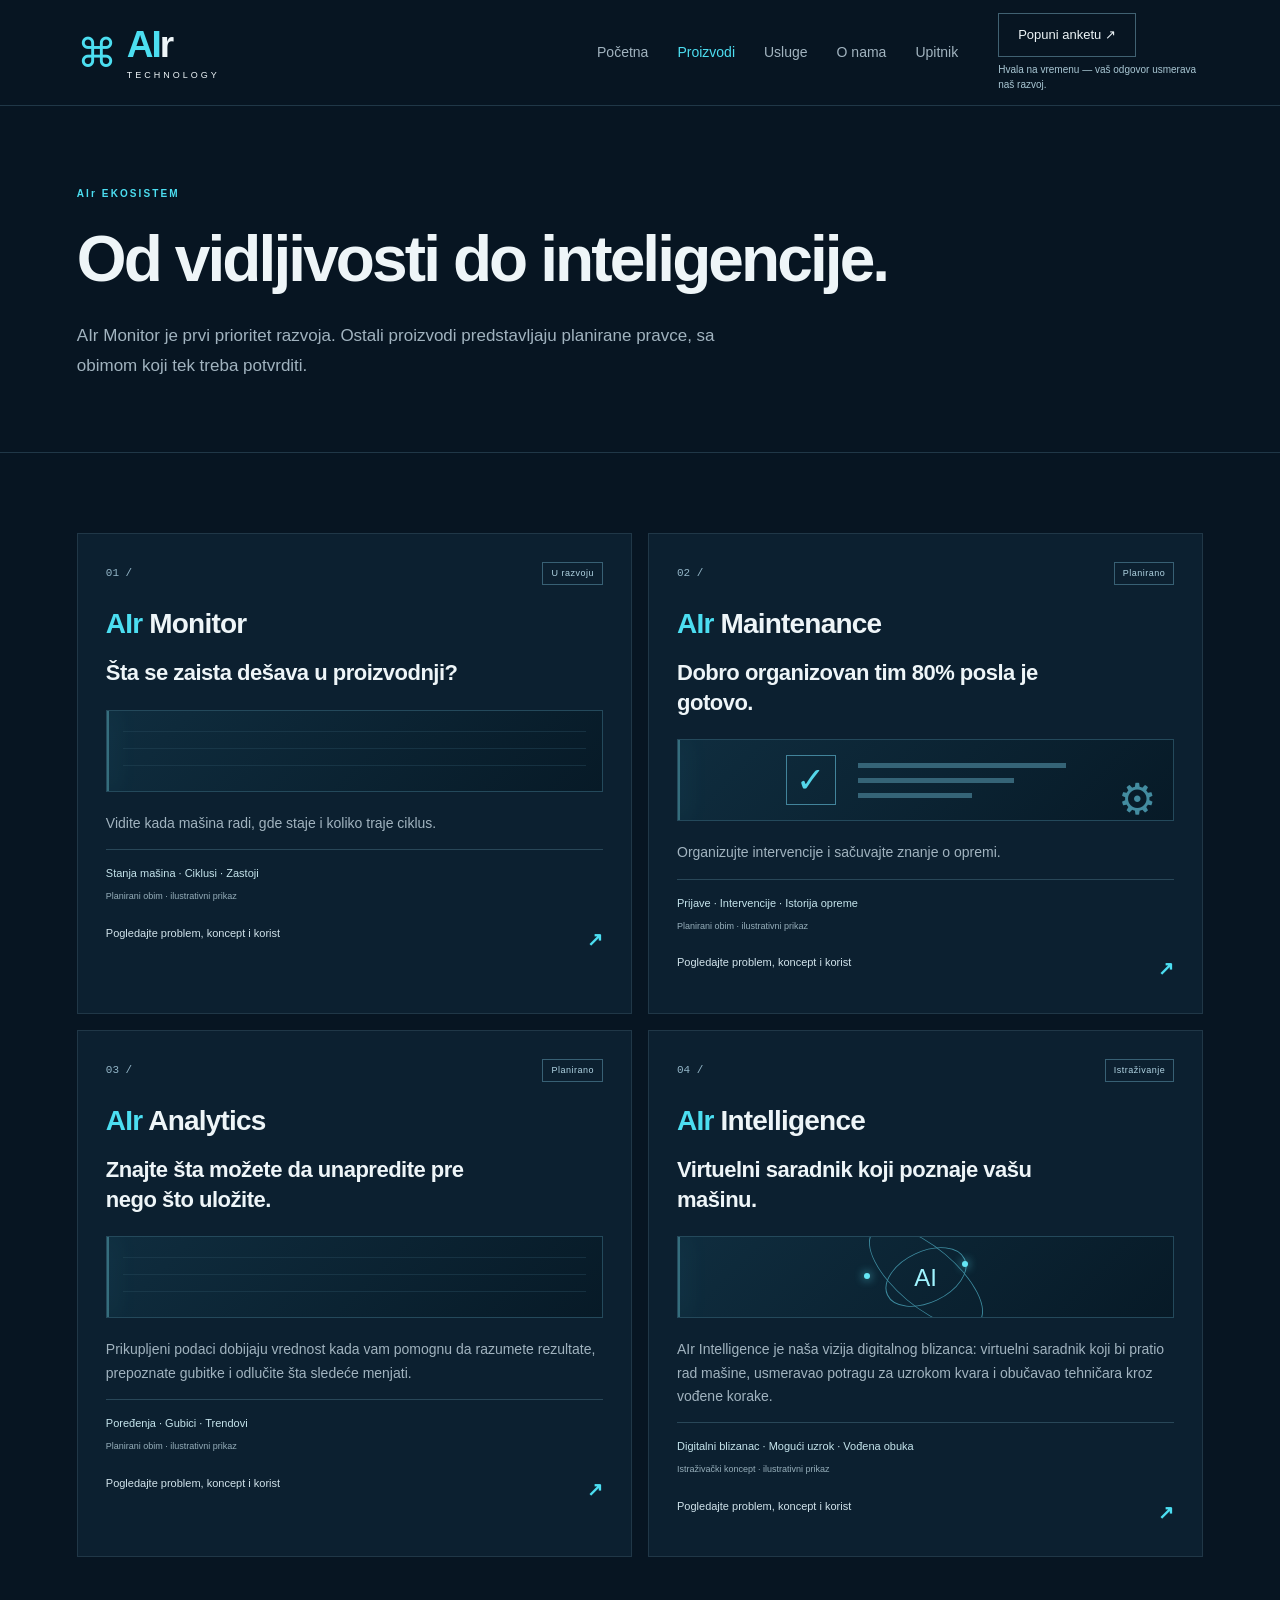
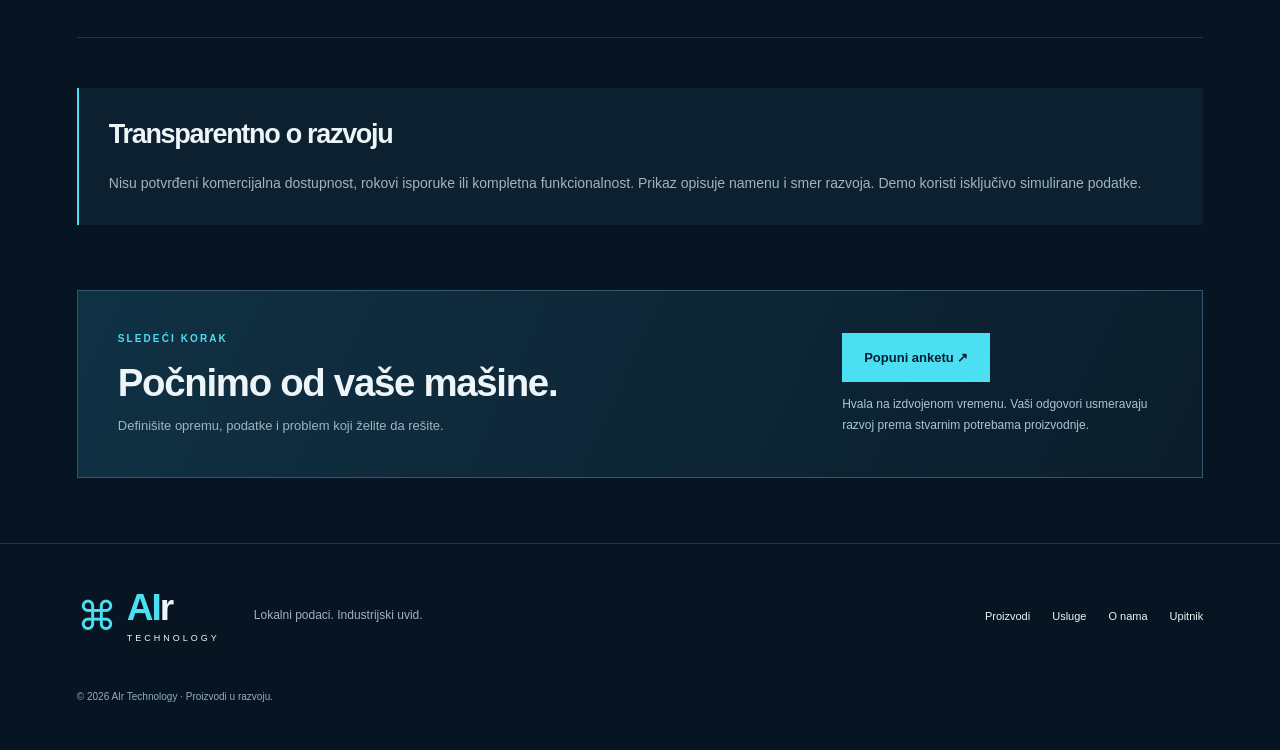
<file: proizvodi.html>
<!doctype html><html lang="sr-Latn"><head><meta charset="utf-8"><meta name="viewport" content="width=device-width,initial-scale=1"><meta name="description" content="AIr Technology — lokalni IIoT sistemi u razvoju za industrijske mašine i proizvodne linije. Integracija prema zahtevima pogona. Bez obaveznog cloud-a."><meta name="theme-color" content="#071522"><title>Proizvodi | AIr Technology</title><link rel="stylesheet" href="style.css"><link rel="stylesheet" href="module-themes.css"><script src="app.js" defer></script></head><body data-module="" class=""><a class="skip" href="#main">Pređi na sadržaj</a><header><a class="brand" href="index.html" aria-label="AIr Technology početna"><span class="brand-symbol">⌘</span><span><b><i>AI</i>r</b><small>TECHNOLOGY</small></span></a><button class="menu-toggle" aria-expanded="false" aria-controls="navigation" aria-label="Otvori navigaciju">☰</button><nav id="navigation" aria-label="Glavna navigacija"><a href="index.html" >Početna</a><a href="proizvodi.html" aria-current="page">Proizvodi</a><a href="usluge.html" >Usluge</a><a href="o-nama.html" >O nama</a><a href="upitnik.html" >Upitnik</a></nav><div class="survey-invite header-survey-invite"><a class="header-cta" href="upitnik.html">Popuni anketu ↗</a><span class="survey-invite-thanks">Hvala na vremenu — vaš odgovor usmerava naš razvoj.</span></div></header><main id="main"><section class="intro"><div class="eyebrow">AIr EKOSISTEM</div><h1>Od vidljivosti do inteligencije.</h1><p class="lead">AIr Monitor je prvi prioritet razvoja. Ostali proizvodi predstavljaju planirane pravce, sa obimom koji tek treba potvrditi.</p></section><section class="products section" aria-label="Proizvodi"><a class="product benefit-card" href="air-monitor.html"><div class="row"><span class="num">01 /</span><span class="badge">U razvoju</span></div><h3><span>AIr</span> Monitor</h3><h4>Šta se zaista dešava u proizvodnji?</h4><div class="concept-visual visual-monitor mini" aria-hidden="true"><svg viewBox="0 0 440 100" preserveAspectRatio="none"><path d="M0 80H440M0 45H440M0 10H440" stroke="#244658" fill="none"/><path class="signal-line" d="M0 70H40V30H85V70H125V25H170V70H215V35H260V70H305V20H350V70H395V28H440" stroke="currentColor" stroke-width="3" fill="none"/></svg><span class="scan-light"></span></div><p>Vidite kada mašina radi, gde staje i koliko traje ciklus.</p><div class="card-deliverables">Stanja mašina · Ciklusi · Zastoji</div><span class="card-disclaimer">Planirani obim · ilustrativni prikaz</span><span class="more">Pogledajte problem, koncept i korist <b>↗</b></span></a><a class="product benefit-card" href="air-maintenance.html"><div class="row"><span class="num">02 /</span><span class="badge">Planirano</span></div><h3><span>AIr</span> Maintenance</h3><h4>Dobro organizovan tim 80% posla je gotovo.</h4><div class="concept-visual visual-maintenance mini" aria-hidden="true"><span class="task-mark">✓</span><div class="task-lines"><i></i><i></i><i></i></div><span class="gear-mark">⚙</span><span class="scan-light"></span></div><p>Organizujte intervencije i sačuvajte znanje o opremi.</p><div class="card-deliverables">Prijave · Intervencije · Istorija opreme</div><span class="card-disclaimer">Planirani obim · ilustrativni prikaz</span><span class="more">Pogledajte problem, koncept i korist <b>↗</b></span></a><a class="product benefit-card" href="air-analytics.html"><div class="row"><span class="num">03 /</span><span class="badge">Planirano</span></div><h3><span>AIr</span> Analytics</h3><h4>Znajte šta možete da unapredite pre nego što uložite.</h4><div class="concept-visual visual-analytics mini" aria-hidden="true"><svg viewBox="0 0 440 100" preserveAspectRatio="none"><path d="M0 80H440M0 45H440M0 10H440" stroke="#244658" fill="none"/><path class="signal-line" d="M0 85 45 75 80 80 120 52 160 60 205 35 250 45 290 20 340 30 390 12 440 18" stroke="currentColor" stroke-width="3" fill="none"/></svg><span class="scan-light"></span></div><p>Prikupljeni podaci dobijaju vrednost kada vam pomognu da razumete rezultate, prepoznate gubitke i odlučite šta sledeće menjati.</p><div class="card-deliverables">Poređenja · Gubici · Trendovi</div><span class="card-disclaimer">Planirani obim · ilustrativni prikaz</span><span class="more">Pogledajte problem, koncept i korist <b>↗</b></span></a><a class="product benefit-card" href="air-intelligence.html"><div class="row"><span class="num">04 /</span><span class="badge">Istraživanje</span></div><h3><span>AIr</span> Intelligence</h3><h4>Virtuelni saradnik koji poznaje vašu mašinu.</h4><div class="concept-visual visual-intelligence mini" aria-hidden="true"><span class="ai-orbit orbit-one"></span><span class="ai-orbit orbit-two"></span><b class="ai-core">AI</b><i class="ai-node node-one"></i><i class="ai-node node-two"></i><span class="scan-light"></span></div><p>AIr Intelligence je naša vizija digitalnog blizanca: virtuelni saradnik koji bi pratio rad mašine, usmeravao potragu za uzrokom kvara i obučavao tehničara kroz vođene korake.</p><div class="card-deliverables">Digitalni blizanac · Mogući uzrok · Vođena obuka</div><span class="card-disclaimer">Istraživački koncept · ilustrativni prikaz</span><span class="more">Pogledajte problem, koncept i korist <b>↗</b></span></a></section><section class="notice"><h2>Transparentno o razvoju</h2><p>Nisu potvrđeni komercijalna dostupnost, rokovi isporuke ili kompletna funkcionalnost. Prikaz opisuje namenu i smer razvoja. Demo koristi isključivo simulirane podatke.</p></section><section class="cta"><div><div class="eyebrow">SLEDEĆI KORAK</div><h2>Počnimo od vaše mašine.</h2><p>Definišite opremu, podatke i problem koji želite da rešite.</p></div><div class="survey-invite"><a class="button" href="upitnik.html">Popuni anketu ↗</a><p class="survey-invite-thanks">Hvala na izdvojenom vremenu. Vaši odgovori usmeravaju razvoj prema stvarnim potrebama proizvodnje.</p></div></section></main><footer><a class="brand" href="index.html"><span class="brand-symbol">⌘</span><span><b><i>AI</i>r</b><small>TECHNOLOGY</small></span></a><p>Lokalni podaci. Industrijski uvid.</p><div><a href="proizvodi.html">Proizvodi</a><a href="usluge.html">Usluge</a><a href="o-nama.html">O nama</a><a href="upitnik.html">Upitnik</a></div><small>© 2026 AIr Technology · Proizvodi u razvoju.</small></footer></body></html>
</file>
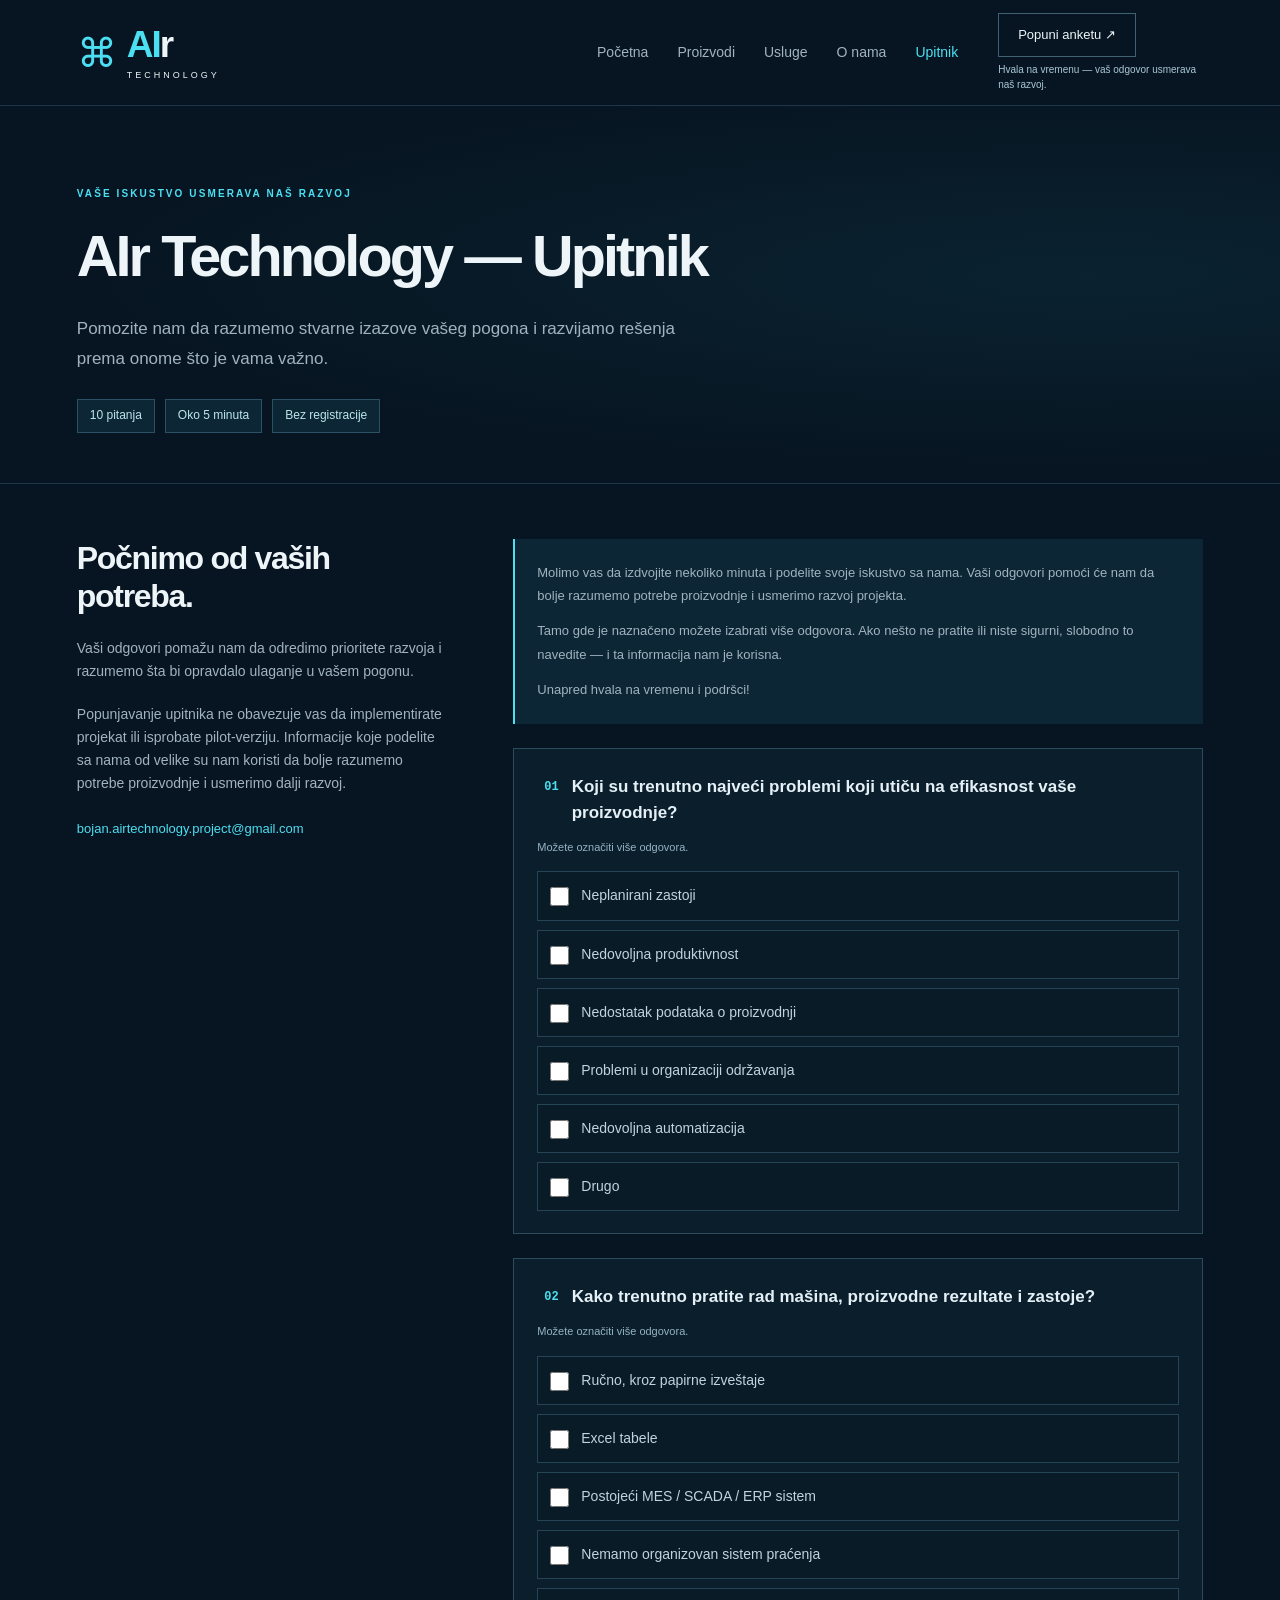
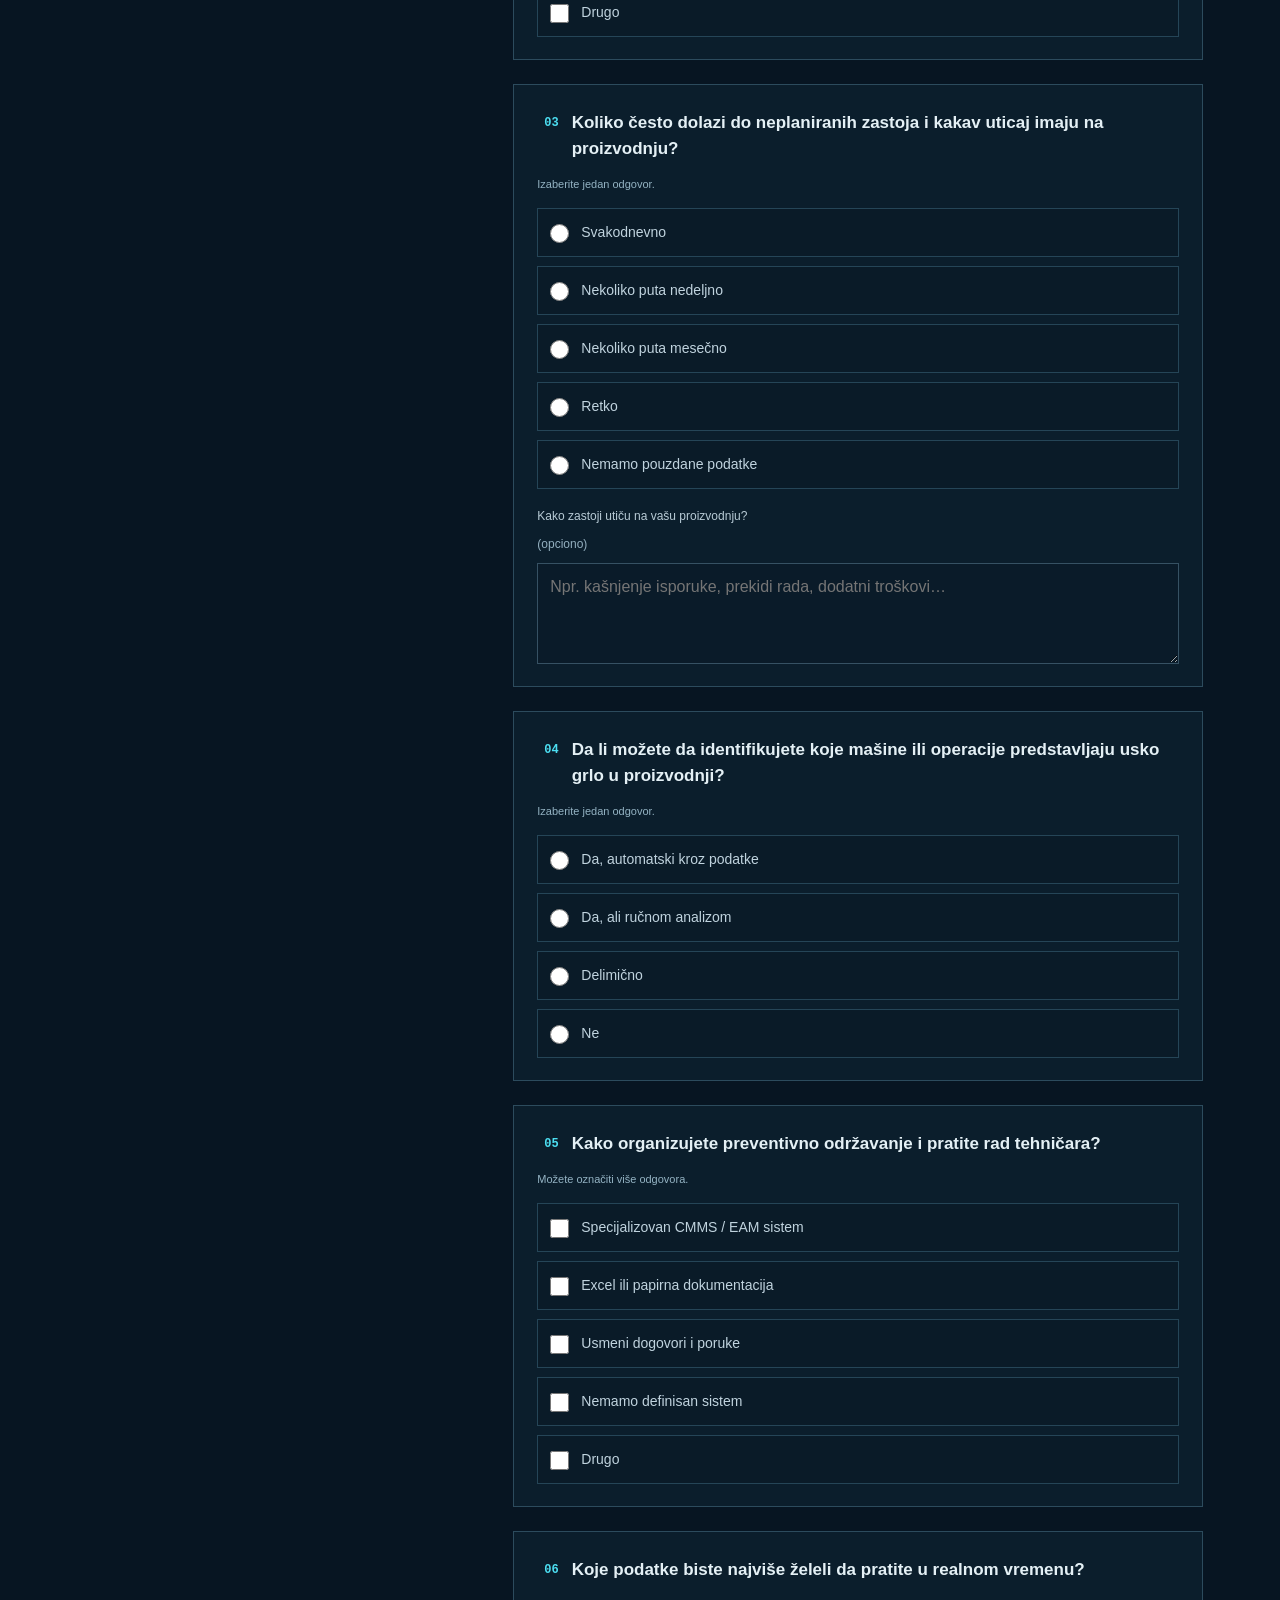
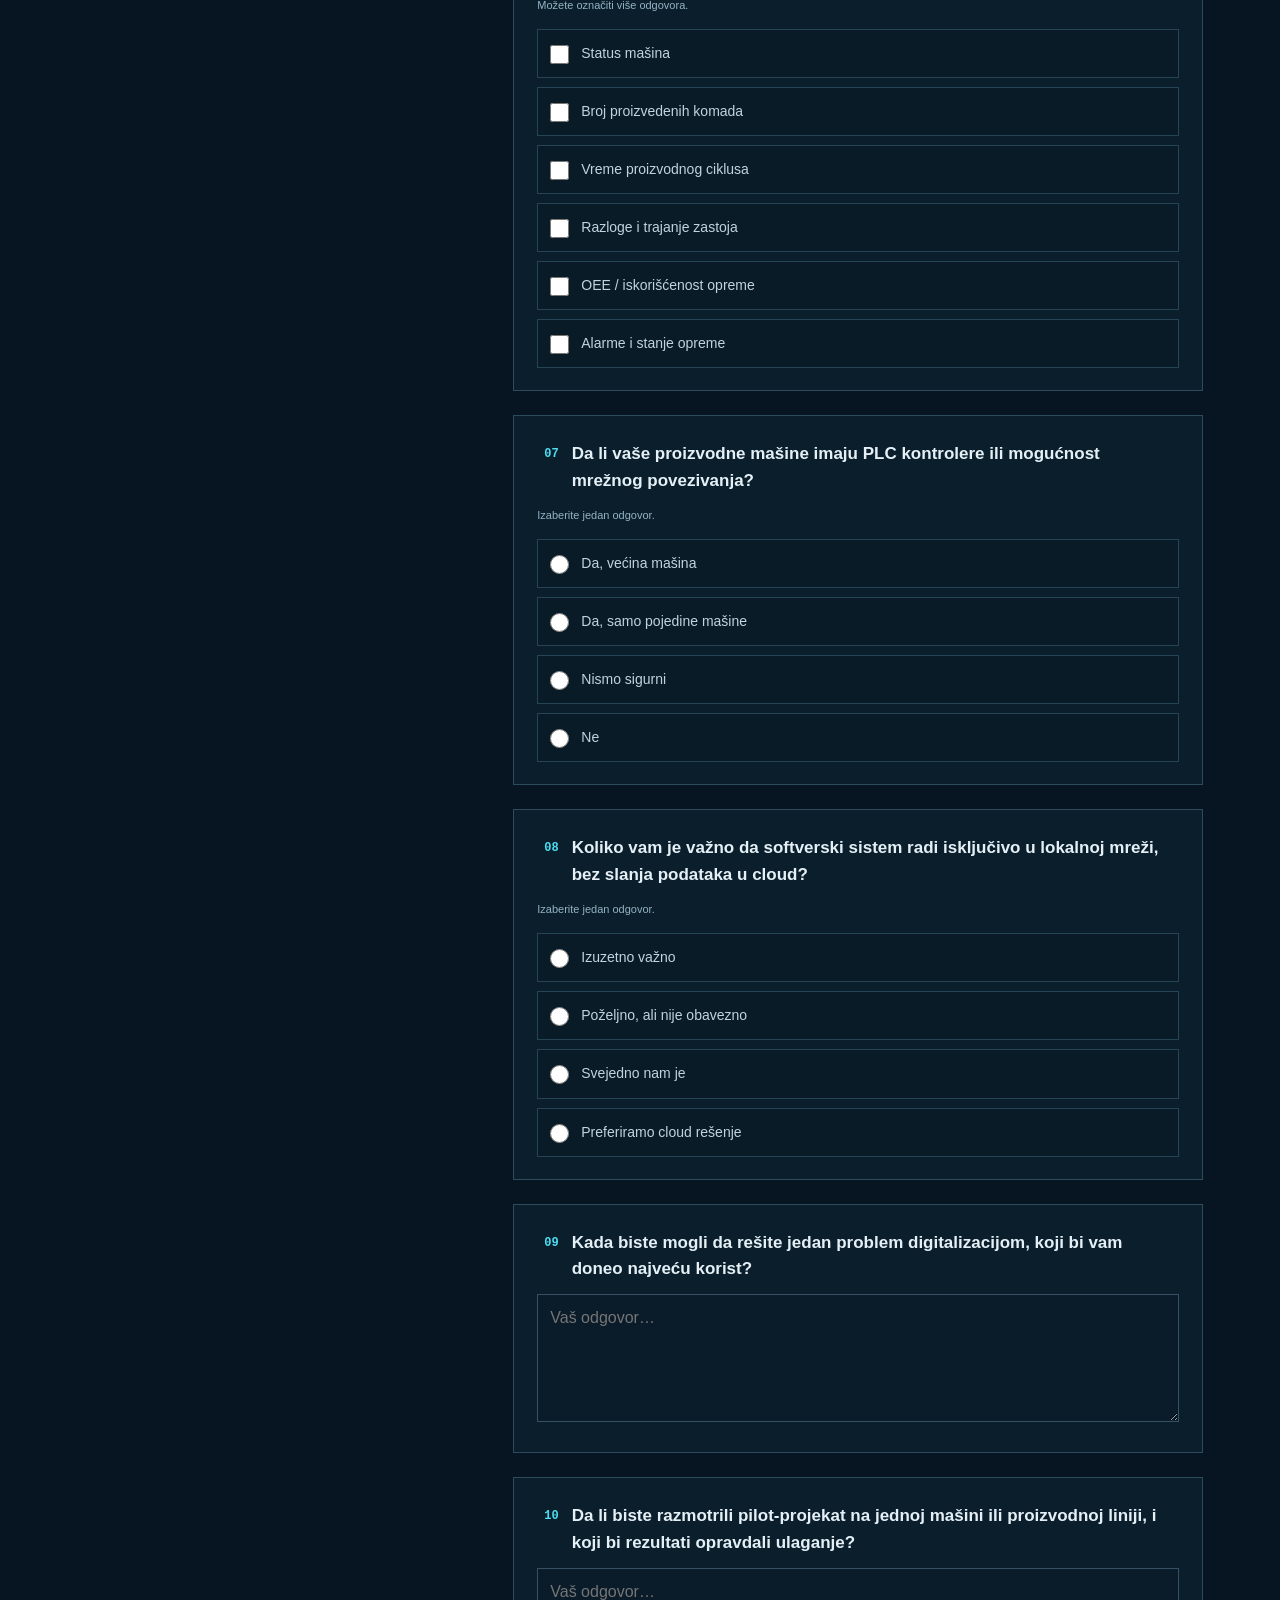
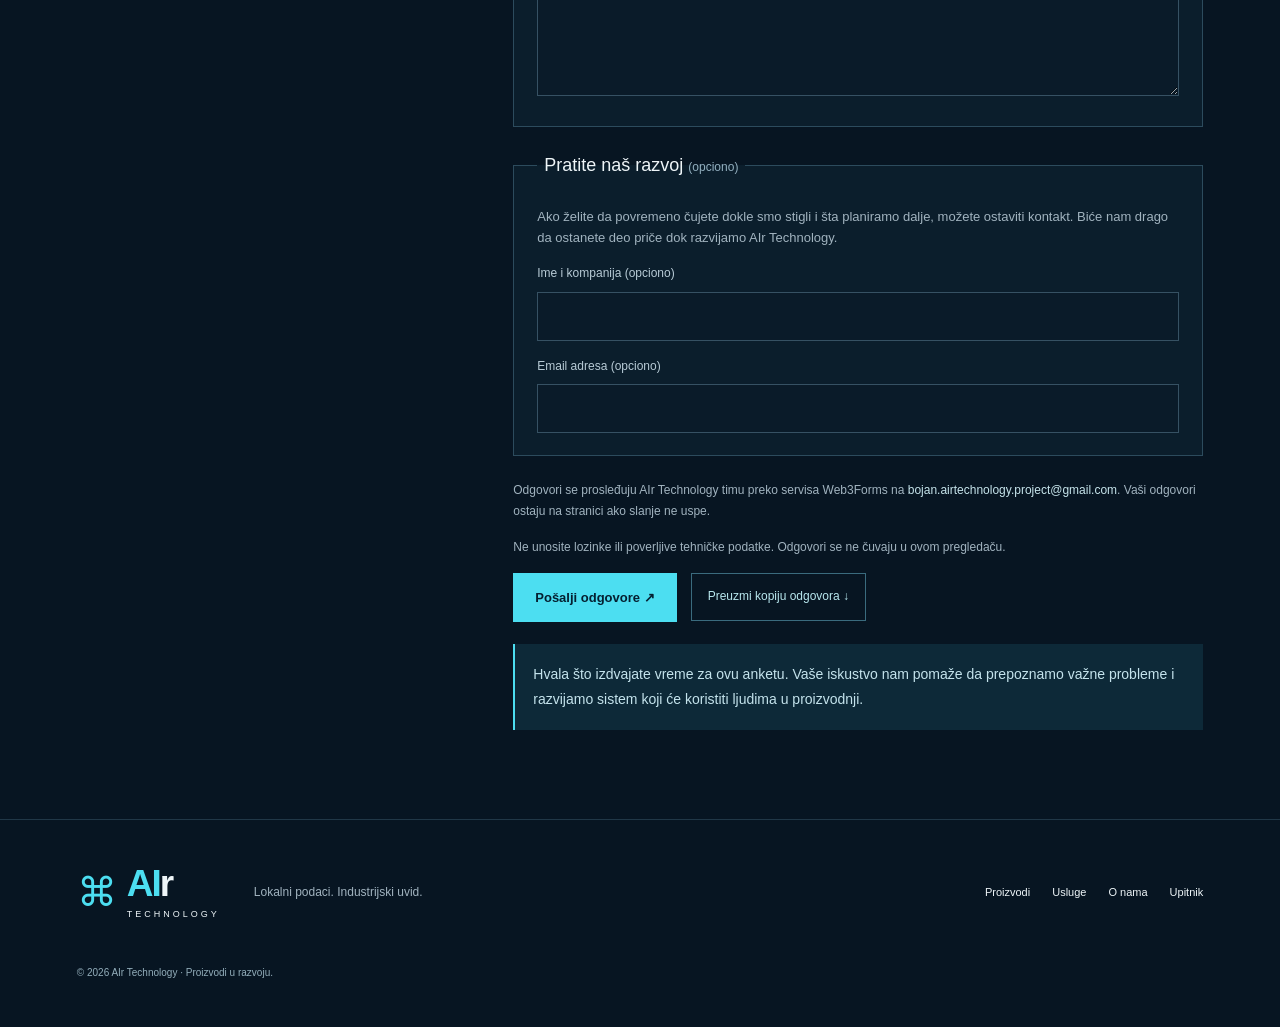
<file: upitnik.html>
<!doctype html><html lang="sr-Latn"><head><meta charset="utf-8"><meta name="viewport" content="width=device-width,initial-scale=1"><meta name="description" content="AIr Technology — lokalni IIoT sistemi u razvoju za industrijske mašine i proizvodne linije. Integracija prema zahtevima pogona. Bez obaveznog cloud-a."><meta name="theme-color" content="#071522"><title>Upitnik | AIr Technology</title><link rel="stylesheet" href="style.css"><link rel="stylesheet" href="module-themes.css"><script src="app.js" defer></script><link rel="stylesheet" href="survey.css"><script src="survey.js" defer></script></head><body data-module="" class=""><a class="skip" href="#main">Pređi na sadržaj</a><header><a class="brand" href="index.html" aria-label="AIr Technology početna"><span class="brand-symbol">⌘</span><span><b><i>AI</i>r</b><small>TECHNOLOGY</small></span></a><button class="menu-toggle" aria-expanded="false" aria-controls="navigation" aria-label="Otvori navigaciju">☰</button><nav id="navigation" aria-label="Glavna navigacija"><a href="index.html" >Početna</a><a href="proizvodi.html" >Proizvodi</a><a href="usluge.html" >Usluge</a><a href="o-nama.html" >O nama</a><a href="upitnik.html" aria-current="page">Upitnik</a></nav><div class="survey-invite header-survey-invite"><a class="header-cta" href="upitnik.html">Popuni anketu ↗</a><span class="survey-invite-thanks">Hvala na vremenu — vaš odgovor usmerava naš razvoj.</span></div></header><main id="main"><section class="intro survey-intro"><div class="eyebrow">VAŠE ISKUSTVO USMERAVA NAŠ RAZVOJ</div><h1>AIr Technology — Upitnik</h1><p class="lead">Pomozite nam da razumemo stvarne izazove vašeg pogona i razvijamo rešenja prema onome što je vama važno.</p><div class="survey-meta"><span>10 pitanja</span><span>Oko 5 minuta</span><span>Bez registracije</span></div></section><section class="survey-layout"><aside class="survey-aside"><h2>Počnimo od vaših potreba.</h2><p>Vaši odgovori pomažu nam da odredimo prioritete razvoja i razumemo šta bi opravdalo ulaganje u vašem pogonu.</p><p>Popunjavanje upitnika ne obavezuje vas da implementirate projekat ili isprobate pilot-verziju. Informacije koje podelite sa nama od velike su nam koristi da bolje razumemo potrebe proizvodnje i usmerimo dalji razvoj.</p><a class="survey-email" href="mailto:bojan.airtechnology.project@gmail.com">bojan.airtechnology.project@gmail.com</a></aside><noscript><p>Za popunjavanje i slanje ovog upitnika uključite JavaScript ili nam pišite direktno na <a href="mailto:bojan.airtechnology.project@gmail.com">bojan.airtechnology.project@gmail.com</a>.</p><style>#survey-form{display:none}</style></noscript><form id="survey-form" action="upitnik.html" method="GET" data-recipient="bojan.airtechnology.project@gmail.com" data-access-key="a25179cf-93b3-4512-abc0-ef895e78cdc1"><div class="survey-honey" aria-hidden="true"><label>Ostavite prazno<input type="text" name="_honey" tabindex="-1" autocomplete="off"></label></div><div class="survey-instructions"><p>Molimo vas da izdvojite nekoliko minuta i podelite svoje iskustvo sa nama. Vaši odgovori pomoći će nam da bolje razumemo potrebe proizvodnje i usmerimo razvoj projekta.</p><p>Tamo gde je naznačeno možete izabrati više odgovora. Ako nešto ne pratite ili niste sigurni, slobodno to navedite — i ta informacija nam je korisna.</p><p>Unapred hvala na vremenu i podršci!</p><p id="survey-context" hidden></p></div><fieldset class="survey-question" data-question="1" data-title="Koji su trenutno najveći problemi koji utiču na efikasnost vaše proizvodnje?" data-kind="checkbox"><legend><span class="question-number">01</span><span>Koji su trenutno najveći problemi koji utiču na efikasnost vaše proizvodnje?</span></legend><p class="question-hint">Možete označiti više odgovora.</p><div class="survey-options"><label class="survey-option"><input type="checkbox" name="q1" value="Neplanirani zastoji"  ><span>Neplanirani zastoji</span></label><label class="survey-option"><input type="checkbox" name="q1" value="Nedovoljna produktivnost"  ><span>Nedovoljna produktivnost</span></label><label class="survey-option"><input type="checkbox" name="q1" value="Nedostatak podataka o proizvodnji"  ><span>Nedostatak podataka o proizvodnji</span></label><label class="survey-option"><input type="checkbox" name="q1" value="Problemi u organizaciji održavanja"  ><span>Problemi u organizaciji održavanja</span></label><label class="survey-option"><input type="checkbox" name="q1" value="Nedovoljna automatizacija"  ><span>Nedovoljna automatizacija</span></label><label class="survey-option"><input type="checkbox" name="q1" value="Drugo"  data-other-toggle><span>Drugo</span></label></div><label class="survey-other" hidden>Drugo — dopišite ako želite<textarea name="q1_drugo" rows="2" maxlength="1500" disabled></textarea></label></fieldset><fieldset class="survey-question" data-question="2" data-title="Kako trenutno pratite rad mašina, proizvodne rezultate i zastoje?" data-kind="checkbox"><legend><span class="question-number">02</span><span>Kako trenutno pratite rad mašina, proizvodne rezultate i zastoje?</span></legend><p class="question-hint">Možete označiti više odgovora.</p><div class="survey-options"><label class="survey-option"><input type="checkbox" name="q2" value="Ručno, kroz papirne izveštaje"  ><span>Ručno, kroz papirne izveštaje</span></label><label class="survey-option"><input type="checkbox" name="q2" value="Excel tabele"  ><span>Excel tabele</span></label><label class="survey-option"><input type="checkbox" name="q2" value="Postojeći MES / SCADA / ERP sistem"  ><span>Postojeći MES / SCADA / ERP sistem</span></label><label class="survey-option"><input type="checkbox" name="q2" value="Nemamo organizovan sistem praćenja"  ><span>Nemamo organizovan sistem praćenja</span></label><label class="survey-option"><input type="checkbox" name="q2" value="Drugo"  data-other-toggle><span>Drugo</span></label></div><label class="survey-other" hidden>Drugo — dopišite ako želite<textarea name="q2_drugo" rows="2" maxlength="1500" disabled></textarea></label></fieldset><fieldset class="survey-question" data-question="3" data-title="Koliko često dolazi do neplaniranih zastoja i kakav uticaj imaju na proizvodnju?" data-kind="radio"><legend><span class="question-number">03</span><span>Koliko često dolazi do neplaniranih zastoja i kakav uticaj imaju na proizvodnju?</span></legend><p class="question-hint">Izaberite jedan odgovor.</p><div class="survey-options"><label class="survey-option"><input type="radio" name="q3" value="Svakodnevno" required ><span>Svakodnevno</span></label><label class="survey-option"><input type="radio" name="q3" value="Nekoliko puta nedeljno" required ><span>Nekoliko puta nedeljno</span></label><label class="survey-option"><input type="radio" name="q3" value="Nekoliko puta mesečno" required ><span>Nekoliko puta mesečno</span></label><label class="survey-option"><input type="radio" name="q3" value="Retko" required ><span>Retko</span></label><label class="survey-option"><input type="radio" name="q3" value="Nemamo pouzdane podatke" required ><span>Nemamo pouzdane podatke</span></label></div><label class="survey-extra">Kako zastoji utiču na vašu proizvodnju? <span>(opciono)</span><textarea name="q3_uticaj" rows="3" maxlength="2000" placeholder="Npr. kašnjenje isporuke, prekidi rada, dodatni troškovi…"></textarea></label></fieldset><fieldset class="survey-question" data-question="4" data-title="Da li možete da identifikujete koje mašine ili operacije predstavljaju usko grlo u proizvodnji?" data-kind="radio"><legend><span class="question-number">04</span><span>Da li možete da identifikujete koje mašine ili operacije predstavljaju usko grlo u proizvodnji?</span></legend><p class="question-hint">Izaberite jedan odgovor.</p><div class="survey-options"><label class="survey-option"><input type="radio" name="q4" value="Da, automatski kroz podatke" required ><span>Da, automatski kroz podatke</span></label><label class="survey-option"><input type="radio" name="q4" value="Da, ali ručnom analizom" required ><span>Da, ali ručnom analizom</span></label><label class="survey-option"><input type="radio" name="q4" value="Delimično" required ><span>Delimično</span></label><label class="survey-option"><input type="radio" name="q4" value="Ne" required ><span>Ne</span></label></div></fieldset><fieldset class="survey-question" data-question="5" data-title="Kako organizujete preventivno održavanje i pratite rad tehničara?" data-kind="checkbox"><legend><span class="question-number">05</span><span>Kako organizujete preventivno održavanje i pratite rad tehničara?</span></legend><p class="question-hint">Možete označiti više odgovora.</p><div class="survey-options"><label class="survey-option"><input type="checkbox" name="q5" value="Specijalizovan CMMS / EAM sistem"  ><span>Specijalizovan CMMS / EAM sistem</span></label><label class="survey-option"><input type="checkbox" name="q5" value="Excel ili papirna dokumentacija"  ><span>Excel ili papirna dokumentacija</span></label><label class="survey-option"><input type="checkbox" name="q5" value="Usmeni dogovori i poruke"  ><span>Usmeni dogovori i poruke</span></label><label class="survey-option"><input type="checkbox" name="q5" value="Nemamo definisan sistem"  ><span>Nemamo definisan sistem</span></label><label class="survey-option"><input type="checkbox" name="q5" value="Drugo"  data-other-toggle><span>Drugo</span></label></div><label class="survey-other" hidden>Drugo — dopišite ako želite<textarea name="q5_drugo" rows="2" maxlength="1500" disabled></textarea></label></fieldset><fieldset class="survey-question" data-question="6" data-title="Koje podatke biste najviše želeli da pratite u realnom vremenu?" data-kind="checkbox"><legend><span class="question-number">06</span><span>Koje podatke biste najviše želeli da pratite u realnom vremenu?</span></legend><p class="question-hint">Možete označiti više odgovora.</p><div class="survey-options"><label class="survey-option"><input type="checkbox" name="q6" value="Status mašina"  ><span>Status mašina</span></label><label class="survey-option"><input type="checkbox" name="q6" value="Broj proizvedenih komada"  ><span>Broj proizvedenih komada</span></label><label class="survey-option"><input type="checkbox" name="q6" value="Vreme proizvodnog ciklusa"  ><span>Vreme proizvodnog ciklusa</span></label><label class="survey-option"><input type="checkbox" name="q6" value="Razloge i trajanje zastoja"  ><span>Razloge i trajanje zastoja</span></label><label class="survey-option"><input type="checkbox" name="q6" value="OEE / iskorišćenost opreme"  ><span>OEE / iskorišćenost opreme</span></label><label class="survey-option"><input type="checkbox" name="q6" value="Alarme i stanje opreme"  ><span>Alarme i stanje opreme</span></label></div></fieldset><fieldset class="survey-question" data-question="7" data-title="Da li vaše proizvodne mašine imaju PLC kontrolere ili mogućnost mrežnog povezivanja?" data-kind="radio"><legend><span class="question-number">07</span><span>Da li vaše proizvodne mašine imaju PLC kontrolere ili mogućnost mrežnog povezivanja?</span></legend><p class="question-hint">Izaberite jedan odgovor.</p><div class="survey-options"><label class="survey-option"><input type="radio" name="q7" value="Da, većina mašina" required ><span>Da, većina mašina</span></label><label class="survey-option"><input type="radio" name="q7" value="Da, samo pojedine mašine" required ><span>Da, samo pojedine mašine</span></label><label class="survey-option"><input type="radio" name="q7" value="Nismo sigurni" required ><span>Nismo sigurni</span></label><label class="survey-option"><input type="radio" name="q7" value="Ne" required ><span>Ne</span></label></div></fieldset><fieldset class="survey-question" data-question="8" data-title="Koliko vam je važno da softverski sistem radi isključivo u lokalnoj mreži, bez slanja podataka u cloud?" data-kind="radio"><legend><span class="question-number">08</span><span>Koliko vam je važno da softverski sistem radi isključivo u lokalnoj mreži, bez slanja podataka u cloud?</span></legend><p class="question-hint">Izaberite jedan odgovor.</p><div class="survey-options"><label class="survey-option"><input type="radio" name="q8" value="Izuzetno važno" required ><span>Izuzetno važno</span></label><label class="survey-option"><input type="radio" name="q8" value="Poželjno, ali nije obavezno" required ><span>Poželjno, ali nije obavezno</span></label><label class="survey-option"><input type="radio" name="q8" value="Svejedno nam je" required ><span>Svejedno nam je</span></label><label class="survey-option"><input type="radio" name="q8" value="Preferiramo cloud rešenje" required ><span>Preferiramo cloud rešenje</span></label></div></fieldset><fieldset class="survey-question" data-question="9" data-title="Kada biste mogli da rešite jedan problem digitalizacijom, koji bi vam doneo najveću korist?" data-kind="text"><legend><span class="question-number">09</span><span>Kada biste mogli da rešite jedan problem digitalizacijom, koji bi vam doneo najveću korist?</span></legend><label class="sr-only" for="q9">Odgovor na pitanje 9</label><textarea id="q9" name="q9" rows="4" required maxlength="4000" placeholder="Vaš odgovor…"></textarea></fieldset><fieldset class="survey-question" data-question="10" data-title="Da li biste razmotrili pilot-projekat na jednoj mašini ili proizvodnoj liniji, i koji bi rezultati opravdali ulaganje?" data-kind="text"><legend><span class="question-number">10</span><span>Da li biste razmotrili pilot-projekat na jednoj mašini ili proizvodnoj liniji, i koji bi rezultati opravdali ulaganje?</span></legend><label class="sr-only" for="q10">Odgovor na pitanje 10</label><textarea id="q10" name="q10" rows="4" required maxlength="4000" placeholder="Vaš odgovor…"></textarea></fieldset><fieldset class="survey-contact"><legend>Pratite naš razvoj <span>(opciono)</span></legend><p>Ako želite da povremeno čujete dokle smo stigli i šta planiramo dalje, možete ostaviti kontakt. Biće nam drago da ostanete deo priče dok razvijamo AIr Technology.</p><label>Ime i kompanija (opciono)<input type="text" name="Ime i kompanija" maxlength="200" autocomplete="name"></label><label>Email adresa (opciono)<input type="email" name="email" maxlength="200" autocomplete="email"></label></fieldset><div class="survey-submit"><p><span id="survey-delivery-note">Odgovori se prosleđuju AIr Technology timu preko servisa Web3Forms na</span> <strong>bojan.airtechnology.project@gmail.com</strong>. Vaši odgovori ostaju na stranici ako slanje ne uspe.</p><p>Ne unosite lozinke ili poverljive tehničke podatke. Odgovori se ne čuvaju u ovom pregledaču.</p><button type="submit" class="button" id="survey-send">Pošalji odgovore ↗</button><a id="survey-email-fallback" class="survey-download" hidden>Otvori email sa odgovorima ↗</a><button type="button" class="survey-download" id="survey-download">Preuzmi kopiju odgovora ↓</button><p class="survey-closing-thanks">Hvala što izdvajate vreme za ovu anketu. Vaše iskustvo nam pomaže da prepoznamo važne probleme i razvijamo sistem koji će koristiti ljudima u proizvodnji.</p><p role="status" id="survey-status"></p></div></form></section></main><footer><a class="brand" href="index.html"><span class="brand-symbol">⌘</span><span><b><i>AI</i>r</b><small>TECHNOLOGY</small></span></a><p>Lokalni podaci. Industrijski uvid.</p><div><a href="proizvodi.html">Proizvodi</a><a href="usluge.html">Usluge</a><a href="o-nama.html">O nama</a><a href="upitnik.html">Upitnik</a></div><small>© 2026 AIr Technology · Proizvodi u razvoju.</small></footer></body></html>
</file>
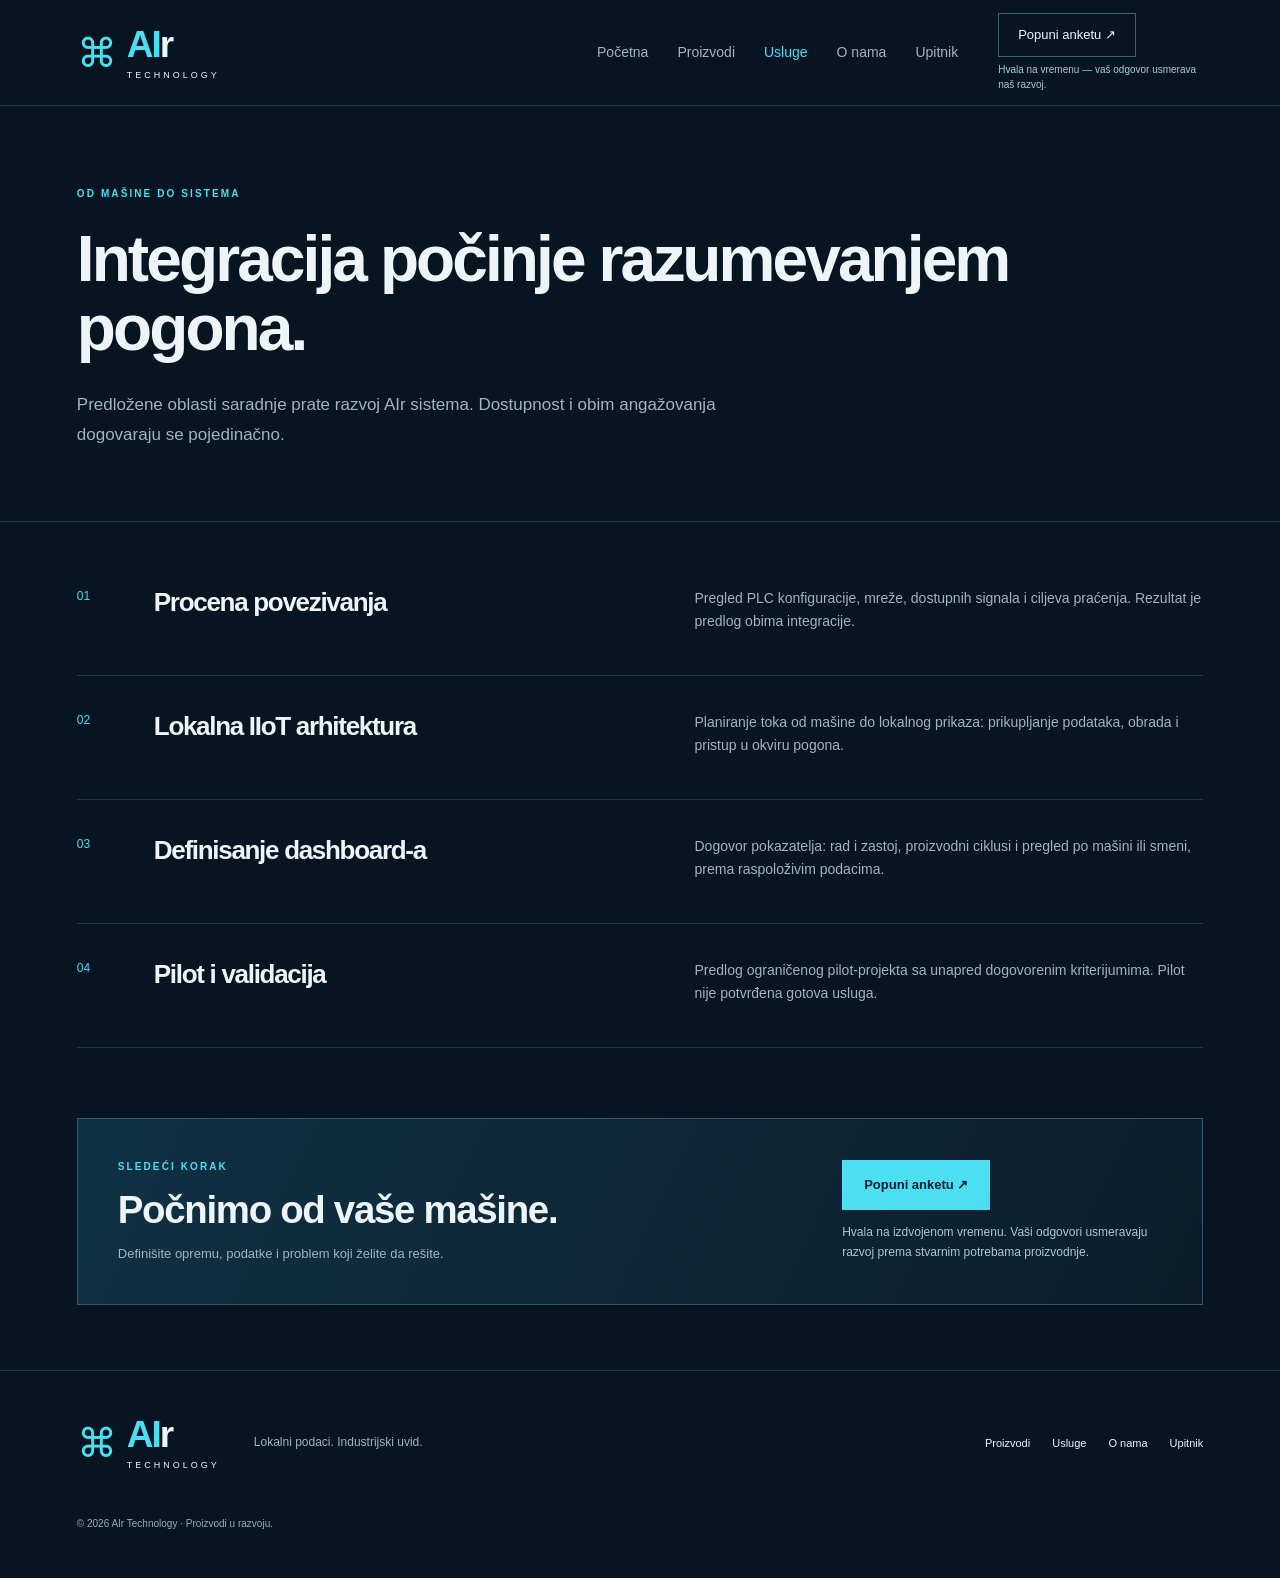
<file: usluge.html>
<!doctype html><html lang="sr-Latn"><head><meta charset="utf-8"><meta name="viewport" content="width=device-width,initial-scale=1"><meta name="description" content="AIr Technology — lokalni IIoT sistemi u razvoju za industrijske mašine i proizvodne linije. Integracija prema zahtevima pogona. Bez obaveznog cloud-a."><meta name="theme-color" content="#071522"><title>Usluge | AIr Technology</title><link rel="stylesheet" href="style.css"><link rel="stylesheet" href="module-themes.css"><script src="app.js" defer></script></head><body data-module="" class=""><a class="skip" href="#main">Pređi na sadržaj</a><header><a class="brand" href="index.html" aria-label="AIr Technology početna"><span class="brand-symbol">⌘</span><span><b><i>AI</i>r</b><small>TECHNOLOGY</small></span></a><button class="menu-toggle" aria-expanded="false" aria-controls="navigation" aria-label="Otvori navigaciju">☰</button><nav id="navigation" aria-label="Glavna navigacija"><a href="index.html" >Početna</a><a href="proizvodi.html" >Proizvodi</a><a href="usluge.html" aria-current="page">Usluge</a><a href="o-nama.html" >O nama</a><a href="upitnik.html" >Upitnik</a></nav><div class="survey-invite header-survey-invite"><a class="header-cta" href="upitnik.html">Popuni anketu ↗</a><span class="survey-invite-thanks">Hvala na vremenu — vaš odgovor usmerava naš razvoj.</span></div></header><main id="main"><section class="intro"><div class="eyebrow">OD MAŠINE DO SISTEMA</div><h1>Integracija počinje razumevanjem pogona.</h1><p class="lead">Predložene oblasti saradnje prate razvoj AIr sistema. Dostupnost i obim angažovanja dogovaraju se pojedinačno.</p></section><section class="service-list"><article><span>01</span><h2>Procena povezivanja</h2><p>Pregled PLC konfiguracije, mreže, dostupnih signala i ciljeva praćenja. Rezultat je predlog obima integracije.</p></article><article><span>02</span><h2>Lokalna IIoT arhitektura</h2><p>Planiranje toka od mašine do lokalnog prikaza: prikupljanje podataka, obrada i pristup u okviru pogona.</p></article><article><span>03</span><h2>Definisanje dashboard-a</h2><p>Dogovor pokazatelja: rad i zastoj, proizvodni ciklusi i pregled po mašini ili smeni, prema raspoloživim podacima.</p></article><article><span>04</span><h2>Pilot i validacija</h2><p>Predlog ograničenog pilot-projekta sa unapred dogovorenim kriterijumima. Pilot nije potvrđena gotova usluga.</p></article></section><section class="cta"><div><div class="eyebrow">SLEDEĆI KORAK</div><h2>Počnimo od vaše mašine.</h2><p>Definišite opremu, podatke i problem koji želite da rešite.</p></div><div class="survey-invite"><a class="button" href="upitnik.html">Popuni anketu ↗</a><p class="survey-invite-thanks">Hvala na izdvojenom vremenu. Vaši odgovori usmeravaju razvoj prema stvarnim potrebama proizvodnje.</p></div></section></main><footer><a class="brand" href="index.html"><span class="brand-symbol">⌘</span><span><b><i>AI</i>r</b><small>TECHNOLOGY</small></span></a><p>Lokalni podaci. Industrijski uvid.</p><div><a href="proizvodi.html">Proizvodi</a><a href="usluge.html">Usluge</a><a href="o-nama.html">O nama</a><a href="upitnik.html">Upitnik</a></div><small>© 2026 AIr Technology · Proizvodi u razvoju.</small></footer></body></html>
</file>
<file: style.css>
:root{--bg:#071522;--panel:#0c2030;--line:#203747;--text:#eef5f8;--muted:#a1b3bf;--cyan:#4cdef1}*{box-sizing:border-box}html{scroll-behavior:smooth}body{margin:0;background:var(--bg);color:var(--text);font-family:Arial,Helvetica,sans-serif;font-size:16px;line-height:1.65}a{color:inherit;text-decoration:none}button,input,textarea,select{font:inherit}a:focus-visible,button:focus-visible,input:focus-visible,textarea:focus-visible,select:focus-visible{outline:2px solid var(--cyan);outline-offset:4px}header,main,footer{max-width:1440px;margin:auto}header{height:106px;padding:0 6%;display:flex;align-items:center;gap:40px;border-bottom:1px solid var(--line)}.brand{display:flex;align-items:center;gap:10px;line-height:1}.brand-symbol{color:var(--cyan);font-size:40px}.brand b{font-size:37px;letter-spacing:-2px}.brand i{color:var(--cyan);font-style:normal}.brand small{display:block;font-size:9px;letter-spacing:3px;margin-top:8px}nav{display:flex;gap:29px;margin-left:auto;font-size:14px}nav a{color:var(--muted)}nav a:hover,nav a[aria-current]{color:var(--cyan)}.header-cta{border:1px solid #406172;padding:10px 19px;font-size:13px}.menu-toggle{display:none}.hero{padding:85px 6% 68px;display:grid;grid-template-columns:1fr 1fr;gap:48px;align-items:center}.eyebrow{font-size:10px;letter-spacing:2.1px;color:var(--cyan);font-weight:bold;margin-bottom:22px}h1{font-size:clamp(42px,4.7vw,68px);line-height:1.08;letter-spacing:-2.9px;margin:0 0 27px;max-width:1000px}h1 em{color:var(--cyan);font-style:normal}h2{font-size:clamp(29px,3vw,41px);line-height:1.19;letter-spacing:-1.3px;margin:0 0 22px}h3{font-size:21px;line-height:1.3}p{color:var(--muted);margin:0 0 20px}.lead{font-size:17px;max-width:640px;line-height:1.8}.actions{display:flex;gap:26px;align-items:center;margin-top:30px}.button{background:var(--cyan);color:#052031;display:inline-flex;align-items:center;justify-content:center;padding:14px 22px;font-weight:bold;font-size:13px;border:0;cursor:pointer}.button:hover{background:#9af0fb}.text-link{font-size:13px;border-bottom:1px solid #487181;padding-bottom:5px}.hero-note{font-size:11px;color:var(--muted);margin-top:26px}.dot{display:inline-block;width:6px;height:6px;background:var(--cyan);border-radius:50%;margin-right:8px;box-shadow:0 0 12px #4cdef166}.system-art{border:1px solid #23495e;background:radial-gradient(ellipse at center,#10334855,transparent 70%)}.system-art svg{width:100%;display:block}.art-top,.art-bottom{font-size:9px;letter-spacing:1px;padding:20px;color:#aac5d3;display:flex;align-items:center;justify-content:space-between}.art-bottom{border-top:1px solid var(--line);padding:18px}.art-bottom i{color:var(--cyan)}.caption{font-size:9px;text-align:center;margin:0;padding:0 10px 12px}.tech-strip{border-block:1px solid var(--line);padding:23px 6%;display:flex;justify-content:space-between;align-items:center;gap:20px;font-size:13px;color:#c4d2da}.tech-strip>span{font-size:8px;letter-spacing:1.8px;color:#8fa7b7}.tech-strip b{font-weight:normal}.section{margin:0 6%;padding:80px 0;border-bottom:1px solid var(--line)}.section-heading{display:flex;align-items:flex-end;justify-content:space-between;gap:45px;margin-bottom:34px}.section-heading .eyebrow{margin-bottom:14px}.section-heading h2{margin-bottom:0}.section-heading>p{max-width:350px;font-size:13px;margin:0}.steps{display:grid;grid-template-columns:repeat(3,1fr);gap:42px;margin-top:45px}.steps article>span{color:var(--cyan);font-size:10px;letter-spacing:1.5px}.steps p{font-size:14px}.products{display:grid;grid-template-columns:repeat(2,1fr);gap:16px}.product{background:var(--panel);border:1px solid var(--line);padding:28px;transition:border-color .2s,transform .2s}.product:hover{border-color:var(--cyan);transform:translateY(-3px)}.row{display:flex;justify-content:space-between;align-items:center}.num{font-family:monospace;color:#93b5c7;font-size:11px}.badge{border:1px solid #386074;color:#b1d4e3;padding:3px 8px;font-size:9px;letter-spacing:.5px;display:inline-block}.product h3{font-size:28px;margin:28px 0 12px;letter-spacing:-.8px}.product h3 span{color:var(--cyan)}.product p{font-size:14px;max-width:440px;min-height:48px}.more{display:flex;justify-content:space-between;font-size:11px;margin-top:28px;color:#d1e3eb}.more b{color:var(--cyan);font-size:19px}.dashboard{background:#0b1d2b;border:1px solid #2b4b5d;padding:26px}.dash-head{display:flex;justify-content:space-between;align-items:center;border-bottom:1px solid var(--line);padding-bottom:22px;font-size:14px}.muted{color:var(--muted);font-size:11px}.dash-head label{font-size:11px;color:var(--muted)}select,input,textarea{background:#0a1b29;color:var(--text);border:1px solid #365163;border-radius:0;padding:10px 12px;min-width:0}select{margin-left:8px;font-size:12px}.metrics{display:grid;grid-template-columns:repeat(4,1fr);margin:25px 0}.metrics>div{padding:6px 25px;border-right:1px solid var(--line)}.metrics>div:first-child{padding-left:0}.metrics>div:last-child{border:0}.metrics small,.metrics span{display:block;font-size:9px;color:var(--muted)}.metrics strong{font-size:31px;letter-spacing:-1px;display:block;margin:7px 0;color:var(--cyan);font-weight:normal}.chart-title{font-size:12px;margin-top:35px;display:flex;justify-content:space-between}.chart-title span{color:#a2bac8;font-size:8px;letter-spacing:1px}.bars{height:160px;display:flex;align-items:flex-end;gap:20px;border-bottom:1px solid var(--line);padding:12px 5px 0}.bar-col{flex:1;text-align:center;position:relative}.bar-col>div{background:linear-gradient(#48cadd,#1c5c77);min-height:5px;margin:4px 0 0}.bar-col>span{font-size:9px;color:#aac8d7}.bar-col small{font-size:9px;display:block;position:absolute;bottom:-24px;width:100%;color:#a0b8c7}.legend{margin-top:44px;font-size:10px;display:flex;justify-content:space-between;gap:22px;color:var(--muted)}.legend span:first-child{color:var(--cyan)}.cta{margin:65px 6%;padding:40px;border:1px solid #33576b;background:linear-gradient(115deg,#103144,#0b1d2b);display:flex;align-items:center;justify-content:space-between;gap:30px}.cta .eyebrow{margin-bottom:12px}.cta h2{margin-bottom:10px}.cta p{font-size:13px;margin:0}footer{padding:45px 6%;border-top:1px solid var(--line);display:flex;align-items:center;gap:34px;flex-wrap:wrap}footer p{font-size:12px;margin:0}footer>div{margin-left:auto;display:flex;gap:22px;font-size:11px}footer>small{width:100%;font-size:10px;color:#93aebb;margin-top:12px}.intro{padding:80px 6% 50px;border-bottom:1px solid var(--line)}.intro h1{font-size:clamp(39px,5vw,64px)}.split{display:grid;grid-template-columns:1fr 1fr;gap:70px}.split h2{margin-top:22px}.split p{font-size:15px}.feature-list>div{display:flex;gap:25px;border-bottom:1px solid var(--line);padding:23px 0}.feature-list span{color:var(--cyan);font-size:12px}.feature-list p{margin:0}.notice{margin:50px 6%;padding:30px;border-left:2px solid var(--cyan);background:var(--panel)}.notice h2{font-size:27px}.notice p{margin:0;font-size:14px}.service-list{margin:30px 6% 70px}.service-list article{display:grid;grid-template-columns:45px 1fr 1fr;gap:32px;border-bottom:1px solid var(--line);padding:35px 0}.service-list span{color:var(--cyan);font-size:12px}.service-list h2{font-size:26px}.service-list p{font-size:14px;margin:0}.contact .notice{margin:30px 0}.contact h3{font-size:17px}form{display:grid;gap:20px}form label{display:grid;gap:8px;font-size:12px;color:#b8cbd6}form select{margin:0;font-size:14px}form textarea{resize:vertical}form .button{justify-self:start}#form-status{font-size:12px}.skip{position:fixed;top:-100px;left:10px;background:var(--cyan);color:#071522;padding:10px;z-index:10}.skip:focus{top:10px}@media(max-width:1000px){header{gap:20px}nav{gap:18px}.header-cta{display:none}.hero{gap:24px}.actions{gap:15px;flex-wrap:wrap}.tech-strip{flex-wrap:wrap}.metrics>div{padding-inline:15px}.metrics strong{font-size:26px}.split{gap:35px}}@media(max-width:900px){header{height:82px;padding-inline:6%;position:relative}.brand b{font-size:31px}.brand-symbol{font-size:31px}.menu-toggle{display:block;margin-left:auto;background:transparent;border:1px solid #365163;color:var(--text);font-size:22px;padding:3px 12px}nav{display:none;position:absolute;top:81px;left:0;right:0;background:#0c2030;padding:25px 6%;z-index:5;border-bottom:1px solid var(--line)}nav.open{display:flex;flex-direction:column;gap:19px}.hero{grid-template-columns:1fr;padding-block:48px;gap:40px}h1{letter-spacing:-1.8px}.lead{font-size:16px}.eyebrow{font-size:9px;letter-spacing:1.5px}.system-art{max-width:550px;width:100%}.tech-strip{font-size:11px;justify-content:flex-start;gap:20px}.tech-strip>span{width:100%}.section{padding-block:48px}.section-heading{display:block}.section-heading>p{margin-top:20px}.section-heading>.text-link{display:inline-block;margin-top:20px}.steps,.products,.split{grid-template-columns:1fr;gap:22px}.steps{gap:20px;margin-top:30px}.steps h3{margin-block:12px}.product{padding:23px}.product p{min-height:0}.dash-head{gap:14px;align-items:flex-start;flex-direction:column}.dashboard{padding:18px}.metrics{grid-template-columns:1fr 1fr;gap:22px}.metrics>div{padding:0!important;border:0}.metrics strong{font-size:27px}.bars{gap:10px}.legend{flex-wrap:wrap;gap:12px}.cta{padding:27px;display:block;margin-block:40px}.cta .button{margin-top:25px}footer{gap:24px}footer>div{margin:0;flex-wrap:wrap;width:100%}.intro{padding-block:50px 35px}.service-list article{grid-template-columns:30px 1fr;gap:15px}.service-list article p{grid-column:2}.service-list h2{margin:0;font-size:23px}.notice{padding:24px}.contact{gap:30px}.chart-title{gap:12px}.chart-title span{font-size:7px}}@media(prefers-reduced-motion:reduce){html{scroll-behavior:auto}*{transition:none!important}}

/* Scroll-built factory: decorative fixed layer, no external assets. */
.factory-background{position:fixed;inset:0;z-index:0;pointer-events:none;overflow:hidden;background:radial-gradient(ellipse at 75% 55%,#123e53 0,transparent 62%)}
.factory-svg{width:100%;height:100%;display:block;opacity:.95}
.factory-shade{position:absolute;inset:0;background:linear-gradient(90deg,#071522 0%,#071522ee 28%,#07152266 51%,#07152210 75%),linear-gradient(0deg,#07152299,transparent 25%)}
.factory-part{opacity:0;transform-box:view-box;will-change:transform,opacity}
.factory-home>header,.factory-home>main,.factory-home>footer{position:relative;z-index:1}
.factory-home>header{background:#071522a8;backdrop-filter:blur(10px)}
.factory-home .hero{min-height:calc(100svh - 106px);padding-block:75px}
.factory-home .hero>div:first-child{max-width:540px}
.factory-hero-space{height:410px;display:flex;align-items:flex-end;justify-content:flex-end;pointer-events:none}
.factory-hero-space>span{font-size:8px;letter-spacing:2px;color:#9bc3d5;border-top:1px solid #4cdef155;padding-top:15px}
.factory-home .tech-strip{background:#071522c9;backdrop-filter:blur(12px)}
.factory-home .section{padding:70px 32px;background:linear-gradient(110deg,#071522f2,#071522c9 65%,#07152270);backdrop-filter:blur(5px);margin-block:80px;border:1px solid #29475880}
.factory-home .product{background:#0c2030c9}
.factory-home .dashboard{background:#0b1d2bf0}
.factory-home .cta{background:linear-gradient(115deg,#103144ed,#0b1d2bd9);backdrop-filter:blur(12px);margin-bottom:180px}
.factory-home footer{background:#071522dc;padding-bottom:120px}
.factory-status{position:fixed;right:28px;bottom:24px;z-index:2;padding:14px 18px;background:#071522e8;border:1px solid #3c7189;backdrop-filter:blur(12px);color:#bce9ef;font-family:monospace;font-size:10px;letter-spacing:1px;pointer-events:none;width:310px}
.factory-status small{display:block;font-family:Arial,sans-serif;color:#95adba;letter-spacing:.2px;font-size:9px;margin-top:7px}
.factory-progress{height:2px;background:#254658;margin-top:12px;overflow:hidden}.factory-progress span{display:block;height:100%;background:#4cdef1;transform:scaleX(0);transform-origin:left}
.machine-tool{animation:machine-stroke 3.4s ease-in-out infinite;transform-box:fill-box;transform-origin:center}
.robot-shoulder{transform-origin:0px -93px;animation:robot-reach 6s ease-in-out infinite alternate}.robot-elbow{transform-origin:68px -250px;animation:robot-wrist 6s ease-in-out infinite alternate}
.belt-flow{animation:belt-move 2s linear infinite}.line-signal{animation:belt-move 2s linear infinite;opacity:0}.line-complete .line-signal{opacity:1}.workpiece{animation:part-travel 5s ease-in-out infinite}
@keyframes machine-stroke{0%,100%{transform:translateY(-5px)}50%{transform:translateY(12px)}}
@keyframes robot-reach{0%,15%{transform:rotate(-5deg)}85%,100%{transform:rotate(7deg)}}
@keyframes robot-wrist{0%,15%{transform:rotate(8deg)}85%,100%{transform:rotate(-8deg)}}
@keyframes belt-move{to{stroke-dashoffset:-64}}
@keyframes part-travel{0%,10%{transform:translate(-60px,7px);opacity:0}20%,80%{opacity:1}90%,100%{transform:translate(90px,-10px);opacity:0}}
@media(max-width:1000px){.factory-shade{background:linear-gradient(90deg,#071522f5,#071522c9 40%,#07152222)}.factory-hero-space>span{max-width:220px}.factory-home .hero{gap:10px}}
@media(max-width:900px){.factory-svg{width:170%;max-width:none;position:absolute;left:-65%;height:100%;opacity:.7}.factory-shade{background:linear-gradient(180deg,#071522f5 0%,#071522df 35%,#07152222 75%,#07152299)}.factory-home .hero{min-height:calc(100svh - 82px);padding-block:48px 25px;gap:0}.factory-hero-space{height:220px}.factory-hero-space>span{display:none}.factory-home .section{padding:32px 20px;margin-block:50px;background:#071522d9}.factory-status{right:12px;bottom:12px;width:270px;font-size:9px;padding:10px 12px}.factory-home .cta{margin-bottom:140px}.factory-home footer{padding-bottom:130px}}
@media(prefers-reduced-motion:reduce){.factory-background *{animation:none!important}.factory-part{will-change:auto}.factory-status small{font-size:0}.factory-status small:after{content:'Prikaz bez animacije';font-size:9px}}
.factory-finale{min-height:100svh;padding:45px 6% 0;pointer-events:none}.factory-finale h2{max-width:440px}.factory-finale p{font-size:12px;max-width:230px}.factory-home footer{background:#071522f2}@media(max-width:900px){.factory-finale{min-height:85svh;padding-top:35px}.factory-finale h2{font-size:29px}}
@media(max-width:900px){.factory-svg{width:100%;left:0;top:35%;height:65%;opacity:.85}}

/* Product stories and animated software windows. */
.benefit-card h4{font-size:22px;line-height:1.35;letter-spacing:-.5px;margin:0 0 22px;max-width:380px}.benefit-card p{min-height:0;margin:20px 0 14px;max-width:500px}.card-deliverables{font-size:11px;color:#c5e4ec;border-top:1px solid #294758;padding-top:14px}.card-disclaimer{font-size:9px;color:#96aeba;display:block;margin-top:7px}.benefit-card .more{margin-top:20px}.benefit-card h3{margin-top:21px;margin-bottom:16px}.benefit-card{overflow:hidden}
.concept-visual{height:112px;border:1px solid #24495b;background:linear-gradient(135deg,#12384b88,#071a27);color:#54d6e9;position:relative;overflow:hidden;display:flex;align-items:center;justify-content:center}.concept-visual.mini{height:82px}.concept-visual svg{width:100%;height:75%;padding:6px 16px}.signal-line{stroke-dasharray:1100;stroke-dashoffset:1100;animation:trace-signal 6s ease-in-out infinite}.scan-light{position:absolute;top:0;bottom:0;width:2px;background:#85f4ff55;box-shadow:0 0 24px #57d9e877;left:0;animation:scan-window 5.5s linear infinite}.task-mark{font-size:35px;border:1px solid #42849b;width:50px;height:50px;text-align:center;line-height:48px;margin-right:22px;animation:task-confirm 5.5s ease-in-out infinite}.task-lines{width:42%}.task-lines i{display:block;height:5px;margin:10px 0;background:#356477;transform-origin:left;animation:task-confirm 5.5s ease-in-out infinite}.task-lines i:nth-child(2){width:75%;animation-delay:.3s}.task-lines i:nth-child(3){width:55%;animation-delay:.6s}.gear-mark{font-size:43px;color:#438ca0;position:absolute;right:16px;bottom:-15px}.ai-core{font-size:24px;font-weight:normal;z-index:1;color:#a0f4ff}.ai-orbit{width:86px;height:86px;border:1px solid #3e8ca0;border-radius:50%;position:absolute;transform:rotate(-25deg) scaleY(.6)}.orbit-two{transform:rotate(40deg) scaleY(.7);width:140px}.ai-node{position:absolute;width:6px;height:6px;background:#65e6f5;border-radius:50%;box-shadow:0 0 10px #5ce3f5;animation:node-pulse 3s ease-in-out infinite}.node-one{left:calc(50% - 62px);top:45%}.node-two{left:calc(50% + 36px);top:30%;animation-delay:1s}
.product-story-hero{position:relative;display:grid;grid-template-columns:1fr 1.08fr;gap:55px;padding:75px 6% 85px;align-items:center;isolation:isolate;border-bottom:1px solid var(--line)}.product-story-hero:before{content:'';position:absolute;inset:0;z-index:-1;background:radial-gradient(ellipse at 90% 45%,#17455a99,transparent 65%),linear-gradient(#07152288,#071522)}.product-story-copy h1{font-size:clamp(34px,3.6vw,52px);letter-spacing:-1.8px}.product-story-copy>p:not(.lead){font-size:14px}.product-story-copy .button{margin-top:12px}.product-story-copy .concept-caveat{font-size:10px!important;max-width:370px;margin:20px 0 0;color:#92adbd}.product-window-backdrop{perspective:1200px;min-width:0}.function-window{background:#0a1d2df5;border:1px solid #3a7189;box-shadow:0 35px 80px #0005,0 0 90px #37cce51a;position:relative;transform:rotateY(-4deg) rotateX(2deg);width:100%;min-width:0}.window-chrome{display:flex;gap:12px;align-items:center;padding:14px 16px;background:#143043;border-bottom:1px solid #2f5367;font-size:9px;color:#b6cbd7}.window-dots{font-size:8px;letter-spacing:2px;color:#47869e;white-space:nowrap}.window-demo{font-size:8px;margin-left:auto;color:var(--cyan);letter-spacing:1px}.window-disclaimer{font-size:9px;padding:11px 18px;color:#a3c4d1;border-bottom:1px solid #1d3b4d;background:#0c2535}.showcase-slides{padding:24px 22px 18px;min-height:395px}.showcase-slide[hidden]{display:none!important}.showcase-slide{animation:slide-arrive .5s ease-out}.window-section-label{font-size:9px;letter-spacing:1.4px;color:#7fdbed;text-transform:uppercase}.showcase-slide h3{font-size:23px;margin:10px 0 19px;font-weight:normal;letter-spacing:-.4px}.scenario-rows{margin-top:18px}.scenario-rows>div{display:flex;justify-content:space-between;align-items:center;gap:15px;border-bottom:1px solid #254354;padding:10px 0;font-size:11px}.scenario-rows span{color:#a1b9c7}.scenario-rows strong{font-weight:normal;color:#cdeff4;text-align:right}.scenario-note{font-size:10px;color:#a9c2cf;margin:17px 0 0;line-height:1.6;min-height:32px}.showcase-controls{border-top:1px solid #2b4d60;padding:13px 16px;display:flex;gap:9px;align-items:center}.showcase-controls button{cursor:pointer;background:#102d40;color:#bfe9f2;border:1px solid #315e75;min-width:32px;min-height:32px;font-size:12px;padding:4px 8px}.showcase-controls button:hover,.showcase-controls button[aria-pressed=true]:not(.playback){background:#3bcce1;color:#052333;border-color:#5de8f6}.scenario-dots{display:flex;gap:6px}.showcase-controls .playback{margin-left:auto;font-size:10px;min-width:67px}.showcase-paused .concept-visual *{animation-play-state:paused}.value-grid{display:grid;grid-template-columns:1fr 1fr;gap:65px}.value-grid article>span{color:var(--cyan);font-size:10px;letter-spacing:1px}.value-grid h2{font-size:30px;margin:20px 0}.value-grid p{font-size:15px}.product-workflow{gap:35px}.product-workflow h3{font-size:22px;line-height:1.4}.investment{display:grid;grid-template-columns:1fr 1fr;gap:70px}.investment>div>p{font-size:15px}.pilot-points article{border-bottom:1px solid var(--line);padding:0 0 18px;margin-bottom:22px}.pilot-points h3{font-size:17px;color:#d8eef5;margin:0 0 10px}.pilot-points p{font-size:13px;margin:0}.sr-only{position:absolute;width:1px;height:1px;padding:0;margin:-1px;overflow:hidden;clip:rect(0,0,0,0);white-space:nowrap;border:0}
@keyframes trace-signal{0%{stroke-dashoffset:1100}60%,100%{stroke-dashoffset:0}}@keyframes scan-window{0%{left:0;opacity:0}10%,80%{opacity:1}100%{left:100%;opacity:0}}@keyframes task-confirm{0%,10%{opacity:.3;transform:scaleX(.65)}45%,100%{opacity:1;transform:scaleX(1)}}@keyframes node-pulse{50%{opacity:.3;box-shadow:0 0 20px #5ce3f5}}@keyframes slide-arrive{from{opacity:.25;transform:translateY(8px)}to{opacity:1;transform:translateY(0)}}
@media(max-width:1100px){.product-story-hero{gap:30px;padding-inline:5%}.product-story-copy h1{font-size:39px}.window-chrome{gap:7px;font-size:8px}.window-dots{font-size:6px}.showcase-slides{padding:20px 18px;min-height:410px}.showcase-slide h3{font-size:21px}}
@media(max-width:900px){.product-story-hero{grid-template-columns:1fr;padding:45px 6%;gap:35px}.product-story-copy h1{font-size:38px}.function-window{transform:none}.window-chrome{font-size:8px;padding:13px 10px}.window-dots{display:none}.window-disclaimer{font-size:8px;padding:10px 13px}.showcase-slides{padding:20px 15px;min-height:380px}.showcase-slide h3{font-size:22px}.scenario-note{min-height:48px}.showcase-controls{padding:12px 10px;gap:6px}.scenario-dots{gap:4px}.showcase-controls button{min-width:30px}.value-grid,.investment{grid-template-columns:1fr;gap:25px}.value-grid h2{font-size:27px}.value-grid{gap:30px}.benefit-card h4{font-size:21px}.card-deliverables{font-size:10px}.benefit-card .more{font-size:10px}.product-workflow{gap:22px}}
@media(prefers-reduced-motion:reduce){.concept-visual *,.showcase-slide{animation:none!important}.signal-line{stroke-dashoffset:0}.scan-light{display:none}}

/* Keep the concept window beside the complete product story. */
.product-follow-layout{display:grid;grid-template-columns:minmax(0,1fr) minmax(0,1.04fr);gap:55px;margin:0 6%;align-items:start}
.product-reading{min-width:0}
.product-follow-window{position:sticky;top:24px;margin-top:65px;margin-bottom:65px;min-width:0;max-height:calc(100svh - 48px);overflow:auto;scrollbar-width:thin;scrollbar-color:#3a7189 #0a1d2d}
.product-follow-window .function-window{transform:none}
.product-follow-window .product-window-backdrop{perspective:none}
.product-reading .product-story-hero{display:block;padding:65px 0;isolation:auto}
.product-reading .product-story-hero:before{display:none}
.product-reading .section{margin:0;padding:48px 0}
.product-reading .value-grid,.product-reading .investment,.product-reading .steps{grid-template-columns:1fr;gap:25px}
.product-reading .section-heading{display:block}
.product-reading .section-heading>p{margin-top:20px}
.product-reading .notice{margin:40px 0;padding:25px}
.product-reading .cta{margin:40px 0 65px;padding:28px;display:block}
.product-reading .cta .button{margin-top:24px}
.product-reading h2{font-size:32px}
@media(max-width:1000px) and (min-width:901px){.product-follow-layout{gap:28px;margin-inline:5%;grid-template-columns:minmax(0,1fr) minmax(0,1fr)}.product-follow-window .showcase-slides{padding:18px 14px;min-height:400px}.product-follow-window .window-dots{display:none}.product-reading h2{font-size:28px}.product-follow-window .window-disclaimer{padding-inline:12px}.product-follow-window .showcase-controls{padding-inline:9px;gap:5px}.product-follow-window .scenario-dots{gap:3px}.product-follow-window .showcase-controls button{min-width:27px;padding-inline:6px}}
@media(max-width:900px){.product-follow-layout{display:grid;grid-template-columns:minmax(0,1fr);gap:0;margin-inline:6%}.product-reading{display:contents}.product-reading>section{order:2}.product-reading>.product-story-hero{order:0;padding:45px 0 35px}.product-follow-window{order:1;position:static;max-height:none;overflow:visible;margin:0 0 35px}.product-reading .section{padding-block:35px}.product-reading .cta{margin-bottom:45px}.product-reading h2{font-size:29px}}

/* Restore the original tilted window while retaining the sticky sidebar. */
@media(min-width:901px){
 .product-follow-layout{grid-template-columns:minmax(0,1fr) minmax(0,1.08fr)}
 .product-follow-window{overflow:visible;max-height:none}
 .product-follow-window .product-window-backdrop{perspective:1200px}
 .product-follow-window .function-window{transform:rotateY(-4deg) rotateX(2deg);max-height:calc(100svh - 48px);overflow:auto;scrollbar-width:thin;scrollbar-color:#3a7189 #0a1d2d}
 .product-reading .product-story-hero{min-height:640px;display:flex;align-items:center}
}

/* Cyan halo around the product demonstration windows. */
.product-follow-window .product-window-backdrop{position:relative;isolation:isolate}
.product-follow-window .product-window-backdrop:before{content:'';position:absolute;inset:-12px;border-radius:10px;background:radial-gradient(ellipse at center,#66dfff55 0%,#51ceff33 45%,transparent 74%);filter:blur(20px);z-index:-1;pointer-events:none;animation:window-halo 4.5s ease-in-out infinite}
.product-follow-window .function-window{border-color:#78d9f2;box-shadow:0 0 0 1px #9beaff22,0 0 22px #6edbff55,0 0 65px #48c9ff33,0 30px 70px #0005}
@keyframes window-halo{0%,100%{opacity:.55;transform:scale(.98)}50%{opacity:1;transform:scale(1.025)}}
@media(prefers-reduced-motion:reduce){.product-follow-window .product-window-backdrop:before{animation:none;opacity:.7}}

/* Broad ambient blue light behind each floating product window. */
.product-follow-window .product-window-backdrop:after{content:'';position:absolute;inset:-90px -80px -110px -150px;z-index:-2;pointer-events:none;background:radial-gradient(ellipse at 57% 45%,#35bfe438 0%,#1884af29 30%,#0e587c1c 53%,transparent 76%);filter:blur(45px);animation:ambient-window-light 7s ease-in-out infinite}
@keyframes ambient-window-light{0%,100%{opacity:.65;transform:scale(.97)}50%{opacity:1;transform:scale(1.04)}}
@media(max-width:900px){.product-follow-window .product-window-backdrop:after{inset:-45px -12px;filter:blur(25px)}}
@media(prefers-reduced-motion:reduce){.product-follow-window .product-window-backdrop:after{animation:none;opacity:.8}}

/* Phone usability: readable demos, touch targets and restrained effects. */
@media(max-width:900px){
 html{scroll-padding-top:100px}
 body{overflow-wrap:break-word}
 body>header,.factory-home>header{position:sticky;top:0;z-index:20;background:#071522f5;backdrop-filter:none}
 .menu-toggle{min-width:44px;min-height:44px;display:flex;align-items:center;justify-content:center}
 nav{top:100%;max-height:calc(100svh - 82px);overflow-y:auto;padding:12px 6%;box-shadow:0 15px 25px #0005}
 nav.open{gap:0}
 nav a{display:flex;align-items:center;min-height:48px;font-size:16px;border-bottom:1px solid #29475866}
 .button{min-height:48px;line-height:1.5;text-align:center;max-width:100%}
 .text-link{display:inline-flex;align-items:center;min-height:44px}
 .hero h1{font-size:clamp(36px,10vw,46px);letter-spacing:-1.5px}
 .intro h1,.product-story-copy h1{font-size:clamp(31px,9vw,38px);line-height:1.15;letter-spacing:-1.2px}
 .eyebrow{font-size:10px;line-height:1.7;letter-spacing:1.3px}
 .factory-home .hero{padding-top:32px;padding-bottom:25px;min-height:auto}
 .factory-hero-space{height:160px}
 .factory-status{display:none}
 .factory-svg{opacity:.6}
 .factory-home .section{margin:32px 5%;padding:30px 18px;background:#071522e8;backdrop-filter:none}
 .factory-home .tech-strip,.factory-home .cta{backdrop-filter:none}
 .factory-home .cta{margin-bottom:40px}
 .factory-home footer{padding-bottom:40px}
 .factory-finale{min-height:70svh}
 .section-heading{margin-bottom:25px}
 .section-heading>p{font-size:14px;line-height:1.7}
 .section-heading h2,.product-reading h2{font-size:28px;line-height:1.25;letter-spacing:-.8px}
 .products{gap:18px}
 .product{padding:22px 18px}
 .benefit-card h3{font-size:27px}
 .benefit-card h4{font-size:21px}
 .benefit-card p{font-size:15px;line-height:1.75}
 .card-deliverables{font-size:12px;line-height:1.8}
 .card-disclaimer{font-size:11px}
 .benefit-card .more{font-size:12px;gap:12px;align-items:center}
 .badge{font-size:11px}
 .steps{gap:25px}
 .steps p,.pilot-points p,.notice p{font-size:15px;line-height:1.8}
 .steps article>span,.value-grid article>span{font-size:11px;line-height:1.7}
 .pilot-points>p+p{margin-top:20px}
 .product-reading .section{padding:30px 0}
 .product-reading>.product-story-hero{padding:32px 0}
 .product-follow-window{margin-bottom:20px}
 .product-follow-window .function-window{max-height:none;overflow:visible;transform:none}
 .showcase-slides,.product-follow-window .showcase-slides{padding:20px 15px;min-height:0}
 .window-chrome{font-size:10px;line-height:1.6;flex-wrap:wrap;gap:5px;padding:12px}
 .window-demo{font-size:9px}
 .window-disclaimer{font-size:11px;line-height:1.7;padding:12px}
 .window-section-label{font-size:11px;line-height:1.6}
 .showcase-slide h3{font-size:22px;line-height:1.3}
 .scenario-rows>div{font-size:13px;gap:12px;align-items:flex-start;padding:11px 0}
 .scenario-rows>div>*{min-width:0;flex:1}
 .scenario-note{font-size:13px;line-height:1.75;min-height:0}
 .showcase-controls,.product-follow-window .showcase-controls{display:flex;flex-wrap:wrap;gap:8px;padding:12px}
 .scenario-dots,.product-follow-window .scenario-dots{display:flex;flex:1;gap:6px;justify-content:center}
 .showcase-controls button,.product-follow-window .showcase-controls button{min-width:36px;min-height:44px;font-size:14px;padding:6px}
 .showcase-controls .playback{flex-basis:100%;margin:0;font-size:13px;min-height:44px}
 .product-follow-window .product-window-backdrop:after{inset:-20px -5px;filter:blur(18px);animation:none;opacity:.65}
 .product-follow-window .product-window-backdrop:before{inset:-5px;filter:blur(12px);animation:none;opacity:.65}
 .dashboard{padding:18px 12px}
 .dash-head{font-size:15px}
 .dash-head label{font-size:14px;display:flex;align-items:center;width:100%;gap:12px}
 .dash-head select{flex:1;margin:0}
 .muted{font-size:12px}
 .metrics{gap:22px 12px}
 .metrics small,.metrics span{font-size:11px;line-height:1.65}
 .metrics strong{font-size:26px}
 .chart-title{font-size:13px;flex-wrap:wrap;gap:5px}
 .chart-title span{font-size:9px}
 .bars{gap:6px;padding-inline:0}
 .bar-col{min-width:0}
 .bar-col small,.bar-col>span{font-size:10px}
 .legend{font-size:11px;line-height:1.6}
 form input,form select,form textarea,.dash-head select{font-size:16px;min-height:48px;width:100%}
 form label{font-size:14px}
 form .button{width:100%;justify-self:stretch}
 .contact .notice{padding:20px}
 footer>div{gap:8px 20px;font-size:13px}
 footer>div a{min-height:44px;display:flex;align-items:center}
 footer>small{font-size:11px;line-height:1.8}
}
@media(max-width:350px){
 .showcase-controls,.product-follow-window .showcase-controls{gap:5px;padding:10px 8px}
 .scenario-dots,.product-follow-window .scenario-dots{gap:3px}
 .showcase-controls button,.product-follow-window .showcase-controls button{min-width:32px;padding-inline:4px}
 .product-follow-layout{margin-inline:5%}
 .bar-col small{font-size:9px}
}

/* Decorative halos must not widen the page. */
body{overflow-x:clip}


.survey-invite{display:flex;flex-direction:column;align-items:flex-start;gap:12px;max-width:320px;flex-shrink:0}
.survey-invite .survey-invite-thanks{font-size:12px;line-height:1.7;color:#a9c7d4;margin:0}
.header-survey-invite{max-width:205px;gap:5px}
.header-survey-invite .survey-invite-thanks{font-size:10px;line-height:1.5}
.cta .survey-invite .button{margin-top:0}
@media(max-width:1000px){.header-survey-invite{display:none}}
@media(max-width:900px){.cta .survey-invite{margin-top:24px;max-width:100%;width:100%}.cta .survey-invite .button{width:100%}.survey-invite .survey-invite-thanks{font-size:13px}}
</file>
<file: module-themes.css>
/* Product-page palettes. Shapes, icons, layout and animation remain shared. */
body[data-module="monitor"]{--cyan:#5fd1d4;--module-rgb:95,209,212;--module-soft:#acebed}
body[data-module="maintenance"]{--cyan:#94b5ff;--module-rgb:148,181,255;--module-soft:#c6d7ff}
body[data-module="analytics"]{--cyan:#e4c270;--module-rgb:228,194,112;--module-soft:#f4e1b0}
body[data-module="intelligence"]{--cyan:#ba98df;--module-rgb:186,152,223;--module-soft:#dfc9f6}

body[data-module]:not([data-module=""]){background:radial-gradient(ellipse at 85% 20%,rgba(var(--module-rgb),.065),transparent 50%),var(--bg)}
body[data-module]:not([data-module=""]) .button:hover{background:var(--module-soft)}
body[data-module]:not([data-module=""]) .header-cta,
body[data-module]:not([data-module=""]) .text-link{border-color:rgba(var(--module-rgb),.45)}
body[data-module]:not([data-module=""]) .dot{background:var(--cyan);box-shadow:0 0 12px rgba(var(--module-rgb),.4)}
body[data-module]:not([data-module=""]) .product-follow-window{scrollbar-color:var(--cyan) #0a1d2d}
body[data-module]:not([data-module=""]) .product-follow-window .function-window{
 border-color:rgba(var(--module-rgb),.8);
 box-shadow:0 0 0 1px rgba(var(--module-rgb),.13),0 0 22px rgba(var(--module-rgb),.33),0 0 65px rgba(var(--module-rgb),.2),0 30px 70px #0005;
 scrollbar-color:var(--cyan) #0a1d2d;
}
body[data-module]:not([data-module=""]) .product-follow-window .product-window-backdrop:before{background:radial-gradient(ellipse at center,rgba(var(--module-rgb),.33),rgba(var(--module-rgb),.2) 45%,transparent 74%)}
body[data-module]:not([data-module=""]) .product-follow-window .product-window-backdrop:after{background:radial-gradient(ellipse at 57% 45%,rgba(var(--module-rgb),.22),rgba(var(--module-rgb),.16) 30%,rgba(var(--module-rgb),.1) 53%,transparent 76%)}
body[data-module]:not([data-module=""]) .window-chrome{background:linear-gradient(rgba(var(--module-rgb),.09),rgba(var(--module-rgb),.09)),#102331;border-bottom-color:rgba(var(--module-rgb),.28)}
body[data-module]:not([data-module=""]) .window-dots{color:rgba(var(--module-rgb),.65)}
body[data-module]:not([data-module=""]) .window-disclaimer{border-color:rgba(var(--module-rgb),.18);background:linear-gradient(rgba(var(--module-rgb),.035),rgba(var(--module-rgb),.035)),#0c202e}
body[data-module]:not([data-module=""]) .window-section-label{color:var(--cyan)}
body[data-module]:not([data-module=""]) .concept-visual{color:var(--cyan);border-color:rgba(var(--module-rgb),.3);background:linear-gradient(135deg,rgba(var(--module-rgb),.1),#071a27)}
body[data-module]:not([data-module=""]) .concept-visual svg>path:first-child{stroke:rgba(var(--module-rgb),.2)}
body[data-module]:not([data-module=""]) .scan-light{background:rgba(var(--module-rgb),.4);box-shadow:0 0 24px rgba(var(--module-rgb),.47)}
body[data-module]:not([data-module=""]) .task-mark{border-color:rgba(var(--module-rgb),.55)}
body[data-module]:not([data-module=""]) .task-lines i{background:rgba(var(--module-rgb),.4)}
body[data-module]:not([data-module=""]) .gear-mark{color:rgba(var(--module-rgb),.65)}
body[data-module]:not([data-module=""]) .ai-core{color:var(--module-soft)}
body[data-module]:not([data-module=""]) .ai-orbit{border-color:rgba(var(--module-rgb),.6)}
body[data-module]:not([data-module=""]) .ai-node{background:var(--cyan);box-shadow:0 0 10px rgba(var(--module-rgb),.8);animation-name:module-node-pulse}
body[data-module]:not([data-module=""]) .scenario-rows>div{border-color:rgba(var(--module-rgb),.2)}
body[data-module]:not([data-module=""]) .scenario-rows strong{color:var(--module-soft)}
body[data-module]:not([data-module=""]) .showcase-controls{border-color:rgba(var(--module-rgb),.25)}
body[data-module]:not([data-module=""]) .showcase-controls button{color:var(--module-soft);border-color:rgba(var(--module-rgb),.4);background:rgba(var(--module-rgb),.07)}
body[data-module]:not([data-module=""]) .showcase-controls button:hover,
body[data-module]:not([data-module=""]) .showcase-controls button[aria-pressed="true"]:not(.playback){background:var(--cyan);color:#071522;border-color:var(--module-soft)}
body[data-module]:not([data-module=""]) .cta{border-color:rgba(var(--module-rgb),.4);background:linear-gradient(115deg,rgba(var(--module-rgb),.12),#0b1d2b)}
body[data-module]:not([data-module=""]) .notice{border-left-color:var(--cyan)}
@keyframes module-node-pulse{50%{opacity:.3;box-shadow:0 0 20px rgba(var(--module-rgb),.8)}}
</file>
<file: survey.css>
.survey-intro{background:radial-gradient(ellipse at 85% 45%,#1b64732b,transparent 65%)}
.survey-intro h1{font-size:clamp(36px,4.5vw,62px)}
.survey-meta{display:flex;flex-wrap:wrap;gap:10px;margin-top:24px}
.survey-meta span{font-size:12px;color:#bce6eb;border:1px solid #2a5264;padding:6px 12px;background:#0d2636}
.survey-layout{margin:55px 6% 75px;display:grid;grid-template-columns:minmax(0,.7fr) minmax(0,1.3fr);gap:65px;align-items:start}
.survey-aside{position:sticky;top:35px;min-width:0}
.survey-aside h2{font-size:32px}.survey-aside p{font-size:14px}
.survey-email{display:inline-block;color:var(--cyan);font-size:13px;overflow-wrap:anywhere;max-width:100%}
#survey-form{min-width:0;gap:24px}
.survey-honey{display:none}
.survey-instructions{padding:22px;background:#0c2636;border-left:2px solid var(--cyan)}
.survey-instructions p{font-size:13px;margin:0;line-height:1.8}
#survey-context{color:#b4edf3;margin-top:12px}
.survey-question,.survey-contact{border:1px solid #2c4b5d;background:#0b1e2c;padding:25px 23px 22px;margin:0;min-width:0}
.survey-question legend{display:flex;gap:13px;padding:0 7px;font-size:17px;line-height:1.55;font-weight:bold;color:#e4f0f5;max-width:100%;float:left;width:100%;margin-bottom:12px}
.survey-question legend+*{clear:both}
.question-number{color:var(--cyan);font-family:monospace;font-size:12px;padding-top:4px;flex-shrink:0}
.question-hint{font-size:11px;color:#94b3c3;margin-bottom:15px}
.survey-options{display:grid;gap:9px}
#survey-form .survey-option{display:flex;gap:12px;align-items:flex-start;cursor:pointer;padding:12px;border:1px solid #254557;background:#0a1b28;font-size:14px;line-height:1.65;color:#c0d3de;min-height:48px}
#survey-form .survey-option:hover{border-color:#4e9aaf}
#survey-form .survey-option:has(input:checked){border-color:var(--cyan);background:#123341;color:#effbfc}
#survey-form .survey-option input{width:19px;height:19px;min-height:0;flex:0 0 19px;margin:3px 0 0;padding:0;accent-color:var(--cyan);cursor:pointer}
.survey-question textarea,.survey-contact input{width:100%;font-size:16px;line-height:1.65;max-width:100%}
.survey-other,.survey-extra{margin-top:18px}
.survey-extra>span,.survey-contact legend span{color:#93afbf;font-weight:normal;font-size:12px}
#survey-form [hidden]{display:none!important}
.survey-contact{display:grid;gap:16px}
.survey-contact legend{font-size:18px;padding-inline:7px}
.survey-contact p{font-size:13px;margin:0}
.survey-submit{display:flex;gap:14px;flex-wrap:wrap;align-items:center}
.survey-submit p{font-size:12px;line-height:1.8;margin:0;width:100%}
.survey-submit strong{color:#c6e4eb;font-weight:normal;overflow-wrap:anywhere}
.survey-submit a{color:var(--cyan);text-decoration:underline}
.survey-submit .button{min-height:48px}
.survey-download{cursor:pointer;background:transparent;border:1px solid #3a6b7e;color:#b8e7ee;padding:12px 16px;min-height:48px;font-size:12px}
.survey-download:hover{border-color:var(--cyan)}
#survey-status{color:#b9e9ed}
@media(max-width:1000px){.survey-layout{gap:35px;grid-template-columns:minmax(0,.6fr) minmax(0,1.4fr)}}
@media(max-width:900px){
 .survey-layout{display:block;margin:30px 5% 45px}
 .survey-aside{position:static;margin-bottom:30px}
 .survey-aside h2{font-size:28px}.survey-aside p{font-size:15px}
 .survey-intro{padding-top:35px;padding-bottom:30px}
 .survey-intro h1{font-size:clamp(32px,8vw,40px);letter-spacing:-1px;line-height:1.2}
 .survey-question,.survey-contact{padding:21px 16px}
 .survey-question legend{padding:0;gap:10px;font-size:17px;line-height:1.6}
 .question-hint{font-size:12px}
 #survey-form .survey-option{padding:13px 10px;font-size:15px}
 .survey-instructions{padding:18px}.survey-instructions p{font-size:14px}
 .survey-submit p{font-size:13px}
 .survey-submit .button,.survey-download{width:100%;font-size:14px}
 .survey-extra,.survey-other{font-size:14px}
}
.survey-submit .survey-closing-thanks{padding:18px;border-left:2px solid var(--cyan);background:#0d2938;color:#c4e3ec;margin-top:8px;font-size:14px}

.survey-instructions p+p{margin-top:12px}
</file>
